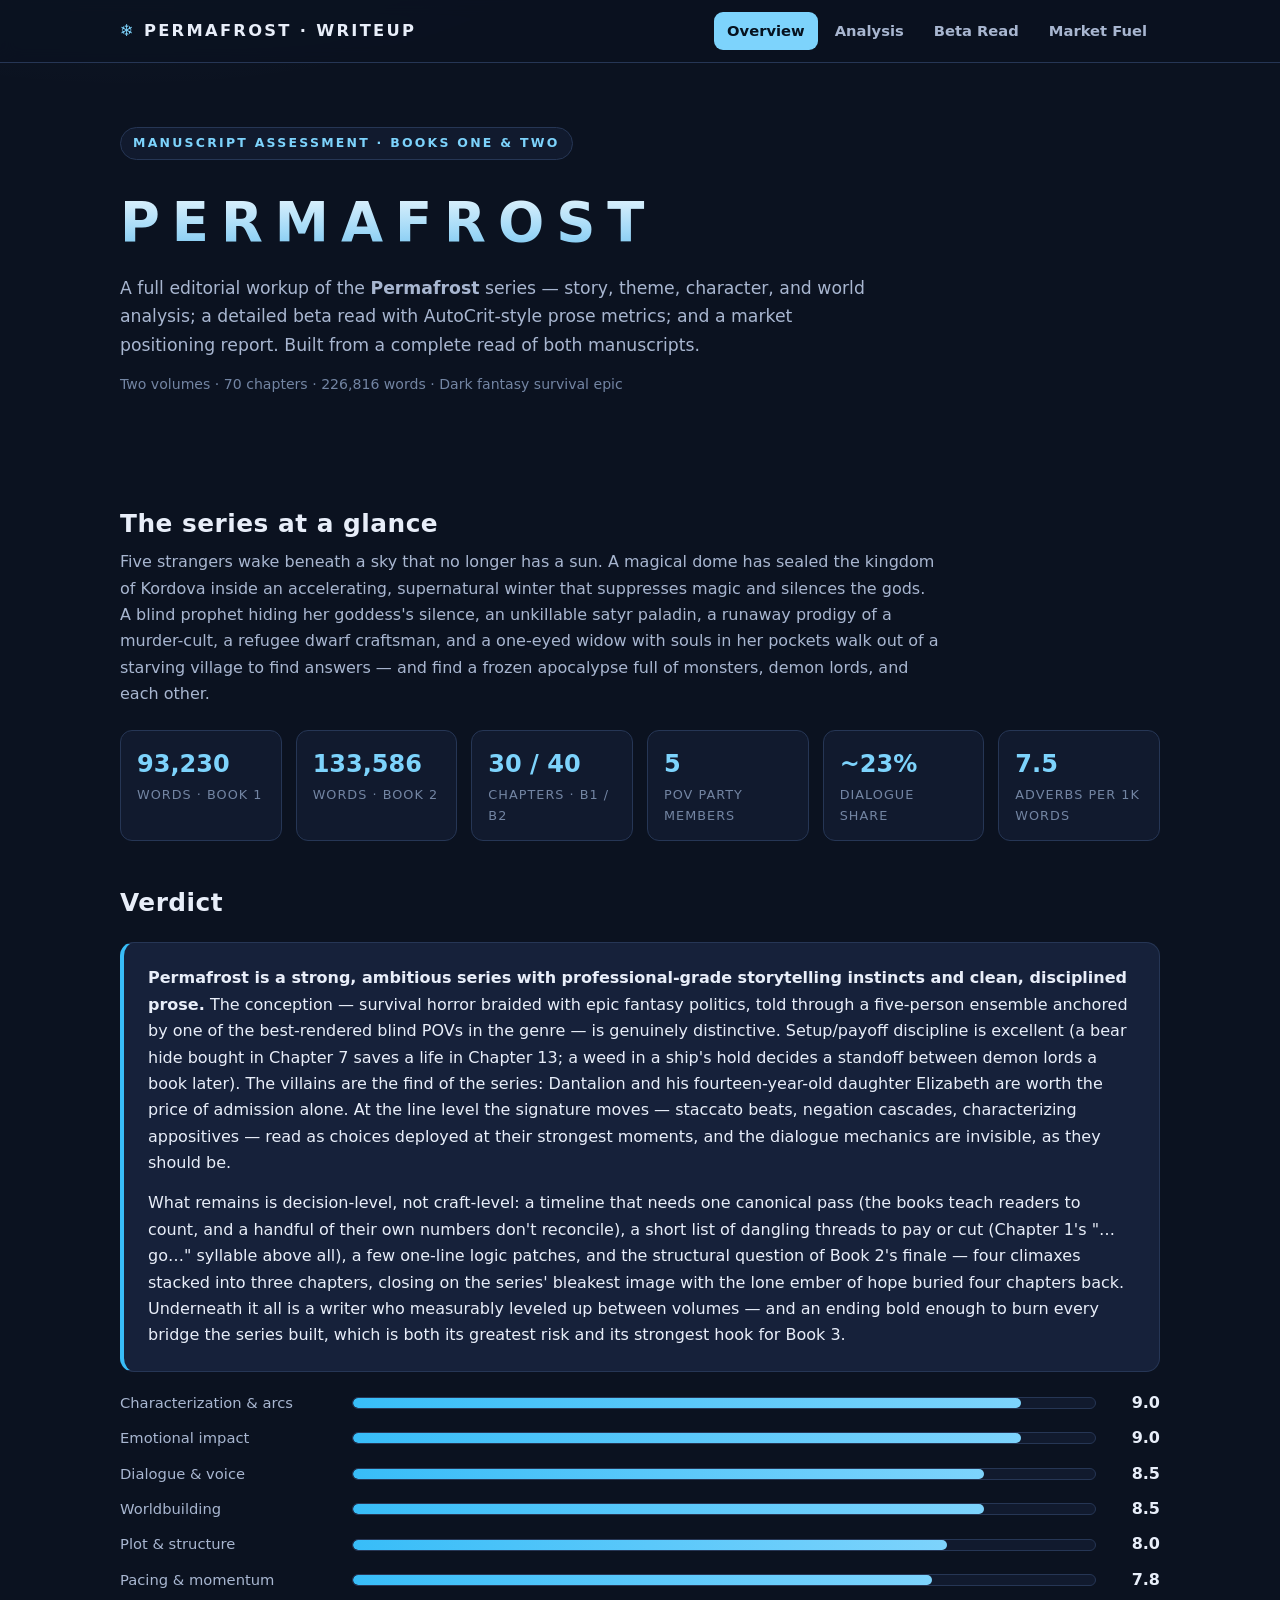
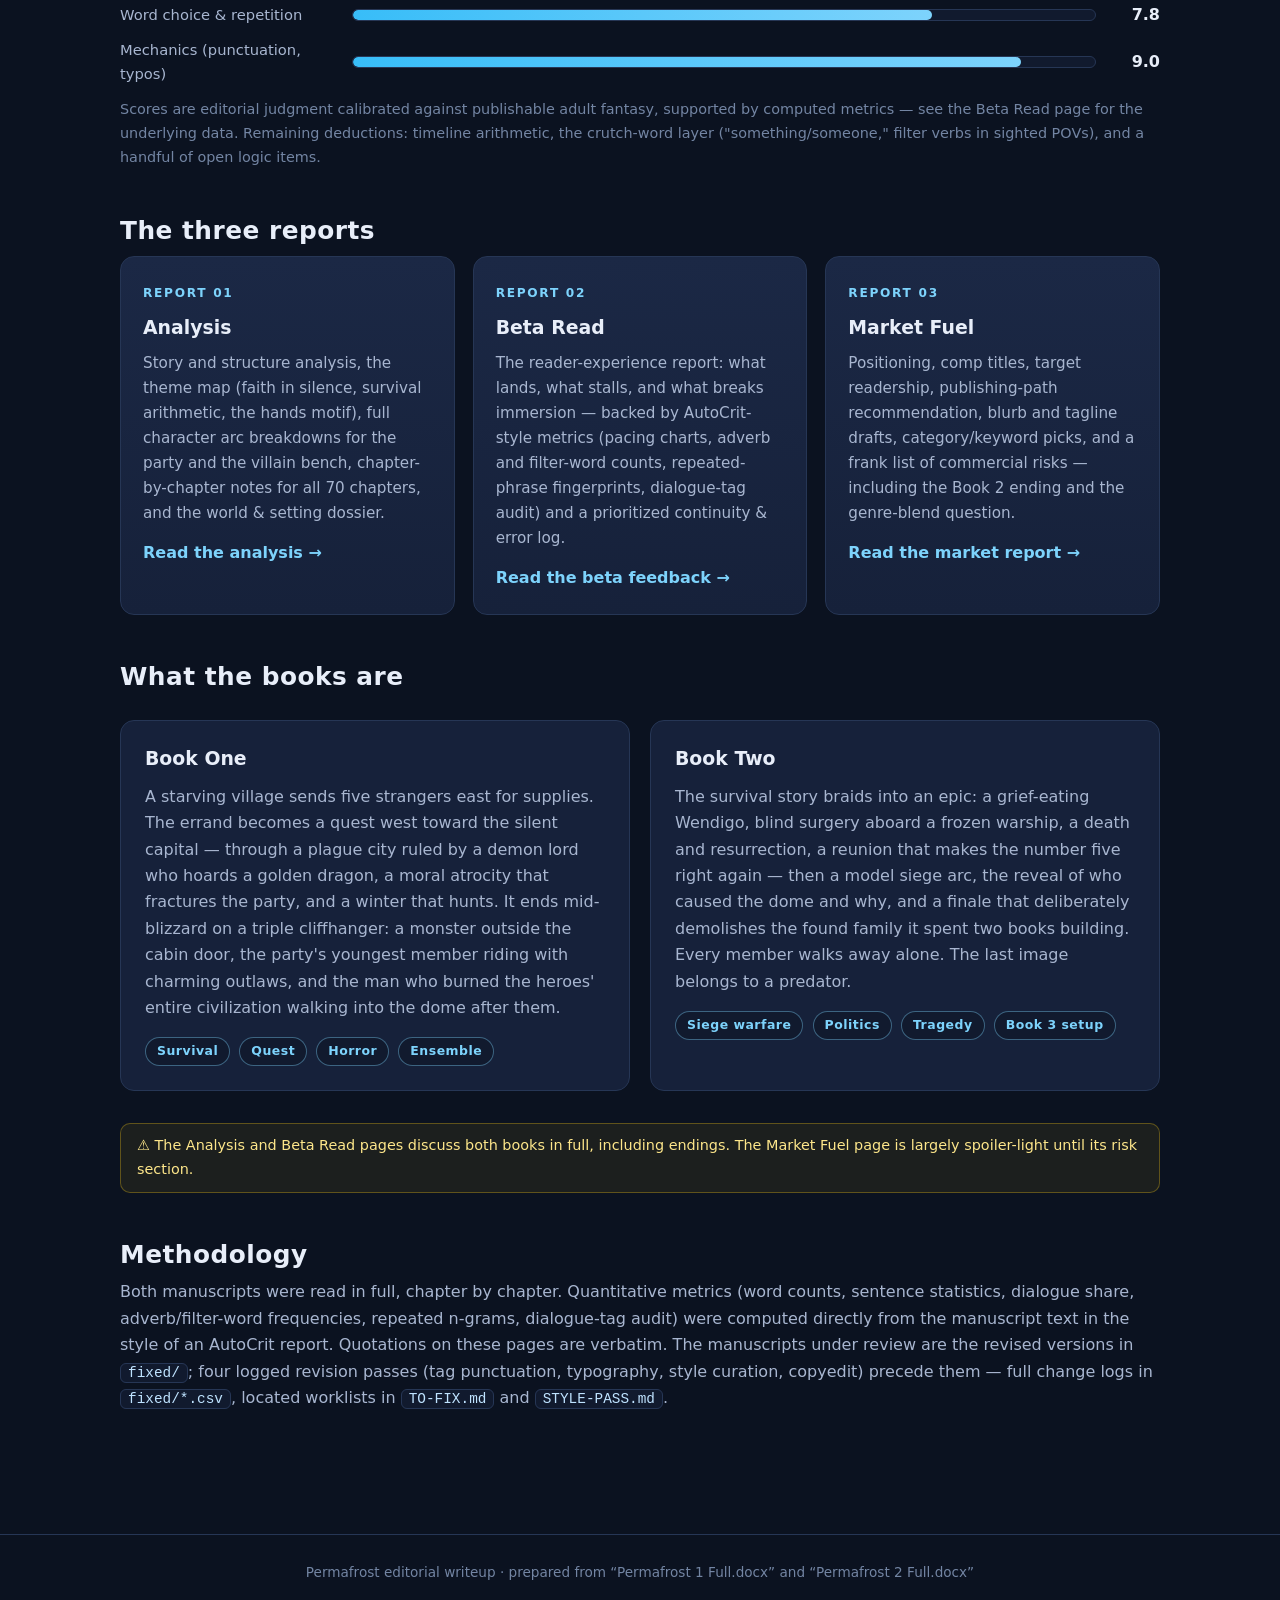
<file: site/index.html>
<!DOCTYPE html>
<html lang="en">
<head>
<meta charset="UTF-8">
<meta name="viewport" content="width=device-width, initial-scale=1.0">
<title>Permafrost — AutoCrit-Style Writeup</title>
<link rel="stylesheet" href="style.css">
</head>
<body>
<header class="site">
  <nav class="nav">
    <span class="brand"><span class="flake">❄</span>Permafrost · Writeup</span>
    <span class="links">
      <a href="index.html" class="active">Overview</a>
      <a href="analysis.html">Analysis</a>
      <a href="beta-read.html">Beta Read</a>
      <a href="market-fuel.html">Market Fuel</a>
    </span>
  </nav>
</header>

<div class="hero">
  <span class="kicker">Manuscript Assessment · Books One &amp; Two</span>
  <h1>Permafrost</h1>
  <p class="sub">A full editorial workup of the <strong>Permafrost</strong> series — story, theme, character, and world analysis; a detailed beta read with AutoCrit-style prose metrics; and a market positioning report. Built from a complete read of both manuscripts.</p>
  <p class="meta">Two volumes · 70 chapters · 226,816 words · Dark fantasy survival epic</p>
</div>

<main>

<section class="block">
  <h2 class="section">The series at a glance</h2>
  <p class="lede">Five strangers wake beneath a sky that no longer has a sun. A magical dome has sealed the kingdom of Kordova inside an accelerating, supernatural winter that suppresses magic and silences the gods. A blind prophet hiding her goddess's silence, an unkillable satyr paladin, a runaway prodigy of a murder-cult, a refugee dwarf craftsman, and a one-eyed widow with souls in her pockets walk out of a starving village to find answers — and find a frozen apocalypse full of monsters, demon lords, and each other.</p>

  <div class="stats">
    <div class="stat"><div class="num">93,230</div><div class="lbl">Words · Book 1</div></div>
    <div class="stat"><div class="num">133,586</div><div class="lbl">Words · Book 2</div></div>
    <div class="stat"><div class="num">30 / 40</div><div class="lbl">Chapters · B1 / B2</div></div>
    <div class="stat"><div class="num">5</div><div class="lbl">POV party members</div></div>
    <div class="stat"><div class="num">~23%</div><div class="lbl">Dialogue share</div></div>
    <div class="stat"><div class="num">7.5</div><div class="lbl">Adverbs per 1k words</div></div>
  </div>
</section>

<section class="block">
  <h2 class="section">Verdict</h2>
  <div class="panel frost">
    <p><strong>Permafrost is a strong, ambitious series with professional-grade storytelling instincts and clean, disciplined prose.</strong> The conception — survival horror braided with epic fantasy politics, told through a five-person ensemble anchored by one of the best-rendered blind POVs in the genre — is genuinely distinctive. Setup/payoff discipline is excellent (a bear hide bought in Chapter 7 saves a life in Chapter 13; a weed in a ship's hold decides a standoff between demon lords a book later). The villains are the find of the series: Dantalion and his fourteen-year-old daughter Elizabeth are worth the price of admission alone. At the line level the signature moves — staccato beats, negation cascades, characterizing appositives — read as choices deployed at their strongest moments, and the dialogue mechanics are invisible, as they should be.</p>
    <p>What remains is decision-level, not craft-level: a timeline that needs one canonical pass (the books teach readers to count, and a handful of their own numbers don't reconcile), a short list of dangling threads to pay or cut (Chapter 1's "…go…" syllable above all), a few one-line logic patches, and the structural question of Book 2's finale — four climaxes stacked into three chapters, closing on the series' bleakest image with the lone ember of hope buried four chapters back. Underneath it all is a writer who measurably leveled up between volumes — and an ending bold enough to burn every bridge the series built, which is both its greatest risk and its strongest hook for Book 3.</p>
  </div>

  <div class="scorebar">
    <div class="row"><span class="lbl">Characterization &amp; arcs</span><div class="track"><div class="fill" style="width:90%"></div></div><span class="val">9.0</span></div>
    <div class="row"><span class="lbl">Emotional impact</span><div class="track"><div class="fill" style="width:90%"></div></div><span class="val">9.0</span></div>
    <div class="row"><span class="lbl">Dialogue &amp; voice</span><div class="track"><div class="fill" style="width:85%"></div></div><span class="val">8.5</span></div>
    <div class="row"><span class="lbl">Worldbuilding</span><div class="track"><div class="fill" style="width:85%"></div></div><span class="val">8.5</span></div>
    <div class="row"><span class="lbl">Plot &amp; structure</span><div class="track"><div class="fill" style="width:80%"></div></div><span class="val">8.0</span></div>
    <div class="row"><span class="lbl">Pacing &amp; momentum</span><div class="track"><div class="fill" style="width:78%"></div></div><span class="val">7.8</span></div>
    <div class="row"><span class="lbl">Word choice &amp; repetition</span><div class="track"><div class="fill" style="width:78%"></div></div><span class="val">7.8</span></div>
    <div class="row"><span class="lbl">Mechanics (punctuation, typos)</span><div class="track"><div class="fill" style="width:90%"></div></div><span class="val">9.0</span></div>
  </div>
  <p class="faint">Scores are editorial judgment calibrated against publishable adult fantasy, supported by computed metrics — see the Beta Read page for the underlying data. Remaining deductions: timeline arithmetic, the crutch-word layer ("something/someone," filter verbs in sighted POVs), and a handful of open logic items.</p>
</section>

<section class="block">
  <h2 class="section">The three reports</h2>
  <div class="cards">
    <div class="card">
      <span class="tag">Report 01</span>
      <h3>Analysis</h3>
      <p>Story and structure analysis, the theme map (faith in silence, survival arithmetic, the hands motif), full character arc breakdowns for the party and the villain bench, chapter-by-chapter notes for all 70 chapters, and the world &amp; setting dossier.</p>
      <a class="cta" href="analysis.html">Read the analysis →</a>
    </div>
    <div class="card">
      <span class="tag">Report 02</span>
      <h3>Beta Read</h3>
      <p>The reader-experience report: what lands, what stalls, and what breaks immersion — backed by AutoCrit-style metrics (pacing charts, adverb and filter-word counts, repeated-phrase fingerprints, dialogue-tag audit) and a prioritized continuity &amp; error log.</p>
      <a class="cta" href="beta-read.html">Read the beta feedback →</a>
    </div>
    <div class="card">
      <span class="tag">Report 03</span>
      <h3>Market Fuel</h3>
      <p>Positioning, comp titles, target readership, publishing-path recommendation, blurb and tagline drafts, category/keyword picks, and a frank list of commercial risks — including the Book 2 ending and the genre-blend question.</p>
      <a class="cta" href="market-fuel.html">Read the market report →</a>
    </div>
  </div>
</section>

<section class="block">
  <h2 class="section">What the books are</h2>
  <div class="cols">
    <div class="panel">
      <h3>Book One</h3>
      <p class="dim">A starving village sends five strangers east for supplies. The errand becomes a quest west toward the silent capital — through a plague city ruled by a demon lord who hoards a golden dragon, a moral atrocity that fractures the party, and a winter that hunts. It ends mid-blizzard on a triple cliffhanger: a monster outside the cabin door, the party's youngest member riding with charming outlaws, and the man who burned the heroes' entire civilization walking into the dome after them.</p>
      <p><span class="pill frost">Survival</span> <span class="pill frost">Quest</span> <span class="pill frost">Horror</span> <span class="pill frost">Ensemble</span></p>
    </div>
    <div class="panel">
      <h3>Book Two</h3>
      <p class="dim">The survival story braids into an epic: a grief-eating Wendigo, blind surgery aboard a frozen warship, a death and resurrection, a reunion that makes the number five right again — then a model siege arc, the reveal of who caused the dome and why, and a finale that deliberately demolishes the found family it spent two books building. Every member walks away alone. The last image belongs to a predator.</p>
      <p><span class="pill frost">Siege warfare</span> <span class="pill frost">Politics</span> <span class="pill frost">Tragedy</span> <span class="pill frost">Book 3 setup</span></p>
    </div>
  </div>
  <div class="spoiler-note">⚠ The Analysis and Beta Read pages discuss both books in full, including endings. The Market Fuel page is largely spoiler-light until its risk section.</div>
</section>

<section class="block">
  <h2 class="section">Methodology</h2>
  <p class="dim">Both manuscripts were read in full, chapter by chapter. Quantitative metrics (word counts, sentence statistics, dialogue share, adverb/filter-word frequencies, repeated n-grams, dialogue-tag audit) were computed directly from the manuscript text in the style of an AutoCrit report. Quotations on these pages are verbatim. The manuscripts under review are the revised versions in <code>fixed/</code>; four logged revision passes (tag punctuation, typography, style curation, copyedit) precede them — full change logs in <code>fixed/*.csv</code>, located worklists in <code>TO-FIX.md</code> and <code>STYLE-PASS.md</code>.</p>
</section>

</main>
<footer class="site">Permafrost editorial writeup · prepared from “Permafrost 1 Full.docx” and “Permafrost 2 Full.docx”</footer>
</body>
</html>
</file>
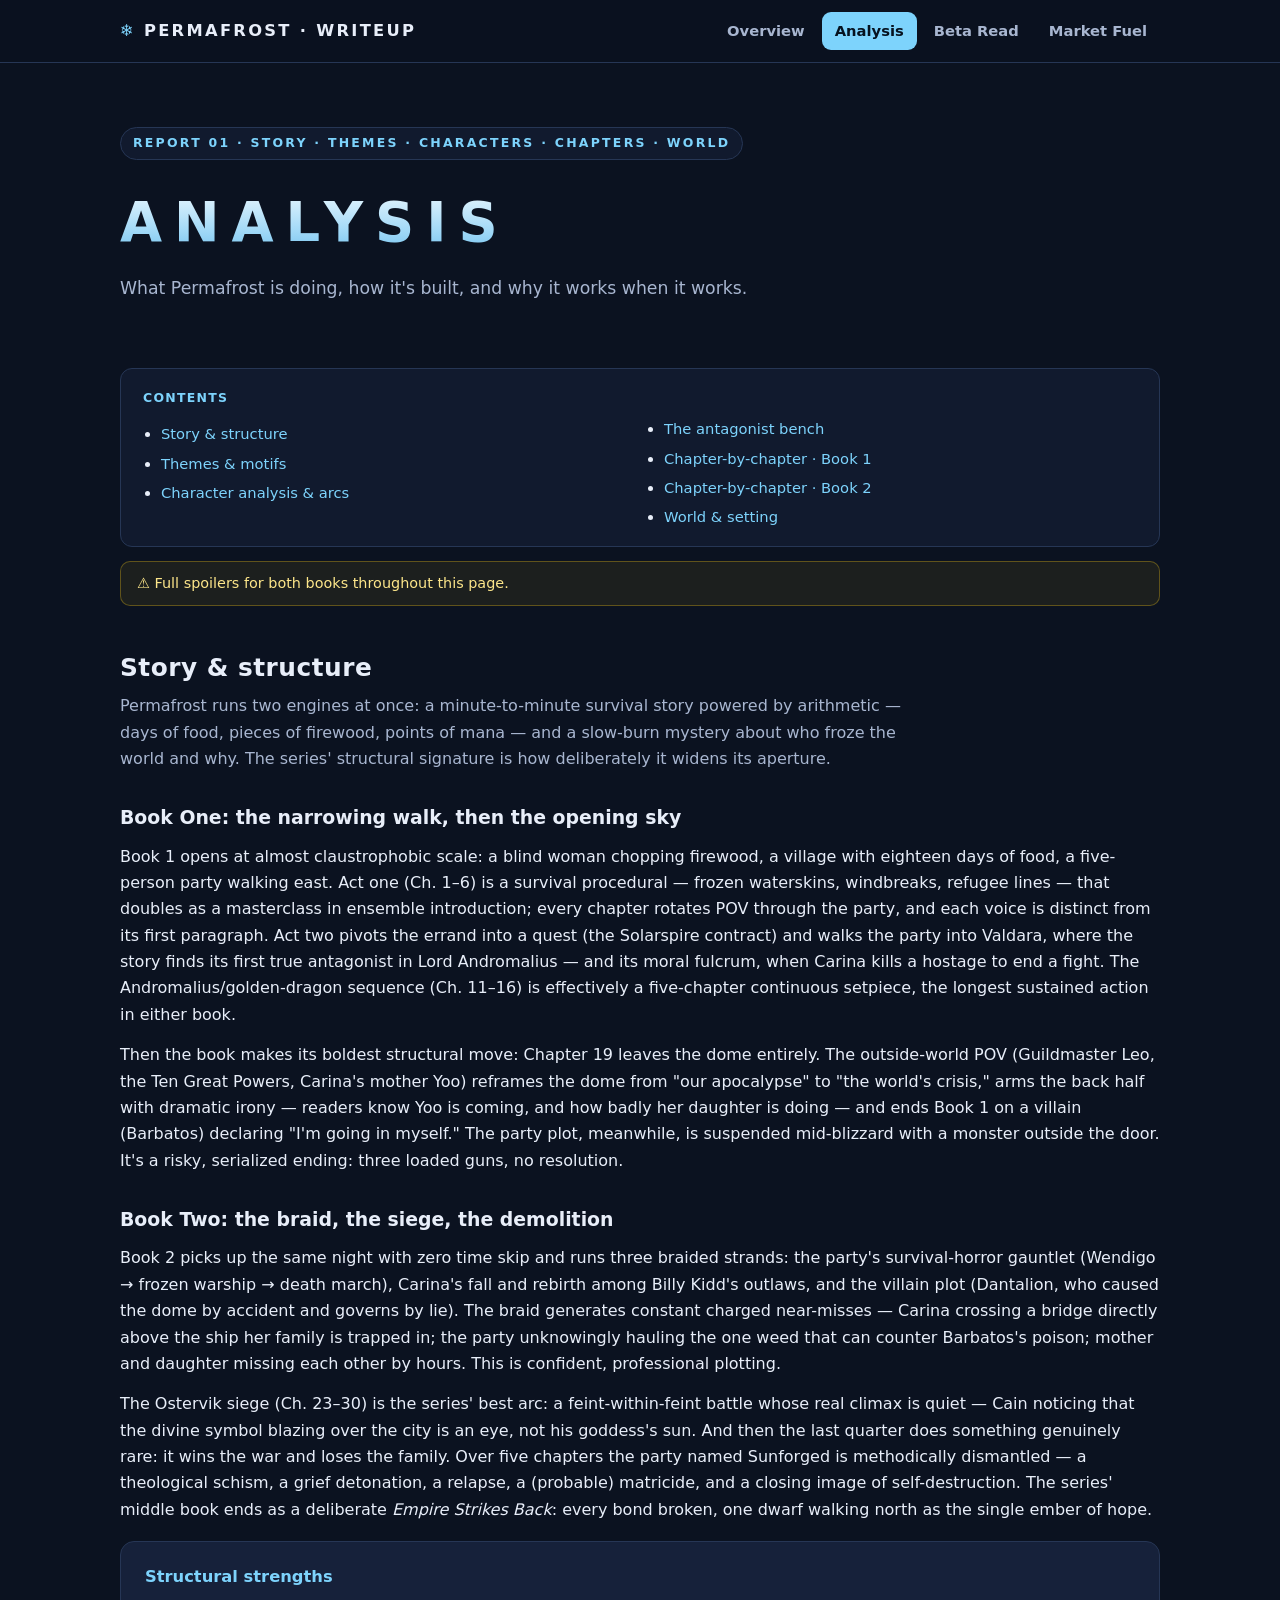
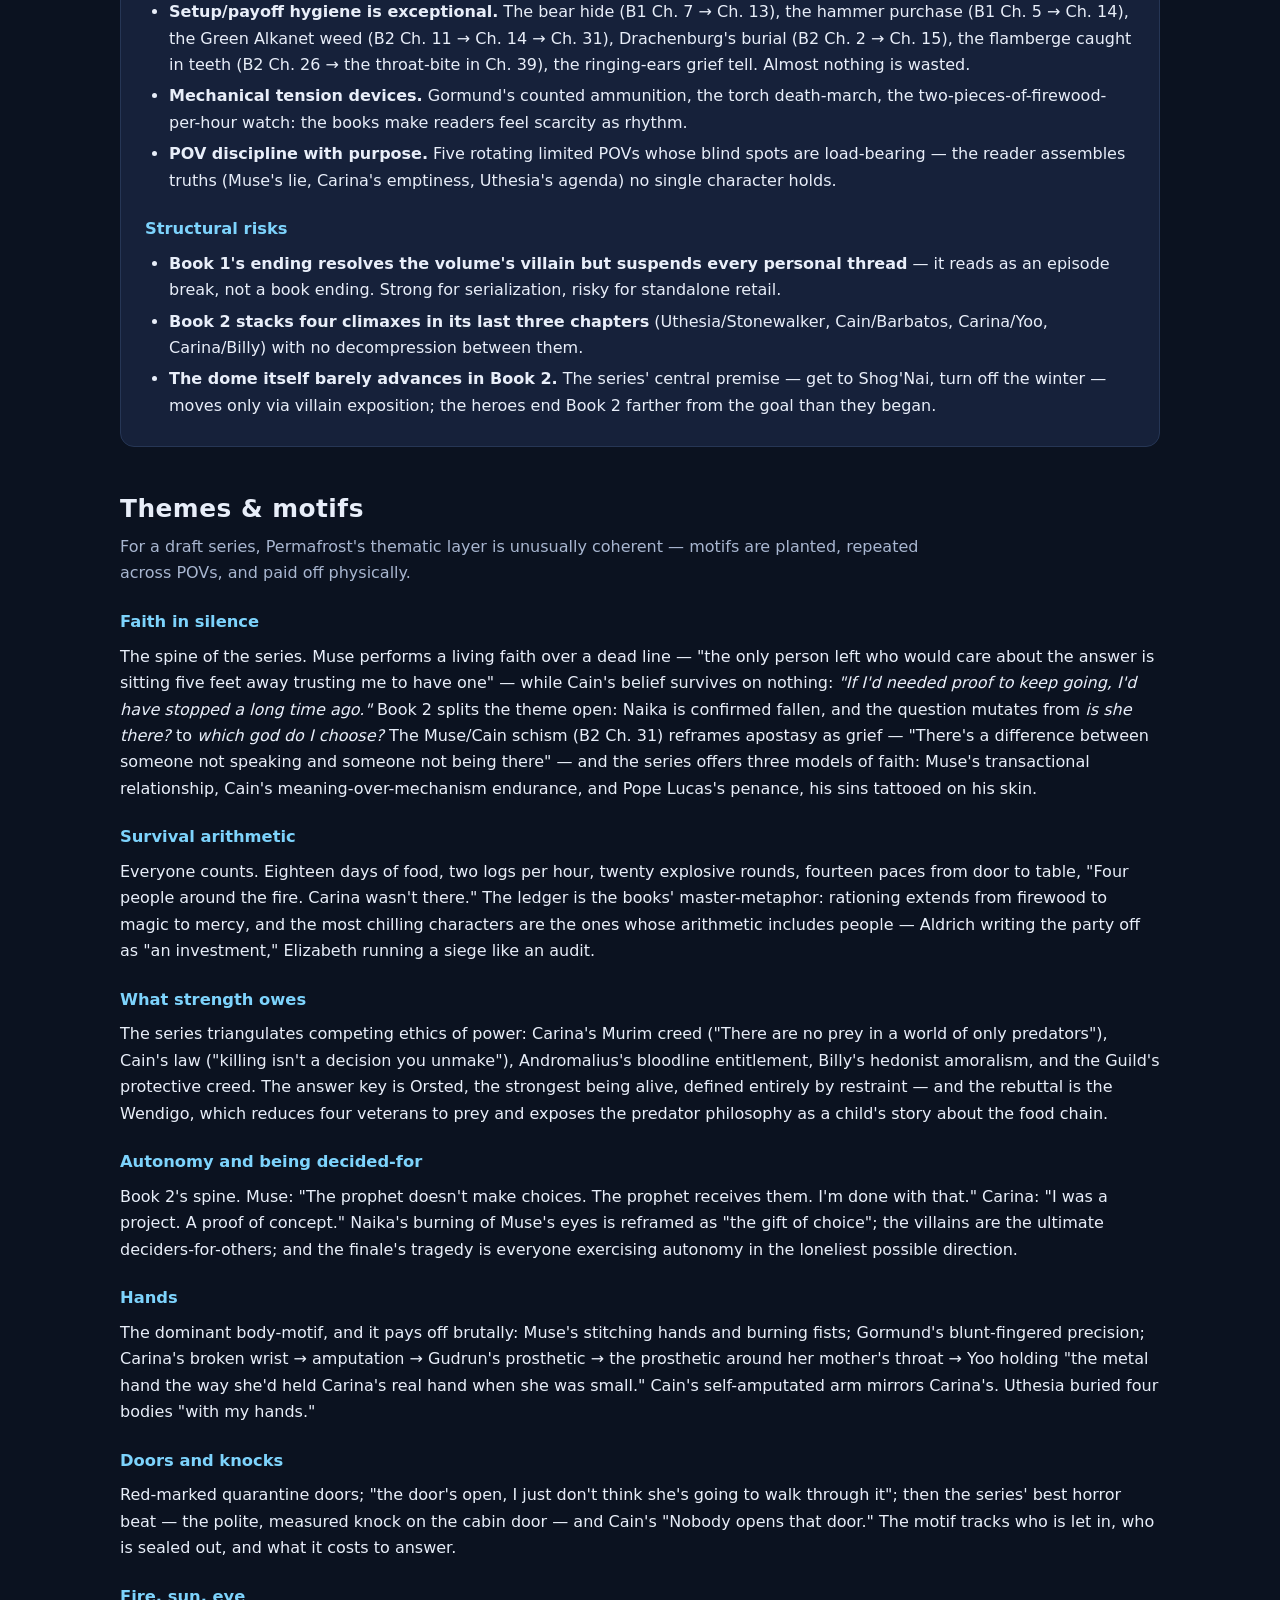
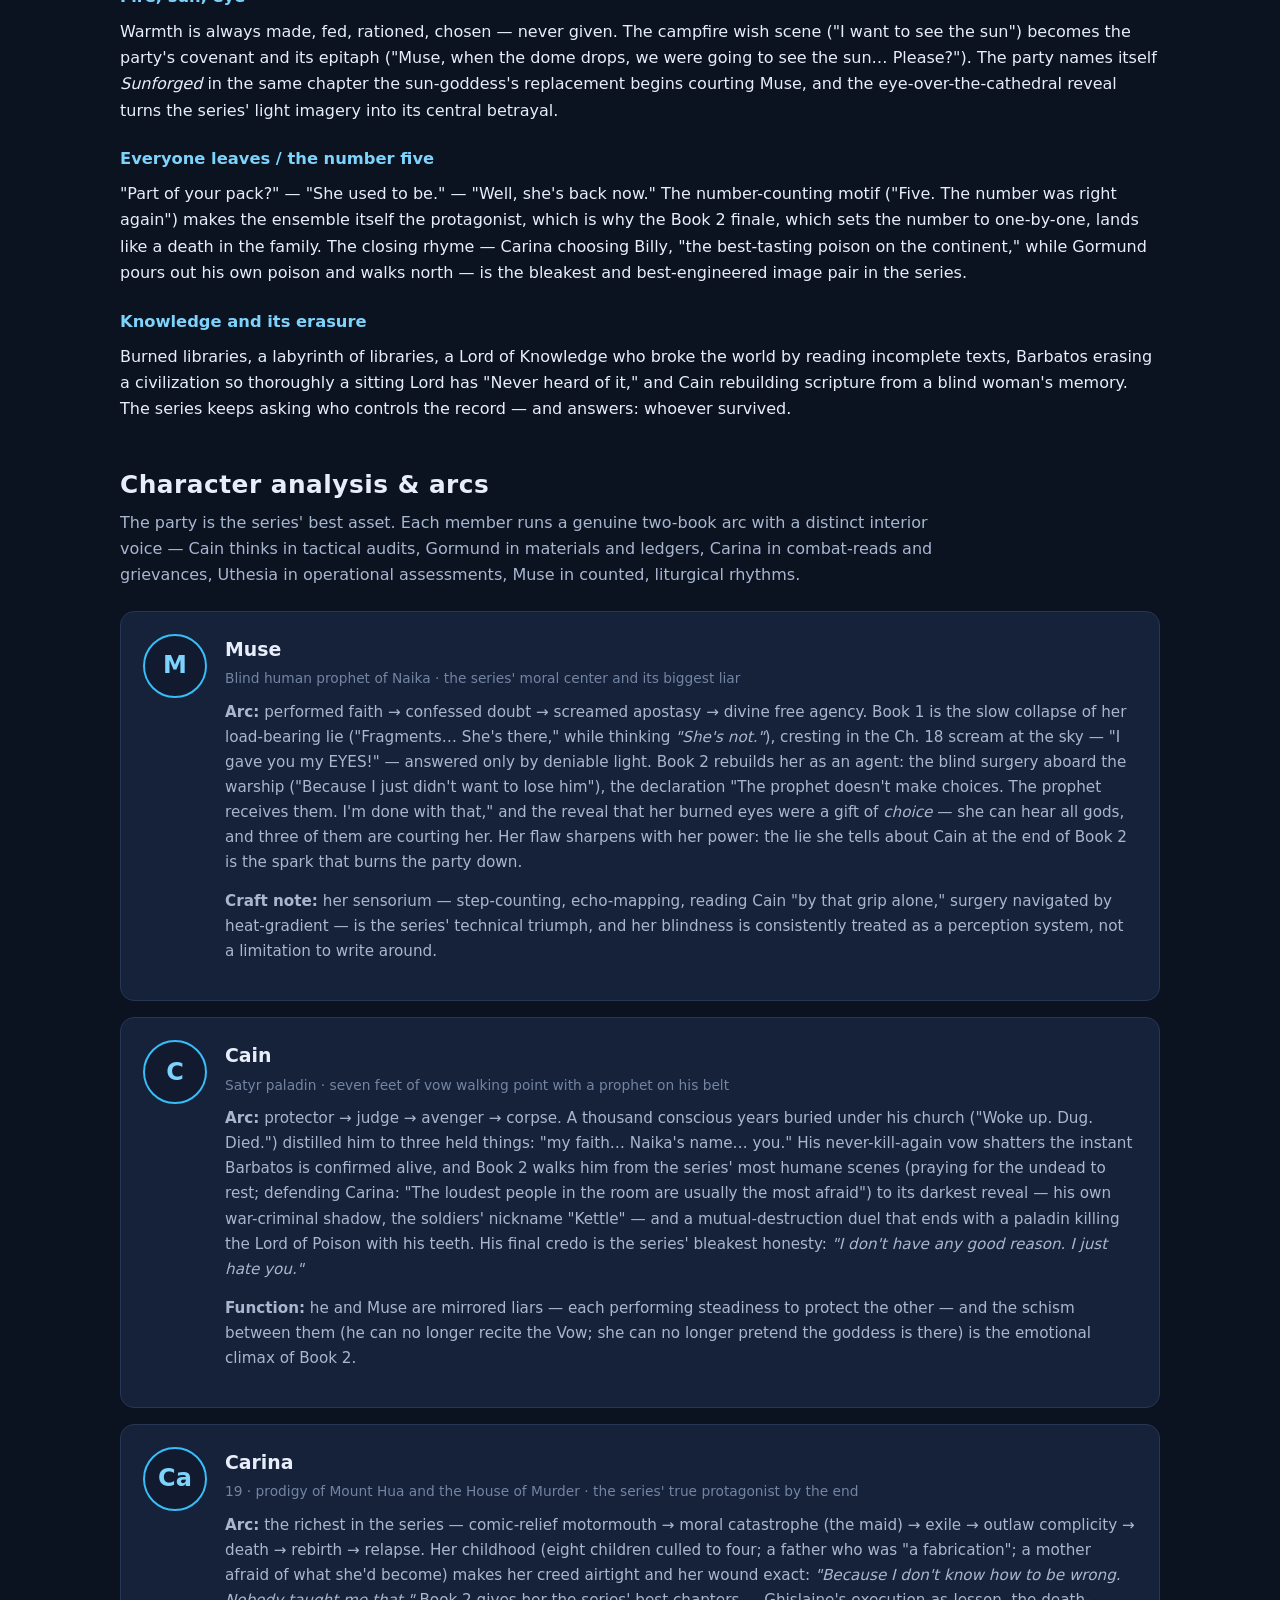
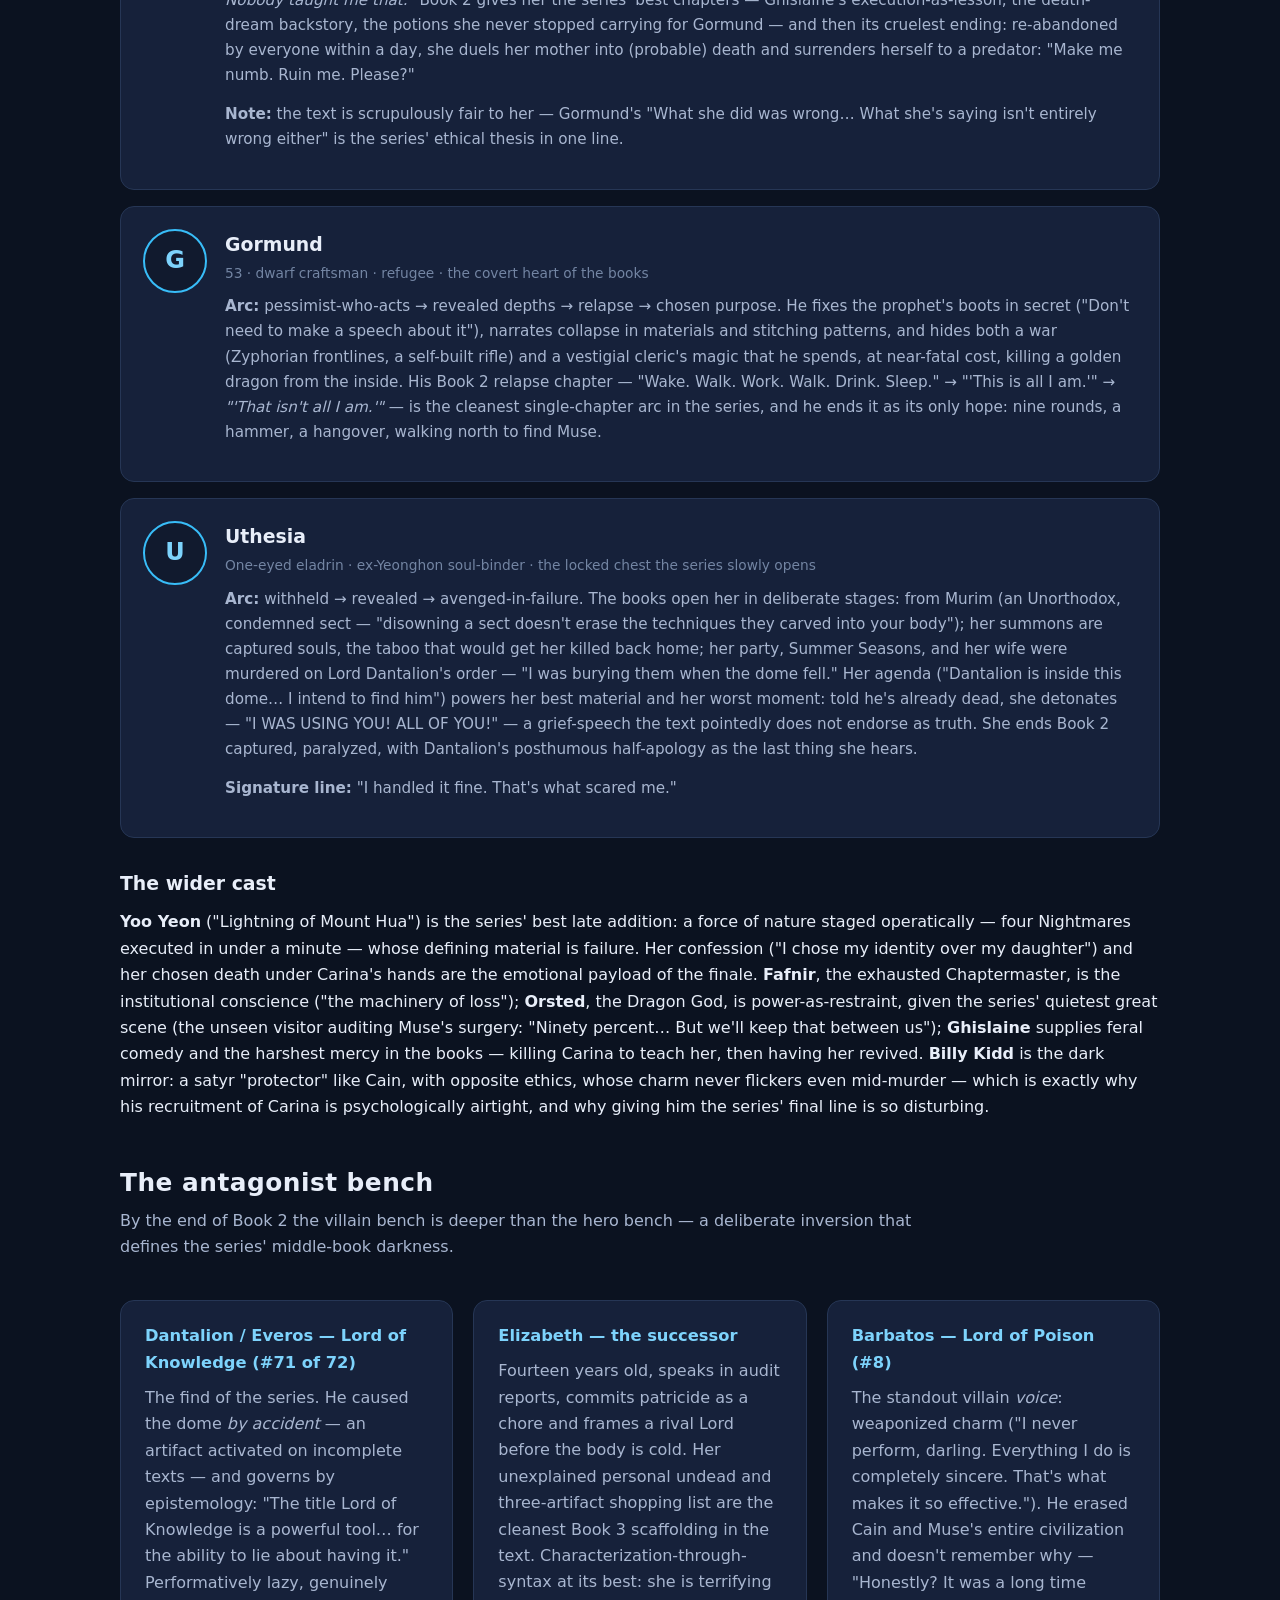
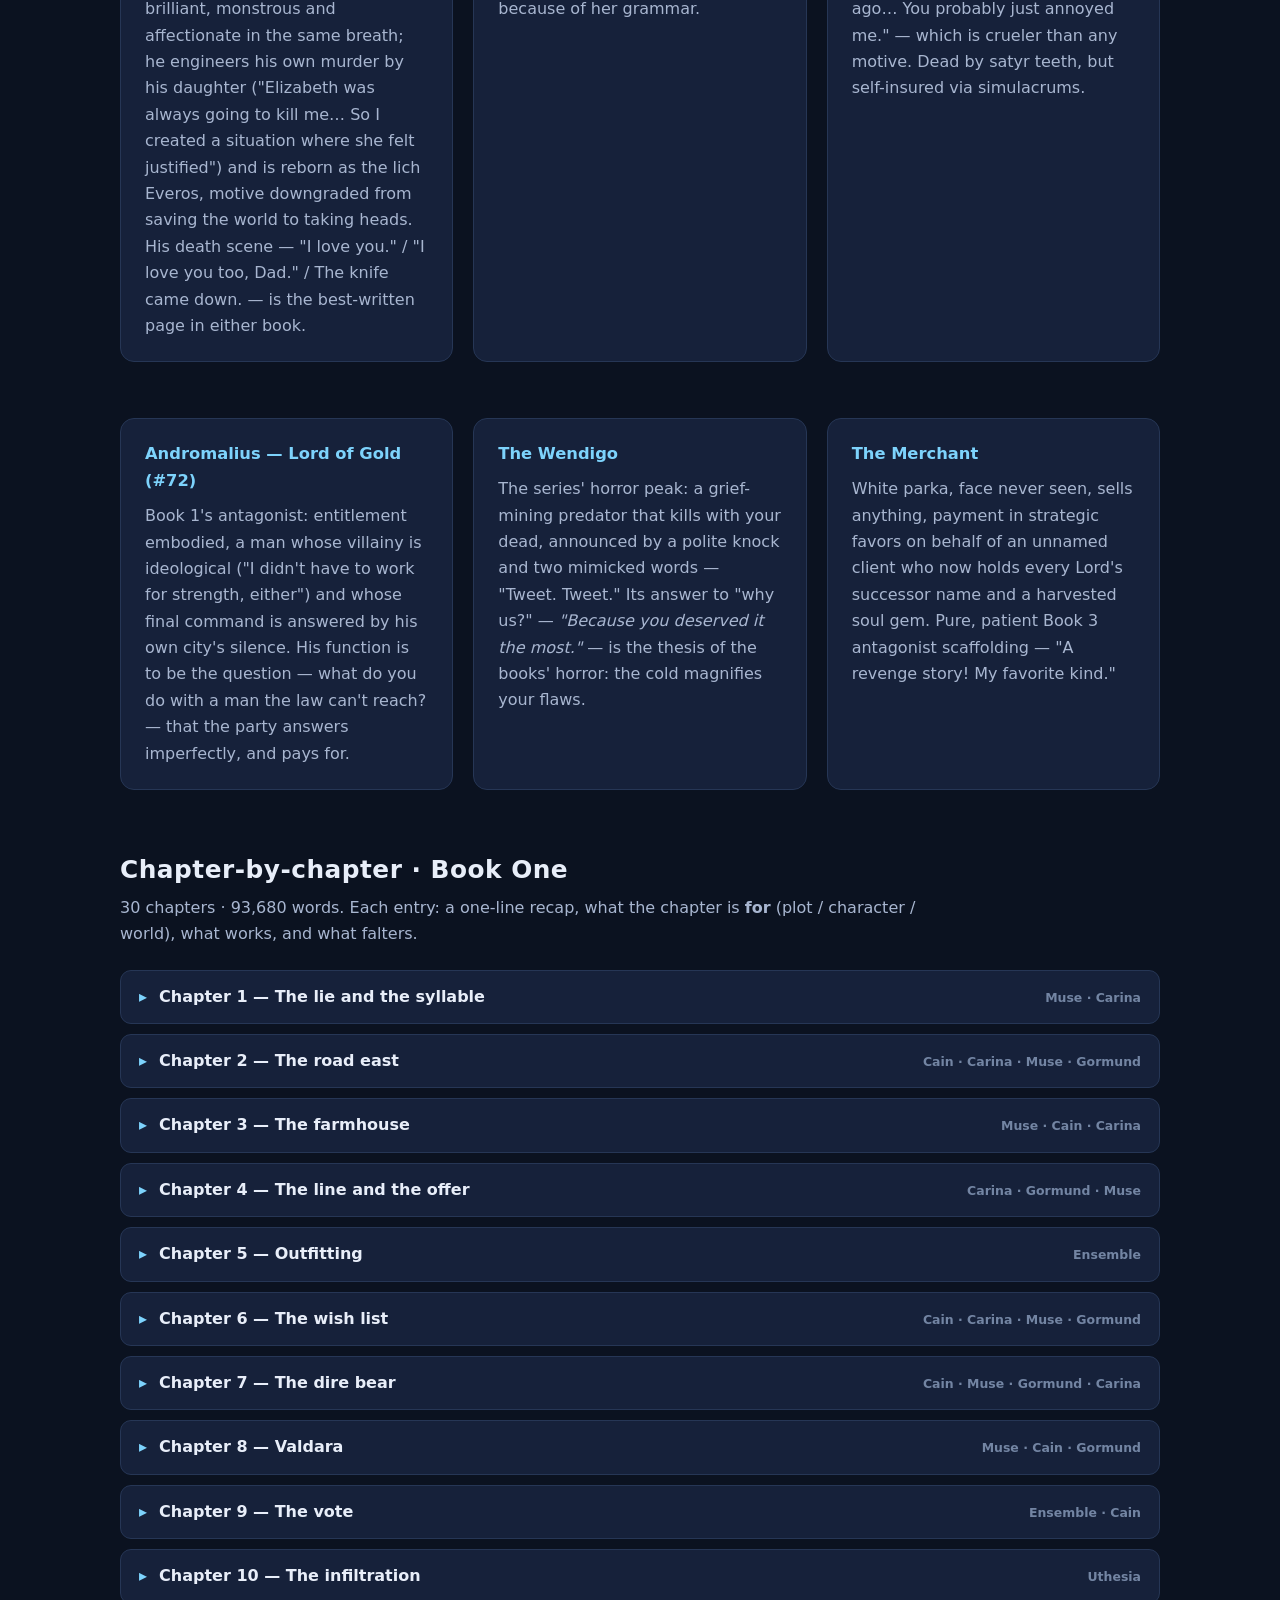
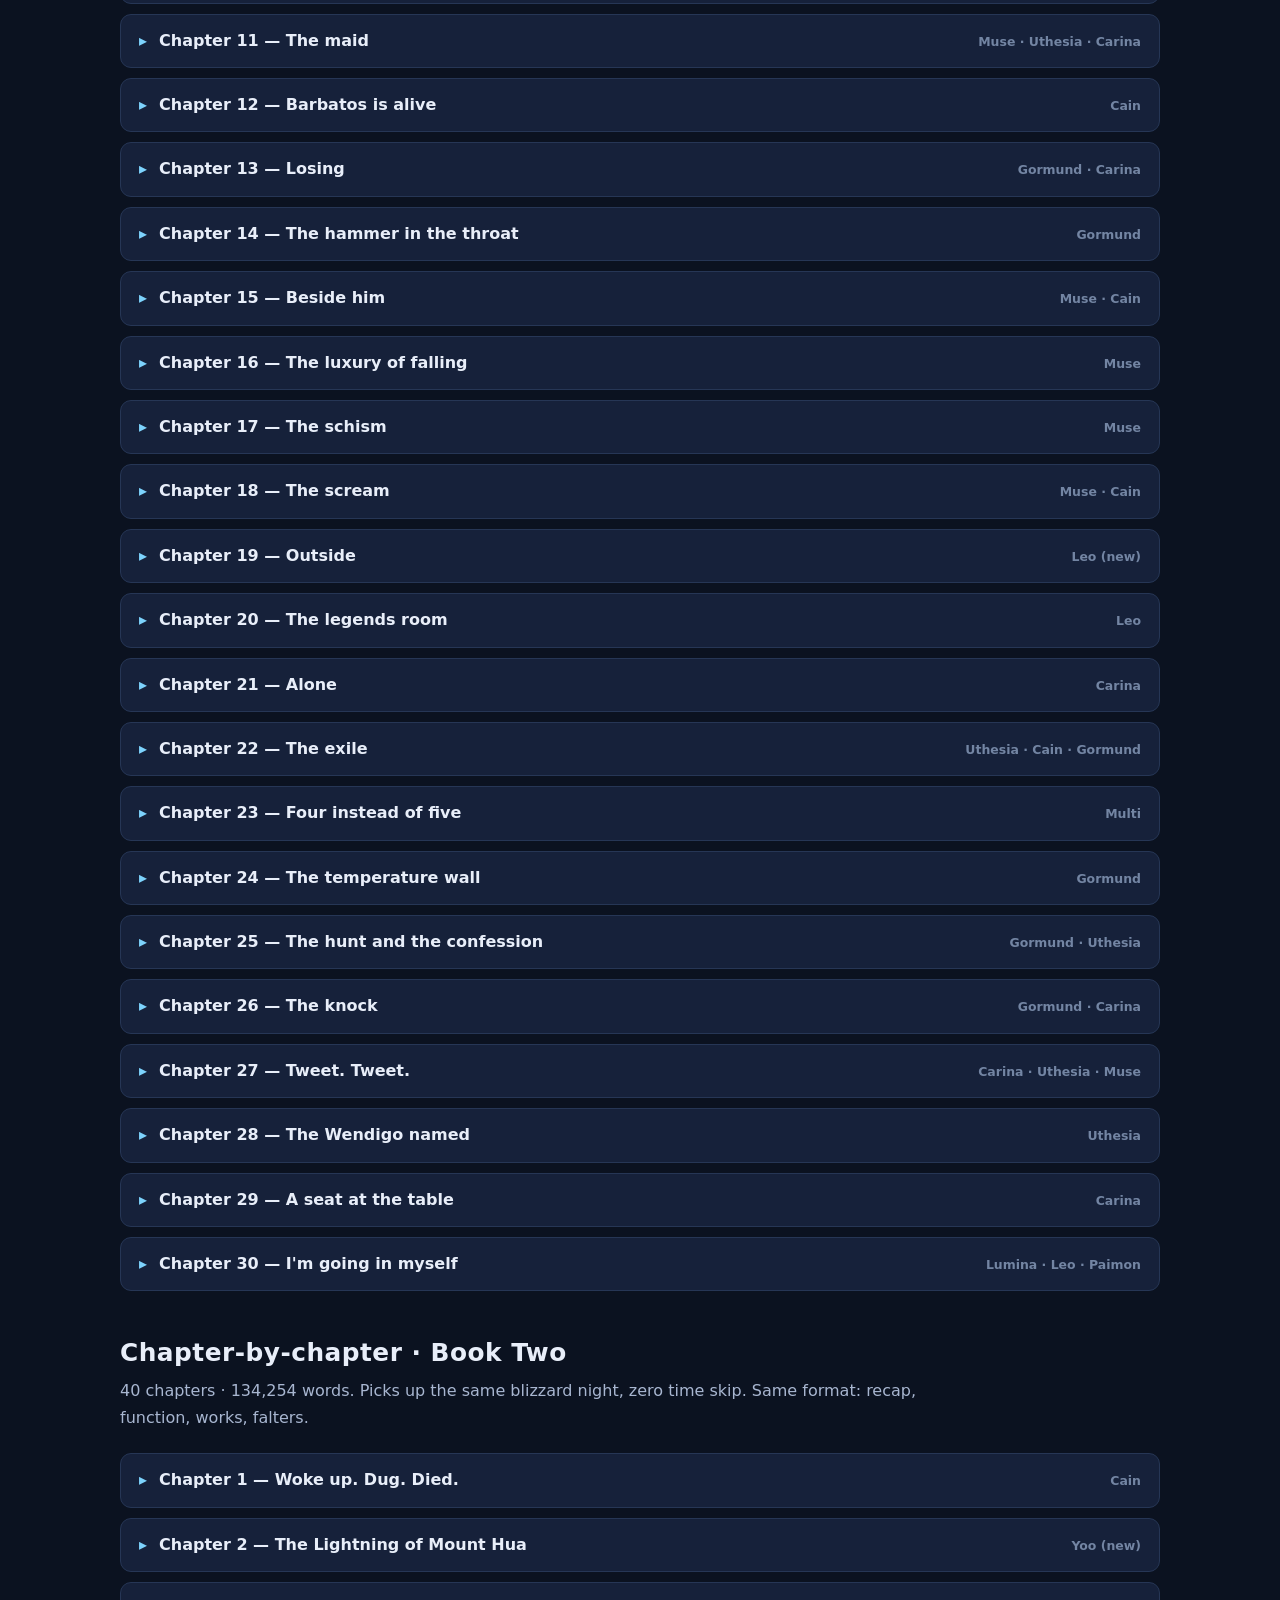
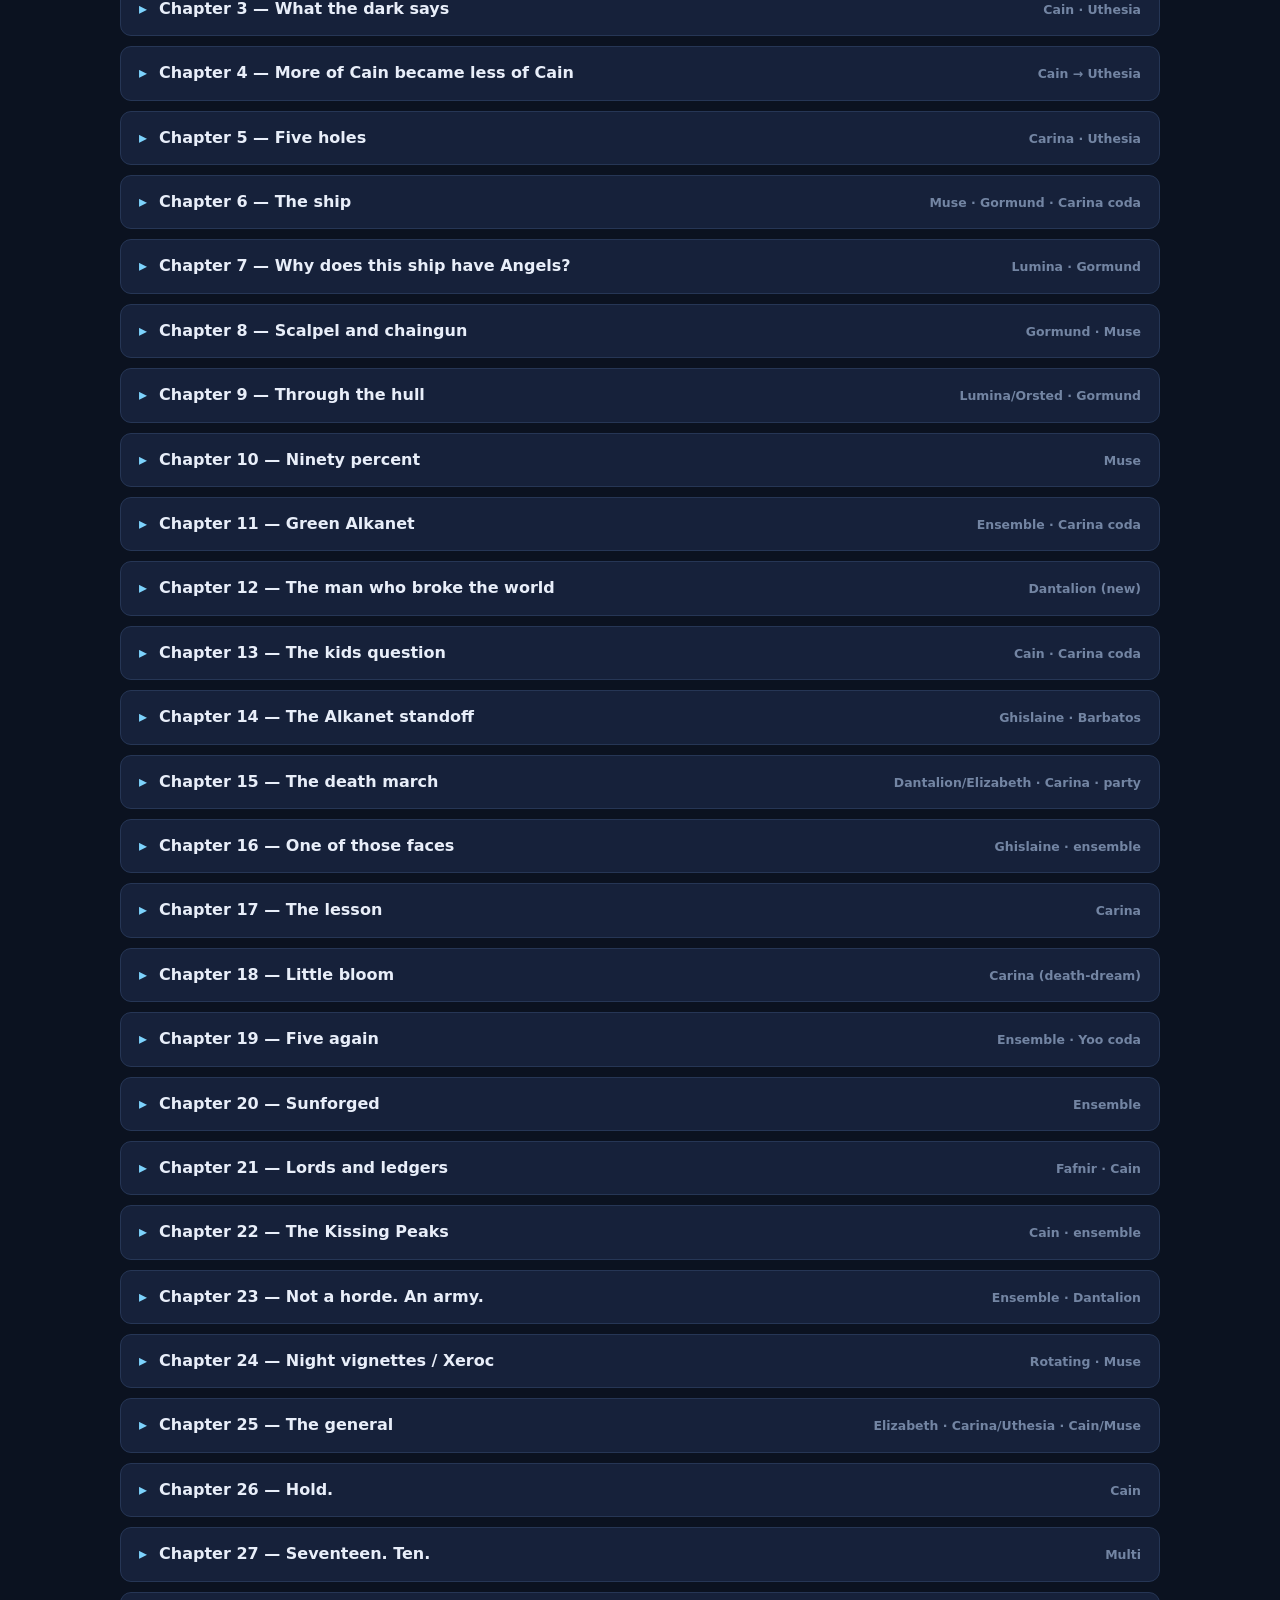
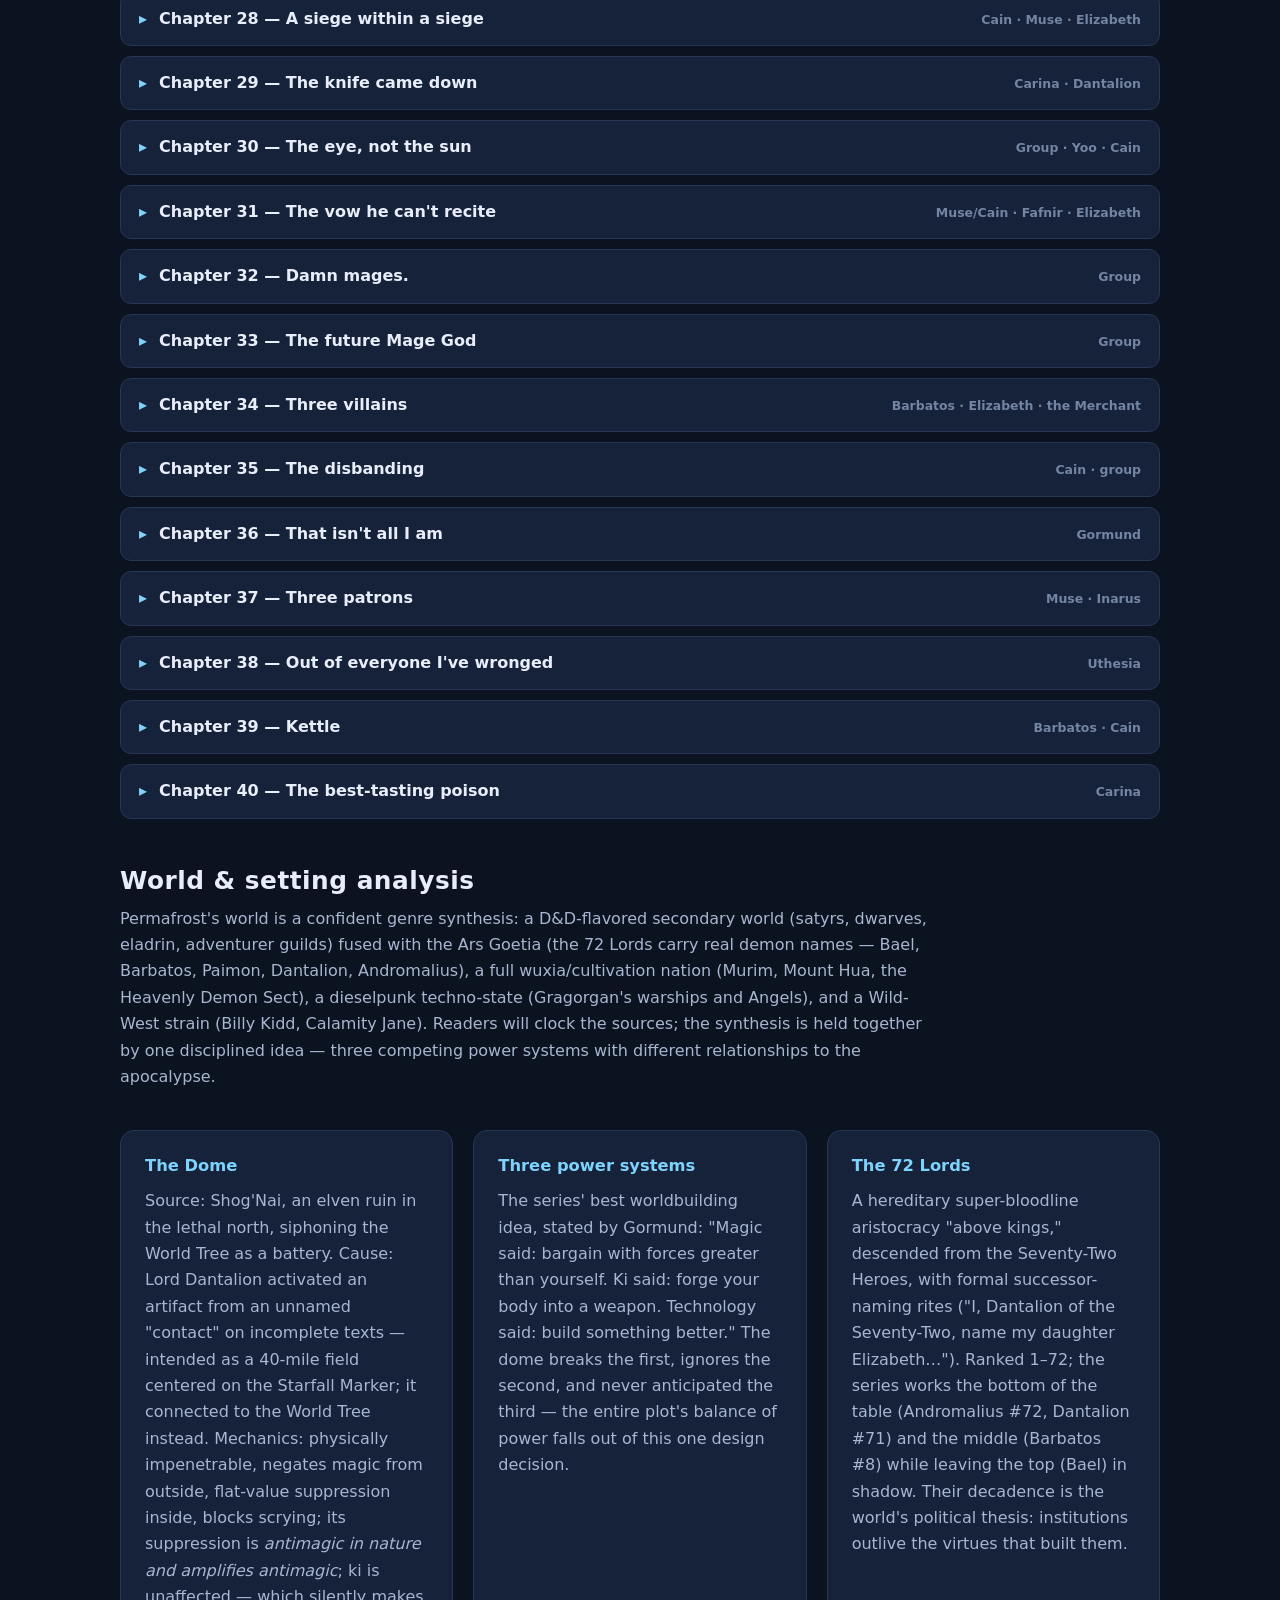
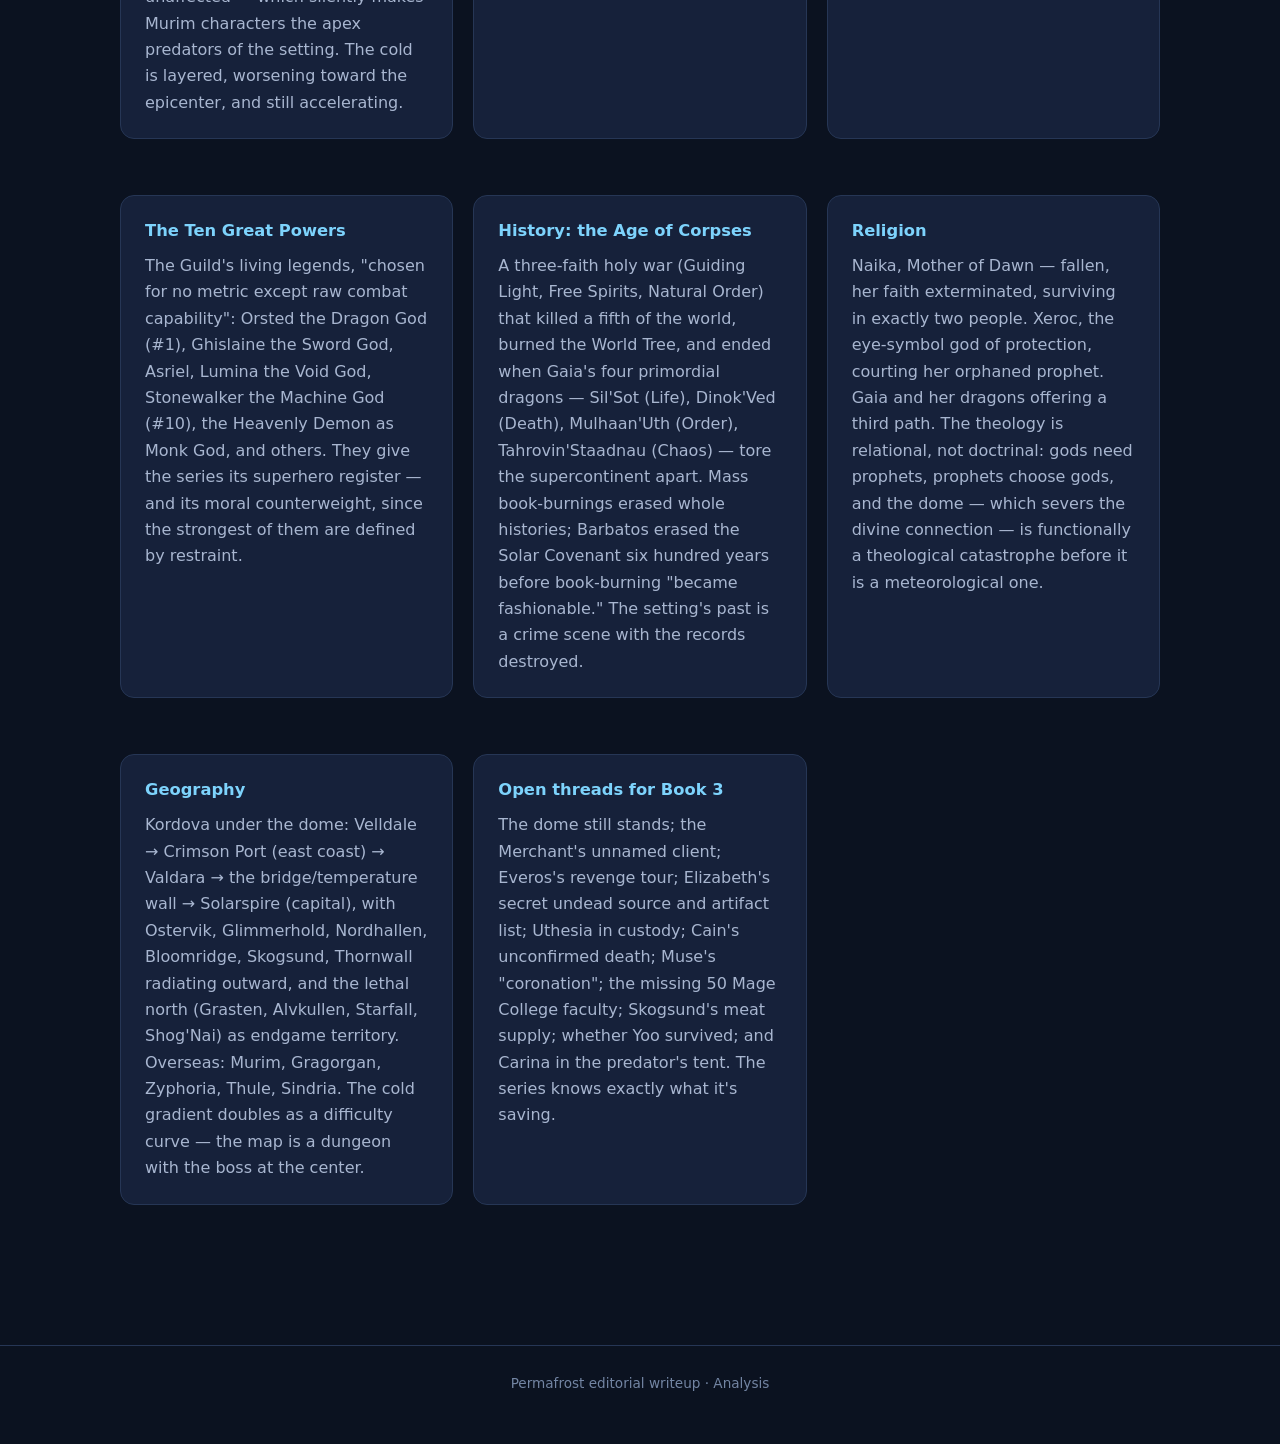
<file: site/analysis.html>
<!DOCTYPE html>
<html lang="en">
<head>
<meta charset="UTF-8">
<meta name="viewport" content="width=device-width, initial-scale=1.0">
<title>Analysis — Permafrost Writeup</title>
<link rel="stylesheet" href="style.css">
</head>
<body>
<header class="site">
  <nav class="nav">
    <span class="brand"><span class="flake">❄</span>Permafrost · Writeup</span>
    <span class="links">
      <a href="index.html">Overview</a>
      <a href="analysis.html" class="active">Analysis</a>
      <a href="beta-read.html">Beta Read</a>
      <a href="market-fuel.html">Market Fuel</a>
    </span>
  </nav>
</header>

<div class="hero">
  <span class="kicker">Report 01 · Story · Themes · Characters · Chapters · World</span>
  <h1>Analysis</h1>
  <p class="sub">What Permafrost is doing, how it's built, and why it works when it works.</p>
</div>

<main>

<div class="toc">
  <strong>Contents</strong>
  <ul>
    <li><a href="#story">Story &amp; structure</a></li>
    <li><a href="#themes">Themes &amp; motifs</a></li>
    <li><a href="#characters">Character analysis &amp; arcs</a></li>
    <li><a href="#villains">The antagonist bench</a></li>
    <li><a href="#chapters1">Chapter-by-chapter · Book 1</a></li>
    <li><a href="#chapters2">Chapter-by-chapter · Book 2</a></li>
    <li><a href="#world">World &amp; setting</a></li>
  </ul>
</div>
<div class="spoiler-note">⚠ Full spoilers for both books throughout this page.</div>

<section class="block" id="story">
  <h2 class="section">Story &amp; structure</h2>
  <p class="lede">Permafrost runs two engines at once: a minute-to-minute survival story powered by arithmetic — days of food, pieces of firewood, points of mana — and a slow-burn mystery about who froze the world and why. The series' structural signature is how deliberately it widens its aperture.</p>

  <h3>Book One: the narrowing walk, then the opening sky</h3>
  <p>Book 1 opens at almost claustrophobic scale: a blind woman chopping firewood, a village with eighteen days of food, a five-person party walking east. Act one (Ch. 1–6) is a survival procedural — frozen waterskins, windbreaks, refugee lines — that doubles as a masterclass in ensemble introduction; every chapter rotates POV through the party, and each voice is distinct from its first paragraph. Act two pivots the errand into a quest (the Solarspire contract) and walks the party into Valdara, where the story finds its first true antagonist in Lord Andromalius — and its moral fulcrum, when Carina kills a hostage to end a fight. The Andromalius/golden-dragon sequence (Ch. 11–16) is effectively a five-chapter continuous setpiece, the longest sustained action in either book.</p>
  <p>Then the book makes its boldest structural move: Chapter 19 leaves the dome entirely. The outside-world POV (Guildmaster Leo, the Ten Great Powers, Carina's mother Yoo) reframes the dome from "our apocalypse" to "the world's crisis," arms the back half with dramatic irony — readers know Yoo is coming, and how badly her daughter is doing — and ends Book 1 on a villain (Barbatos) declaring "I'm going in myself." The party plot, meanwhile, is suspended mid-blizzard with a monster outside the door. It's a risky, serialized ending: three loaded guns, no resolution.</p>

  <h3>Book Two: the braid, the siege, the demolition</h3>
  <p>Book 2 picks up the same night with zero time skip and runs three braided strands: the party's survival-horror gauntlet (Wendigo → frozen warship → death march), Carina's fall and rebirth among Billy Kidd's outlaws, and the villain plot (Dantalion, who caused the dome by accident and governs by lie). The braid generates constant charged near-misses — Carina crossing a bridge directly above the ship her family is trapped in; the party unknowingly hauling the one weed that can counter Barbatos's poison; mother and daughter missing each other by hours. This is confident, professional plotting.</p>
  <p>The Ostervik siege (Ch. 23–30) is the series' best arc: a feint-within-feint battle whose real climax is quiet — Cain noticing that the divine symbol blazing over the city is an eye, not his goddess's sun. And then the last quarter does something genuinely rare: it wins the war and loses the family. Over five chapters the party named Sunforged is methodically dismantled — a theological schism, a grief detonation, a relapse, a (probable) matricide, and a closing image of self-destruction. The series' middle book ends as a deliberate <em>Empire Strikes Back</em>: every bond broken, one dwarf walking north as the single ember of hope.</p>

  <div class="panel">
    <h4>Structural strengths</h4>
    <ul>
      <li><strong>Setup/payoff hygiene is exceptional.</strong> The bear hide (B1 Ch. 7 → Ch. 13), the hammer purchase (B1 Ch. 5 → Ch. 14), the Green Alkanet weed (B2 Ch. 11 → Ch. 14 → Ch. 31), Drachenburg's burial (B2 Ch. 2 → Ch. 15), the flamberge caught in teeth (B2 Ch. 26 → the throat-bite in Ch. 39), the ringing-ears grief tell. Almost nothing is wasted.</li>
      <li><strong>Mechanical tension devices.</strong> Gormund's counted ammunition, the torch death-march, the two-pieces-of-firewood-per-hour watch: the books make readers feel scarcity as rhythm.</li>
      <li><strong>POV discipline with purpose.</strong> Five rotating limited POVs whose blind spots are load-bearing — the reader assembles truths (Muse's lie, Carina's emptiness, Uthesia's agenda) no single character holds.</li>
    </ul>
    <h4>Structural risks</h4>
    <ul>
      <li><strong>Book 1's ending resolves the volume's villain but suspends every personal thread</strong> — it reads as an episode break, not a book ending. Strong for serialization, risky for standalone retail.</li>
      <li><strong>Book 2 stacks four climaxes in its last three chapters</strong> (Uthesia/Stonewalker, Cain/Barbatos, Carina/Yoo, Carina/Billy) with no decompression between them.</li>
      <li><strong>The dome itself barely advances in Book 2.</strong> The series' central premise — get to Shog'Nai, turn off the winter — moves only via villain exposition; the heroes end Book 2 farther from the goal than they began.</li>
    </ul>
  </div>
</section>

<section class="block" id="themes">
  <h2 class="section">Themes &amp; motifs</h2>
  <p class="lede">For a draft series, Permafrost's thematic layer is unusually coherent — motifs are planted, repeated across POVs, and paid off physically.</p>

  <h4>Faith in silence</h4>
  <p>The spine of the series. Muse performs a living faith over a dead line — "the only person left who would care about the answer is sitting five feet away trusting me to have one" — while Cain's belief survives on nothing: <em>"If I'd needed proof to keep going, I'd have stopped a long time ago."</em> Book 2 splits the theme open: Naika is confirmed fallen, and the question mutates from <em>is she there?</em> to <em>which god do I choose?</em> The Muse/Cain schism (B2 Ch. 31) reframes apostasy as grief — "There's a difference between someone not speaking and someone not being there" — and the series offers three models of faith: Muse's transactional relationship, Cain's meaning-over-mechanism endurance, and Pope Lucas's penance, his sins tattooed on his skin.</p>

  <h4>Survival arithmetic</h4>
  <p>Everyone counts. Eighteen days of food, two logs per hour, twenty explosive rounds, fourteen paces from door to table, "Four people around the fire. Carina wasn't there." The ledger is the books' master-metaphor: rationing extends from firewood to magic to mercy, and the most chilling characters are the ones whose arithmetic includes people — Aldrich writing the party off as "an investment," Elizabeth running a siege like an audit.</p>

  <h4>What strength owes</h4>
  <p>The series triangulates competing ethics of power: Carina's Murim creed ("There are no prey in a world of only predators"), Cain's law ("killing isn't a decision you unmake"), Andromalius's bloodline entitlement, Billy's hedonist amoralism, and the Guild's protective creed. The answer key is Orsted, the strongest being alive, defined entirely by restraint — and the rebuttal is the Wendigo, which reduces four veterans to prey and exposes the predator philosophy as a child's story about the food chain.</p>

  <h4>Autonomy and being decided-for</h4>
  <p>Book 2's spine. Muse: "The prophet doesn't make choices. The prophet receives them. I'm done with that." Carina: "I was a project. A proof of concept." Naika's burning of Muse's eyes is reframed as "the gift of choice"; the villains are the ultimate deciders-for-others; and the finale's tragedy is everyone exercising autonomy in the loneliest possible direction.</p>

  <h4>Hands</h4>
  <p>The dominant body-motif, and it pays off brutally: Muse's stitching hands and burning fists; Gormund's blunt-fingered precision; Carina's broken wrist → amputation → Gudrun's prosthetic → the prosthetic around her mother's throat → Yoo holding "the metal hand the way she'd held Carina's real hand when she was small." Cain's self-amputated arm mirrors Carina's. Uthesia buried four bodies "with my hands."</p>

  <h4>Doors and knocks</h4>
  <p>Red-marked quarantine doors; "the door's open, I just don't think she's going to walk through it"; then the series' best horror beat — the polite, measured knock on the cabin door — and Cain's "Nobody opens that door." The motif tracks who is let in, who is sealed out, and what it costs to answer.</p>

  <h4>Fire, sun, eye</h4>
  <p>Warmth is always made, fed, rationed, chosen — never given. The campfire wish scene ("I want to see the sun") becomes the party's covenant and its epitaph ("Muse, when the dome drops, we were going to see the sun… Please?"). The party names itself <em>Sunforged</em> in the same chapter the sun-goddess's replacement begins courting Muse, and the eye-over-the-cathedral reveal turns the series' light imagery into its central betrayal.</p>

  <h4>Everyone leaves / the number five</h4>
  <p>"Part of your pack?" — "She used to be." — "Well, she's back now." The number-counting motif ("Five. The number was right again") makes the ensemble itself the protagonist, which is why the Book 2 finale, which sets the number to one-by-one, lands like a death in the family. The closing rhyme — Carina choosing Billy, "the best-tasting poison on the continent," while Gormund pours out his own poison and walks north — is the bleakest and best-engineered image pair in the series.</p>

  <h4>Knowledge and its erasure</h4>
  <p>Burned libraries, a labyrinth of libraries, a Lord of Knowledge who broke the world by reading incomplete texts, Barbatos erasing a civilization so thoroughly a sitting Lord has "Never heard of it," and Cain rebuilding scripture from a blind woman's memory. The series keeps asking who controls the record — and answers: whoever survived.</p>
</section>

<section class="block" id="characters">
  <h2 class="section">Character analysis &amp; arcs</h2>
  <p class="lede">The party is the series' best asset. Each member runs a genuine two-book arc with a distinct interior voice — Cain thinks in tactical audits, Gormund in materials and ledgers, Carina in combat-reads and grievances, Uthesia in operational assessments, Muse in counted, liturgical rhythms.</p>

  <div class="char">
    <div class="sigil">M</div>
    <div>
      <h3>Muse</h3>
      <div class="role">Blind human prophet of Naika · the series' moral center and its biggest liar</div>
      <p><strong>Arc:</strong> performed faith → confessed doubt → screamed apostasy → divine free agency. Book 1 is the slow collapse of her load-bearing lie ("Fragments… She's there," while thinking <em>"She's not."</em>), cresting in the Ch. 18 scream at the sky — "I gave you my EYES!" — answered only by deniable light. Book 2 rebuilds her as an agent: the blind surgery aboard the warship ("Because I just didn't want to lose him"), the declaration "The prophet doesn't make choices. The prophet receives them. I'm done with that," and the reveal that her burned eyes were a gift of <em>choice</em> — she can hear all gods, and three of them are courting her. Her flaw sharpens with her power: the lie she tells about Cain at the end of Book 2 is the spark that burns the party down.</p>
      <p><strong>Craft note:</strong> her sensorium — step-counting, echo-mapping, reading Cain "by that grip alone," surgery navigated by heat-gradient — is the series' technical triumph, and her blindness is consistently treated as a perception system, not a limitation to write around.</p>
    </div>
  </div>

  <div class="char">
    <div class="sigil">C</div>
    <div>
      <h3>Cain</h3>
      <div class="role">Satyr paladin · seven feet of vow walking point with a prophet on his belt</div>
      <p><strong>Arc:</strong> protector → judge → avenger → corpse. A thousand conscious years buried under his church ("Woke up. Dug. Died.") distilled him to three held things: "my faith… Naika's name… you." His never-kill-again vow shatters the instant Barbatos is confirmed alive, and Book 2 walks him from the series' most humane scenes (praying for the undead to rest; defending Carina: "The loudest people in the room are usually the most afraid") to its darkest reveal — his own war-criminal shadow, the soldiers' nickname "Kettle" — and a mutual-destruction duel that ends with a paladin killing the Lord of Poison with his teeth. His final credo is the series' bleakest honesty: <em>"I don't have any good reason. I just hate you."</em></p>
      <p><strong>Function:</strong> he and Muse are mirrored liars — each performing steadiness to protect the other — and the schism between them (he can no longer recite the Vow; she can no longer pretend the goddess is there) is the emotional climax of Book 2.</p>
    </div>
  </div>

  <div class="char">
    <div class="sigil">Ca</div>
    <div>
      <h3>Carina</h3>
      <div class="role">19 · prodigy of Mount Hua and the House of Murder · the series' true protagonist by the end</div>
      <p><strong>Arc:</strong> the richest in the series — comic-relief motormouth → moral catastrophe (the maid) → exile → outlaw complicity → death → rebirth → relapse. Her childhood (eight children culled to four; a father who was "a fabrication"; a mother afraid of what she'd become) makes her creed airtight and her wound exact: <em>"Because I don't know how to be wrong. Nobody taught me that."</em> Book 2 gives her the series' best chapters — Ghislaine's execution-as-lesson, the death-dream backstory, the potions she never stopped carrying for Gormund — and then its cruelest ending: re-abandoned by everyone within a day, she duels her mother into (probable) death and surrenders herself to a predator: "Make me numb. Ruin me. Please?"</p>
      <p><strong>Note:</strong> the text is scrupulously fair to her — Gormund's "What she did was wrong… What she's saying isn't entirely wrong either" is the series' ethical thesis in one line.</p>
    </div>
  </div>

  <div class="char">
    <div class="sigil">G</div>
    <div>
      <h3>Gormund</h3>
      <div class="role">53 · dwarf craftsman · refugee · the covert heart of the books</div>
      <p><strong>Arc:</strong> pessimist-who-acts → revealed depths → relapse → chosen purpose. He fixes the prophet's boots in secret ("Don't need to make a speech about it"), narrates collapse in materials and stitching patterns, and hides both a war (Zyphorian frontlines, a self-built rifle) and a vestigial cleric's magic that he spends, at near-fatal cost, killing a golden dragon from the inside. His Book 2 relapse chapter — "Wake. Walk. Work. Walk. Drink. Sleep." → "'This is all I am.'" → <em>"'That isn't all I am.'"</em> — is the cleanest single-chapter arc in the series, and he ends it as its only hope: nine rounds, a hammer, a hangover, walking north to find Muse.</p>
    </div>
  </div>

  <div class="char">
    <div class="sigil">U</div>
    <div>
      <h3>Uthesia</h3>
      <div class="role">One-eyed eladrin · ex-Yeonghon soul-binder · the locked chest the series slowly opens</div>
      <p><strong>Arc:</strong> withheld → revealed → avenged-in-failure. The books open her in deliberate stages: from Murim (an Unorthodox, condemned sect — "disowning a sect doesn't erase the techniques they carved into your body"); her summons are captured souls, the taboo that would get her killed back home; her party, Summer Seasons, and her wife were murdered on Lord Dantalion's order — "I was burying them when the dome fell." Her agenda ("Dantalion is inside this dome… I intend to find him") powers her best material and her worst moment: told he's already dead, she detonates — "I WAS USING YOU! ALL OF YOU!" — a grief-speech the text pointedly does not endorse as truth. She ends Book 2 captured, paralyzed, with Dantalion's posthumous half-apology as the last thing she hears.</p>
      <p><strong>Signature line:</strong> "I handled it fine. That's what scared me."</p>
    </div>
  </div>

  <h3>The wider cast</h3>
  <p><strong>Yoo Yeon</strong> ("Lightning of Mount Hua") is the series' best late addition: a force of nature staged operatically — four Nightmares executed in under a minute — whose defining material is failure. Her confession ("I chose my identity over my daughter") and her chosen death under Carina's hands are the emotional payload of the finale. <strong>Fafnir</strong>, the exhausted Chaptermaster, is the institutional conscience ("the machinery of loss"); <strong>Orsted</strong>, the Dragon God, is power-as-restraint, given the series' quietest great scene (the unseen visitor auditing Muse's surgery: "Ninety percent… But we'll keep that between us"); <strong>Ghislaine</strong> supplies feral comedy and the harshest mercy in the books — killing Carina to teach her, then having her revived. <strong>Billy Kidd</strong> is the dark mirror: a satyr "protector" like Cain, with opposite ethics, whose charm never flickers even mid-murder — which is exactly why his recruitment of Carina is psychologically airtight, and why giving him the series' final line is so disturbing.</p>
</section>

<section class="block" id="villains">
  <h2 class="section">The antagonist bench</h2>
  <p class="lede">By the end of Book 2 the villain bench is deeper than the hero bench — a deliberate inversion that defines the series' middle-book darkness.</p>
  <div class="cols">
    <div class="panel">
      <h4>Dantalion / Everos — Lord of Knowledge (#71 of 72)</h4>
      <p class="dim">The find of the series. He caused the dome <em>by accident</em> — an artifact activated on incomplete texts — and governs by epistemology: "The title Lord of Knowledge is a powerful tool… for the ability to lie about having it." Performatively lazy, genuinely brilliant, monstrous and affectionate in the same breath; he engineers his own murder by his daughter ("Elizabeth was always going to kill me… So I created a situation where she felt justified") and is reborn as the lich Everos, motive downgraded from saving the world to taking heads. His death scene — "I love you." / "I love you too, Dad." / The knife came down. — is the best-written page in either book.</p>
    </div>
    <div class="panel">
      <h4>Elizabeth — the successor</h4>
      <p class="dim">Fourteen years old, speaks in audit reports, commits patricide as a chore and frames a rival Lord before the body is cold. Her unexplained personal undead and three-artifact shopping list are the cleanest Book 3 scaffolding in the text. Characterization-through-syntax at its best: she is terrifying because of her grammar.</p>
    </div>
    <div class="panel">
      <h4>Barbatos — Lord of Poison (#8)</h4>
      <p class="dim">The standout villain <em>voice</em>: weaponized charm ("I never perform, darling. Everything I do is completely sincere. That's what makes it so effective."). He erased Cain and Muse's entire civilization and doesn't remember why — "Honestly? It was a long time ago… You probably just annoyed me." — which is crueler than any motive. Dead by satyr teeth, but self-insured via simulacrums.</p>
    </div>
    <div class="panel">
      <h4>Andromalius — Lord of Gold (#72)</h4>
      <p class="dim">Book 1's antagonist: entitlement embodied, a man whose villainy is ideological ("I didn't have to work for strength, either") and whose final command is answered by his own city's silence. His function is to be the question — what do you do with a man the law can't reach? — that the party answers imperfectly, and pays for.</p>
    </div>
    <div class="panel">
      <h4>The Wendigo</h4>
      <p class="dim">The series' horror peak: a grief-mining predator that kills with your dead, announced by a polite knock and two mimicked words — "Tweet. Tweet." Its answer to "why us?" — <em>"Because you deserved it the most."</em> — is the thesis of the books' horror: the cold magnifies your flaws.</p>
    </div>
    <div class="panel">
      <h4>The Merchant</h4>
      <p class="dim">White parka, face never seen, sells anything, payment in strategic favors on behalf of an unnamed client who now holds every Lord's successor name and a harvested soul gem. Pure, patient Book 3 antagonist scaffolding — "A revenge story! My favorite kind."</p>
    </div>
  </div>
</section>

<section class="block" id="chapters1">
  <h2 class="section">Chapter-by-chapter · Book One</h2>
  <p class="lede">30 chapters · 93,680 words. Each entry: a one-line recap, what the chapter is <strong>for</strong> (plot / character / world), what works, and what falters.</p>

  <details><summary><span class="ch-title">Chapter 1 — The lie and the syllable</span><span class="ch-pov">Muse · Carina</span></summary><div class="body">
    <p class="recap">Muse chops firewood to outrun panic; Aldrich's council (18 days of food, 206 mouths) sends the five east; one broken syllable — "…go…" — makes her commit.</p>
    <p class="fn"><strong>Function:</strong> Plot — the inciting mission. Character — Muse's central lie and the "prophet's voice" persona; the whole ensemble sketched in one chapter. World — the dome's ground rules (magic and divine connection suppressed, cold accelerating) established without a lecture.</p>
    <p class="works">Exceptional hook economy: premise, voice, and a secret in 3,000 words. The dual-layer dialogue — spoken reassurance over quoted thought ("She's there." / <em>'She's not.'</em>) — installs dramatic irony on page two and teaches the reader how to read the whole series. Aldrich's "Then don't come back for our sake" gives the errand a moral weight most fantasy quests never earn.</p>
    <p class="falt">The "…go…" syllable is planted as the chapter's biggest hook and is never revisited in either book — a reader-contract debt that compounds with every chapter it goes unpaid.</p>
  </div></details>

  <details><summary><span class="ch-title">Chapter 2 — The road east</span><span class="ch-pov">Cain · Carina · Muse · Gormund</span></summary><div class="body">
    <p class="recap">Departure; the belt-guidance system; camp craft; the first dragging sound on Gormund's watch.</p>
    <p class="fn"><strong>Function:</strong> Character — Cain's POV voice debuts (tactical, unsentimental: Aldrich's calculus parsed as "we're an investment… Good man."). World — the dead ecology ("No birds. Haven't heard birds since we woke up."). Plot — the horror thread is planted.</p>
    <p class="works">The belt is the series' best single device: trust, dependence, and intimacy physicalized in one object, and it pays narrative dividends for two books (Cain reads Muse's mood "by that grip alone"). The watch structure quietly teaches the survival rules the rest of the series will run on.</p>
    <p class="falt">Low plot motion — the chapter is texture and voice. The road banter, good as it is, repeats Chapter 1's rhythm (Carina needles, Gormund grumbles) rather than developing it; the pattern is established twice before it's ever varied.</p>
  </div></details>

  <details><summary><span class="ch-title">Chapter 3 — The farmhouse</span><span class="ch-pov">Muse · Cain · Carina</span></summary><div class="body">
    <p class="recap">Frozen waterskins, the dragging sound at midday, an abandoned farmhouse, first sight of Crimson Port.</p>
    <p class="fn"><strong>Function:</strong> Character — Muse's leadership style ("one of them had to sound like it wasn't the end of the world, and that was her job"); the first Carina/Uthesia friction. World — collapse economics via the stripped farmhouse. Plot — arrival at the first hub.</p>
    <p class="works">The growth-notches beat — Muse finding children's height marks by touch — is the chapter's masterstroke: grief without bodies, worldbuilding through fingertips, and a payoff for the blind POV all at once. "Faith without confirmation was just stubbornness wearing better clothes" is the book's first great aphorism. Music drifting from a dying city is exactly the right wrong note.</p>
    <p class="falt">The split-up argument defuses a little conveniently (Muse absorbing Carina's insult ends it by fiat), and the midday dragging sound repeats Chapter 2's beat at the same intensity instead of escalating — dread needs a ratchet, and this tooth slips.</p>
  </div></details>

  <details><summary><span class="ch-title">Chapter 4 — The line and the offer</span><span class="ch-pov">Carina · Gormund · Muse</span></summary><div class="body">
    <p class="recap">The refugee queue, Gormund's rebuke, the Harbormaster's briefing, the Solarspire contract accepted.</p>
    <p class="fn"><strong>Function:</strong> Plot — the actual quest assignment (the errand becomes the series). Character — Gormund's refugee past converts him from comic grumbler to moral authority in one scene. World — triage politics, the route map, prior failed expeditions.</p>
    <p class="works">Gormund's "Which is true. And disgusting." is ethics delivered through lived experience instead of lecture, and the structural irony that follows — the guards call adventurers forward anyway, giving the party the queue-jump unearned, guilt intact — is sophisticated moral plotting. "That's what the last group said too" closes the chapter on exactly the right chill.</p>
    <p class="falt">The Harbormaster's briefing is the book's first naked info-dump (route, distances, expedition history in sequence), and the itinerary it establishes — Wolkenfeld, then Bloomridge — is quietly abandoned by the story it briefs, and never mentions Valdara, the 120k-population city the party actually walks into; the route-intelligence gap starts here.</p>
  </div></details>

  <details><summary><span class="ch-title">Chapter 5 — Outfitting</span><span class="ch-pov">Ensemble</span></summary><div class="body">
    <p class="recap">Shopping in pairs: the halberd, the refused Murim sword, medical supplies, the Velldale caravan arranged.</p>
    <p class="fn"><strong>Function:</strong> Character — every purchase is a value statement: Cain buys reach, Gormund buys honesty (tallow vs. perfumed fakes), Carina refuses her own homesickness ("'Mom would tell you to buy it.' She put it back."). Plot — Chekhov's armory; the caravan releases the founding mission's weight.</p>
    <p class="works">Characterization through commerce is a genuinely elegant structure for a breather chapter, and Uthesia choosing to walk with Muse — her first voluntary sociality — is arc movement disguised as errand. The sword refusal is the best beat: a whole mother-daughter novel in two lines.</p>
    <p class="falt">The most cuttable chapter in the book: stakes are parked, and the off-hand resolution of Velldale's supply crisis quietly deletes the series' founding tension — the village's clock, the thing the whole journey was for, never matters again. A breather can stay; the stakes-deflation needs a cost.</p>
  </div></details>

  <details><summary><span class="ch-title">Chapter 6 — The wish list</span><span class="ch-pov">Cain · Carina · Muse · Gormund</span></summary><div class="body">
    <p class="recap">Westward departure; the campfire wish scene; the dragging sound, closer: "It's following us."</p>
    <p class="fn"><strong>Function:</strong> Theme/Character — the wish scene is the series' covenant: each wish (a cared-for drink, a worthy fight, an answered prayer, a wife's grave, the sun) is a one-line summary of its wisher's arc. Plot — the stalker escalates from sound to pattern.</p>
    <p class="works">The wish scene is the emotional anchor of the entire series — economical, character-true, and ruthlessly cashed in by Book 2's finale ("we were going to see the sun… Please?"). Gormund's closing distinction between "empty and waiting" is the best horror line in the first act.</p>
    <p class="falt">The thrown-hammer banter runs a page past its laugh, and "People are always dying" states a theme the maid plot will dramatize infinitely better five chapters later — the debate spends powder the atrocity needed.</p>
  </div></details>

  <details><summary><span class="ch-title">Chapter 7 — The dire bear</span><span class="ch-pov">Cain · Muse · Gormund · Carina</span></summary><div class="body">
    <p class="recap">A starving dire bear ambushes the party; Cain orchestrates the kill; Carina, off scouting, misses everything.</p>
    <p class="fn"><strong>Function:</strong> Plot — the party's first live-fire test. Character — Muse's uselessness ("she had never felt more useless in her life") ignites her entire two-book arc; Cain's command audit; Uthesia's combat debut. World — the magic economy (healing rationed like food).</p>
    <p class="works">The combat template the series will reuse forever debuts here: fight as tactical problem (impenetrable hide) with a seeded solution (stretch the neck, bolt, halberd, hammer). Giving the aftermath POV to the one person who couldn't fight is the bold, correct choice. The bear-hide harvest is Chekhov discipline.</p>
    <p class="falt">The bear arrives exactly when the narrative needs a drill — functional scaffolding the reader can see. Removing Carina by errand so her absence can sting is authorially convenient; her "I was scouting ROCKS… This is a hate crime!" rant lampshades it well enough to mostly forgive.</p>
  </div></details>

  <details><summary><span class="ch-title">Chapter 8 — Valdara</span><span class="ch-pov">Muse · Cain · Gormund</span></summary><div class="body">
    <p class="recap">A plague city smelled before it's seen; Lord Andromalius dines alone at a twenty-foot table and demands a formal requisition.</p>
    <p class="fn"><strong>Function:</strong> Plot — Act II's antagonist. World — the 72 Lords made flesh; the quarantine system; the hoarded-warmth theme literalized (heated empty courtyards above a freezing city). Character — Cain learns his faith is so dead a Lord has "Never heard of it."</p>
    <p class="works">Introducing the city through Muse's nose (corpse fires before walls) is the blind POV paying plot dividends. Andromalius is characterized by furniture before he speaks — the feast for one is the book's thesis image. "Never heard of it" devastates Cain more efficiently than any battle could.</p>
    <p class="falt">Gormund's population math is delivered twice in near-identical terms, and the three-mark quarantine system gets one notch more explanation than its narrative load requires — the chapter trusts its images everywhere except where it explains them.</p>
  </div></details>

  <details><summary><span class="ch-title">Chapter 9 — The vote</span><span class="ch-pov">Ensemble · Cain</span></summary><div class="body">
    <p class="recap">"So we're going back to kill him, right?" The requisition is denied; Cain collapses in an alley (Barbatos; the vow); the party votes to kill Andromalius.</p>
    <p class="fn"><strong>Function:</strong> Character — Cain's entire series arc is loaded here: the genocide, the millennium, the never-kill vow, and his lie ("Perimeter's clear") that mirrors Muse's. Plot — the decision that drives the next seven chapters. World — the 72's unaccountability, via Uthesia's first backstory layer.</p>
    <p class="works">The vote distributes moral weight across the ensemble — every yes has a different reason, which is what makes it a real ensemble scene rather than a poll. The mirrored-liars design (Cain's "Perimeter's clear" against Muse's "Fragments") is the book's deepest structural idea, and it clicks into place here.</p>
    <p class="falt">The chapter re-runs Chapter 8's evening without signaling the rewind, drifts toward head-hopping in the group debate, and lets Uthesia's reveal slide into speechifying. The busiest chapter in the book is also its least tidy.</p>
  </div></details>

  <details><summary><span class="ch-title">Chapter 10 — The infiltration</span><span class="ch-pov">Uthesia</span></summary><div class="body">
    <p class="recap">Recon, then the break-in — hooves on stone, a flask-throw bell save — ending on Carina seated beside the sleeping lord, face wiped to nothing.</p>
    <p class="fn"><strong>Function:</strong> Character — Uthesia's first POV chapter makes the watcher the watched, and her read of Carina ("She didn't climb that wall. She flowed up it… That's something she hasn't shown us.") plants the two-way Murim mystery. Plot — the heist.</p>
    <p class="works">Tonal control: a comedy of competence (Cain defeated by architecture; "Lucky." / "Skill.") that tightens, beat by beat, into the book's most chilling image — "That was someone who had done this before." The recon detail makes the keep a navigable, real space, which the next five chapters spend.</p>
    <p class="falt">Plot logic leans on what it established and then ignores it: the bedroom wards that justify Carina's solo entry never appear again, and a second alarm bell ambushes both party and reader after recon was declared complete — neither gap is acknowledged, which reads as oversight rather than fog of war.</p>
  </div></details>

  <details><summary><span class="ch-title">Chapter 11 — The maid</span><span class="ch-pov">Muse · Uthesia · Carina</span></summary><div class="body">
    <p class="recap">Muse offers cooperation; Andromalius laughs, produces a golden warhammer, herds his servants into firing lines — and Carina punches through one to reach him.</p>
    <p class="fn"><strong>Function:</strong> Plot — the fight begins; the floor-collapse delivers the dungeon. Character — Carina's fulcrum atrocity, the event her whole arc orbits. World — the bloodline thesis ("that title places me above kings") said plainly by its beneficiary.</p>
    <p class="works">Andromalius's monologue is the right kind of villain speech — ideological, not theatrical; he believes every word, which is the horror. The human-shield pattern makes Carina's choice structurally <em>inevitable</em> rather than random, so the atrocity indicts the situation and her at once. His stunned read of her — "But you. You don't have that, do you?" — is the most damning character note anyone gets in Book 1.</p>
    <p class="falt">The most consequential act in the book gets one clause of prose and two glances of reaction in-scene. Delayed reckoning is clearly the plan (Ch. 17 delivers it), but the moment itself is underweighted — the camera flinches where it should hold. The party's pivot from planned killing to opened negotiation also goes unremarked by anyone on the page.</p>
  </div></details>

  <details><summary><span class="ch-title">Chapter 12 — Barbatos is alive</span><span class="ch-pov">Cain</span></summary><div class="body">
    <p class="recap">Cain talks himself to the edge of execution and back — then Andromalius reveals Barbatos lives, and the vow shatters. The golden dragon rises.</p>
    <p class="fn"><strong>Function:</strong> Character — the hinge of Cain's arc: ten years of vow undone by one name. Plot — escalation from duel to dragon. World — Lords' immortality and their gossip economy (the genocide as a drinking story).</p>
    <p class="works">Carina diagnosing Cain's pulled strikes ("seventy percent on the first swing and fifty on the second") is character analysis delivered through combat-read — her Murim eye made narratively useful. The reveal lands precisely because Chapter 9 built the wound first; "WHERE IS BARBATOS!?" is earned, frightening, and the point where the protector becomes legible as something else.</p>
    <p class="falt">"Even Midas never had one of these" punctures the secondary world with an Earth myth. And the dragon itself is a power-level surprise the chapter buys with spectacle rather than setup — a hidden dungeon under a keep that Uthesia's spirit recon mapped is a hole the text steps over.</p>
  </div></details>

  <details><summary><span class="ch-title">Chapter 13 — Losing</span><span class="ch-pov">Gormund · Carina</span></summary><div class="body">
    <p class="recap">The dragon fight's losing half: bolts bounce, Carina's wrist snaps under "resting weight," the bear hide blocks molten gold.</p>
    <p class="fn"><strong>Function:</strong> Plot — hopelessness installed so Ch. 14's payoff can spend it. Character — Carina meets her ceiling; the two-way footwork recognition with Uthesia is planted ("She knew that motion. She'd drilled against it. 'Later.'"). World — dragon-tier physics.</p>
    <p class="works">"It's holding me down with its resting weight" is the best power-scaling image in the book — scale conveyed through futility rather than numbers. The bear-hide payoff converts Ch. 7's quartermaster beat into survival, and the chapter-ending flatline — "We're all about to die." — works because it's Gormund's unmelodramatic voice saying it.</p>
    <p class="falt">Futility is established roughly twice more than needed — bolts bounce, blades bounce, fists bounce — and the middle of the fight reads as a list of failed verbs before the structure starts turning.</p>
  </div></details>

  <details><summary><span class="ch-title">Chapter 14 — The hammer in the throat</span><span class="ch-pov">Gormund</span></summary><div class="body">
    <p class="recap">Bleeding out, Gormund reveals vestigial cleric magic, self-seals an artery, and feeds his hammer into the dragon's breath wind-up.</p>
    <p class="fn"><strong>Function:</strong> Character — the arc-line literalized: "He always stood up" → "couldn't move a muscle" → "He stood up anyway." His naked plea is the first time he asks anyone to trust him. Plot — dragon resolved by craft, not power.</p>
    <p class="works">The series' best action payoff: every component of the solution (the hammer bought in Ch. 5, the hide from Ch. 7, the observed breath wind-up, mana sickness as cost) was on the table beforehand. The emotional engine is the plea, not the explosion — "I know I look like I'm about to fall over! I am about to fall over!" — and the post-kill deadpan ("It was that or 'choke on it'") sticks the tonal landing.</p>
    <p class="falt">The cleric-magic reveal is convenient in the moment — planted nowhere in the previous thirteen chapters. It survives because the cost is paid in full on-page, but one earlier hint (a too-clean bandage, a muttered word over a wound) would have bought it outright.</p>
  </div></details>

  <details><summary><span class="ch-title">Chapter 15 — Beside him</span><span class="ch-pov">Muse · Cain</span></summary><div class="body">
    <p class="recap">Parallel to 13–14: Muse becomes Cain's invisible second via tremor-sense, burns out, rises, and lights her fists.</p>
    <p class="fn"><strong>Function:</strong> Character — Muse's arc pivot from healer-behind-the-shield to combatant beside it, sealed by magic that "didn't require a goddess." Plot — the Andromalius duel carried to a standstill.</p>
    <p class="works">Tremor-sense is the inventive answer to "how does a blind character join a melee" — an extension of her established system, not a cheat. "He's fighting one opponent and losing to two and he doesn't know it" makes support magic <em>visible</em> as tactics. "Not behind him. Beside him." earns its italics.</p>
    <p class="falt">The duel choreography drifts into blow-by-blow log ("Cain hooked. Andromalius stumbled. Cain drove…"), and the parallel-timeline structure with Ch. 13–14 demands a re-orientation the chapter only half provides — readers must do their own clock-syncing.</p>
  </div></details>

  <details><summary><span class="ch-title">Chapter 16 — The luxury of falling</span><span class="ch-pov">Muse</span></summary><div class="body">
    <p class="recap">The climax in a failing blind sensorium: Muse punches a Lord, the grind ends with the hammer pinned under Cain's hoof.</p>
    <p class="fn"><strong>Function:</strong> Plot — Andromalius beaten. Character/theme — Muse's thesis delivered: "While you warmed every inch of your home this whole city froze. We don't get to fall because if we fall, nothing gets better."</p>
    <p class="works">Staging the climax inside a sensorium the book has spent fifteen chapters building — and then <em>subtracting</em> it as her mana fails ("the world had collapsed back to what it always was without magic") — is the series' system-design instinct at its best. The deliberate repetition ("He got up." / "He got up.") turns attrition into rhythm. The thesis line is the best in Book 1.</p>
    <p class="falt">Andromalius's bloodline durability makes the final stretch long, and the fight ends by attrition rather than reversal — earned, but low on turn; the chapter's electricity is all in the dialogue that follows the last blow, not the blow itself.</p>
  </div></details>

  <details><summary><span class="ch-title">Chapter 17 — The schism</span><span class="ch-pov">Muse</span></summary><div class="body">
    <p class="recap">Mana-sick and half-deaf, Muse stitches Gormund while the party detonates over the maid; Uthesia reveals Murim; Carina breaks her own wrist on her face.</p>
    <p class="fn"><strong>Function:</strong> Character — the fracture that costs the party Carina; Uthesia's first wall comes down; Gormund's "bad version of a bad version of you" self-image. Plot — the injury stakes that drive the next three chapters.</p>
    <p class="works">Staging the argument inside the POV of a woman performing surgery she can't see — pressure by simultaneity — is the chapter's structural masterstroke. The text's refusal to pick a side ("What she did was wrong… What she's saying isn't entirely wrong either") is the series' ethical spine. "I handled it fine. That's what scared me." may be the best character line in Book 1.</p>
    <p class="falt">"I'm FROM MURIM" doubles as a sect lecture delivered mid-crisis — exposition wearing a scream's clothing — and Carina punching with an already-fractured wrist asks for an attention to injury logic the scene is too loud to provide.</p>
  </div></details>

  <details><summary><span class="ch-title">Chapter 18 — The scream</span><span class="ch-pov">Muse · Cain</span></summary><div class="body">
    <p class="recap">Muse's prayer escalates from liturgy to apostasy — "I gave you my EYES!" — answered by deniable light; Gormund is saved; Carina is gone.</p>
    <p class="fn"><strong>Function:</strong> Character — the crest of Muse's faith crisis, and the series' theological question stated perfectly ("Naika… had given her just enough. Or she'd taken it herself. She didn't know which."). Plot — Carina's exit registered: "Four people around the fire."</p>
    <p class="works">The prayer-ladder structure (rote → formal → begging → rage) is liturgical dramaturgy of a high order, and keeping the answer deniable is the correct, braver choice — certainty in either direction would kill the theme. The firewood/floorboards metaphor for self-cannibalizing magic makes the cost legible without numbers.</p>
    <p class="falt">The dome <em>visibly brightening</em> is staged big enough that the text's later "might have been coincidence" hedge strains — the scene's spectacle argues against its own ambiguity. Cain's marked section inside Muse's chapter is a POV seam the book's own scene-break grammar doesn't quite license.</p>
  </div></details>

  <details><summary><span class="ch-title">Chapter 19 — Outside</span><span class="ch-pov">Leo (new)</span></summary><div class="body">
    <p class="recap">The dome from outside: a continental summit of starving nations, two Lords crashing it, and Yoo Yeon — Carina's mother — arriving to go in.</p>
    <p class="fn"><strong>Function:</strong> Structure — the series' aperture-widening gamble. World — Sindria, Thule, Gragorgan, Zyphoria each characterized by one crisis; the Ten Great Powers seeded. Plot — Yoo's engine starts, and the reader now holds dramatic irony the party never will.</p>
    <p class="works">The gamble itself: resetting to an unknown cast at the emotional peak of the inside story, and making it pay in irony — every Yoo scene for the rest of the series is charged because we know where Carina is. Barbatos's first onstage appearance (charm with a rigid smile at the name "Orsted") is economical villain craft.</p>
    <p class="falt">Five consecutive briefing speeches: the chapter is all table. And it floods the reader with a dozen new proper nouns at the precise moment their investment lives entirely with four people in a frozen dungeon's aftermath. The information is good; the dosage is not.</p>
  </div></details>

  <details><summary><span class="ch-title">Chapter 20 — The legends room</span><span class="ch-pov">Leo</span></summary><div class="body">
    <p class="recap">The Ten Great Powers as roommates; Lumina claims she can Gate through the dome; Yoo bullies her way onto the entry team.</p>
    <p class="fn"><strong>Function:</strong> World — the Powers converted from list to people in one scene. Plot — Lumina's Gate is the bridge that will connect the inside and outside plots. Tone — deliberate relief after Ch. 17–18.</p>
    <p class="works">Comic-competent ensemble economy: Ghislaine hanging upside-down ("I want to fight!"), the whiteboard of "reasons the dwarf isn't allowed to blow things up," Asriel looking up from his book as the tell that something impossible was just said. Deferring <em>how</em> the Gate works is the right tease. Yoo's ultimatum compresses what could have been a chapter of negotiation into four lines.</p>
    <p class="falt">The tonal jump from Muse's apostasy scream to sitcom energy is steep even with a chapter between, and the room is fan-service-shaped — delightful, but the main cast is now offstage for two consecutive chapters at the book's emotional peak.</p>
  </div></details>

  <details><summary><span class="ch-title">Chapter 21 — Alone</span><span class="ch-pov">Carina</span></summary><div class="body">
    <p class="recap">Carina loots, rationalizes, and quietly begins dying of a necrotic wrist — refusing to return without "proof she'd been useful."</p>
    <p class="fn"><strong>Function:</strong> Character — her psychology under load: the adversarial inner voice, the Sheba-legend self-mythologizing, and the genuine selflessness nobody will ever learn about (the potions reserved for Gormund). Plot — her path bends toward Billy.</p>
    <p class="works">The best psychological writing in Book 1. The split-voice interrogation ("'And are you afraid?' / 'That's not what I asked.'") dramatizes denial without naming it; the deconstruction of the armless-Sheba legend ("legends omit the part where Sheba probably sat in a room alone, bleeding, terrified") is the chapter critiquing its own genre. Her dying thoughts are believably, devastatingly young.</p>
    <p class="falt">The load-bearing choice — she will die rather than go back — needs pride to outweigh survival, and the potion logic (carrying medicine she's dying without) pushes that to its limit. The text mostly wins the argument, but readers who don't buy this beat lose her whole arc.</p>
  </div></details>

  <details><summary><span class="ch-title">Chapter 22 — The exile</span><span class="ch-pov">Uthesia · Cain · Gormund</span></summary><div class="body">
    <p class="recap">Storehouses opened, Andromalius exiled into his city's silence, Carina's case argued — and Gormund alone sees a Gate ripple in the dome.</p>
    <p class="fn"><strong>Function:</strong> Plot — Valdara resolved; the inside/outside plots silently stitched (the ripple is Ch. 20's Gate). Character — Cain as the judge who refuses the title ("Justice requires a system… This was just a man making a decision"). Theme — mercy with limits, argued honestly.</p>
    <p class="works">Civic silence as verdict — the lord's last command answered by nobody moving — is the most elegant deposition scene in the genre's recent memory. The Cain/Uthesia argument over Carina ("The loudest people in the room are usually the most afraid" vs. "She will destroy herself before she admits she's wrong") lets both be right, which is the series' ethical method in miniature.</p>
    <p class="falt">Distribution logistics get more page than their tension warrants, and Gormund withholding the Gate sighting — while in character — is also visibly authorial information management: the plot needs the party ignorant, and the seam shows.</p>
  </div></details>

  <details><summary><span class="ch-title">Chapter 23 — Four instead of five</span><span class="ch-pov">Multi</span></summary><div class="body">
    <p class="recap">The search finds only a broken-into shop; the party leaves west through a town where the cold killed everyone in place, and crosses the bridge.</p>
    <p class="fn"><strong>Function:</strong> Plot — departure into the lethal west. Character — the Carina-shaped hole formalized. World — the temperature gradient made geographic (the fog-swallowed bridge as threshold).</p>
    <p class="works">The dead-town tableau — "One had died at the well, her hands still on the rope" — is the book's most efficient horror image. The counting motif turning structural ("Four instead of five") gives the ensemble's wound a number. The Jack London epigraph placement ("The cold magnifies your flaws") reframes the whole series as moral X-ray.</p>
    <p class="falt">The search is brief relative to the bond the book claims — Velldale's clock justifies leaving, but nobody argues the case on-page, and Muse's resistance folds in a paragraph. The epigraph is also unattributed London pastiche, which flirts with a problem the manuscript should resolve deliberately.</p>
  </div></details>

  <details><summary><span class="ch-title">Chapter 24 — The temperature wall</span><span class="ch-pov">Gormund</span></summary><div class="body">
    <p class="recap">The frozen Gragorgan ironclad on the bridge; Gormund's full refugee history; seven steps past the bridge, the fire-maker fails to make fire.</p>
    <p class="fn"><strong>Function:</strong> Character — Gormund's complete backstory (the rigged immigration tests, the mother who "left on a Tuesday," the faked Guild tag). World — the ironclad pays Ch. 19's summit plant and seeds Book 2's entire warship arc. Plot — the cold becomes an antagonist with a border.</p>
    <p class="works">Backstory in motion — confessed while walking, prompted by an object (the ship), not a fireside prompt — is the book's best exposition model. "She didn't come back" lands without ornament. The structural London homage (the competent man failing at fire) is scarier than any monster because it breaks the party's one reliable promise.</p>
    <p class="falt">The monologue is long for a single chapter and edges toward recitation; "'It's just facts.' Gormund said, and even he didn't believe that" lampshades the mode without fully escaping it.</p>
  </div></details>

  <details><summary><span class="ch-title">Chapter 25 — The hunt and the confession</span><span class="ch-pov">Gormund · Uthesia</span></summary><div class="body">
    <p class="recap">Cabin logistics; Uthesia's ki-cast summons revealed and her virtuoso hunt — shadowed by something with no tracks; Muse confesses her lie to Cain.</p>
    <p class="fn"><strong>Function:</strong> Plot — the stalker confirmed as real and present. World — the ki/mana split formalized (her summons are dome-proof — the rule the whole series' power balance hangs on). Character — the lie subplot closed with grace: "It's ok, Muse."</p>
    <p class="works">Cain's absolution — "If I'd needed proof to keep going, I'd have stopped a long time ago… It's ok, Muse" — is the book's best quiet scene, paying eighteen chapters of dread with recognition instead of rupture. The hunt's competence-porn flipping to horror on a single sound (the dragging, <em>behind</em> her, no tracks) is a precision tonal turn.</p>
    <p class="falt">The hunt sequence drains tension for several pages before restoring it — deliberate rope-slack, but slack — and the cabin texture (inventory, fuel math) is beginning its third repetition in as many chapters.</p>
  </div></details>

  <details><summary><span class="ch-title">Chapter 26 — The knock</span><span class="ch-pov">Gormund · Carina</span></summary><div class="body">
    <p class="recap">Uthesia's taboo confessed (captured souls); something circles the cabin and knocks, politely; intercut, Carina dies into the flashback suite — until hooves enter her death-room.</p>
    <p class="fn"><strong>Function:</strong> Plot — the horror peak. Character — Uthesia's deepest secret; Carina's childhood (the culling, the father's switched-off warmth) finally explains her. World — soul-capture as Murim's unforgivable sin; the House of Murder.</p>
    <p class="works">The knock is the best scene in Book 1 — "Two knuckles on wood, measured, polite" — horror by restraint, built on three chapters of setup, paid off with implication ("because it had decided to leave, on its own time"). The intercut structure makes the split cast emotionally simultaneous: the party fears the dark while their lost member dies in it. "Four. Only four of you will advance." needs no commentary.</p>
    <p class="falt">Two of the book's heaviest reveals — the souls taboo and the knock — compete for one chapter's air, and the mana/ki seminar that precedes them is a Q&amp;A info-dump in conversation's clothing; the chapter's first third explains what its last third makes unforgettable.</p>
  </div></details>

  <details><summary><span class="ch-title">Chapter 27 — Tweet. Tweet.</span><span class="ch-pov">Carina · Uthesia · Muse</span></summary><div class="body">
    <p class="recap">The rescuer is the wrong satyr — Billy amputates Carina's hand; the Solar Covenant catechism; the Bone Raven dies in the cave, and the dark answers: "Tweet. Tweet."</p>
    <p class="fn"><strong>Function:</strong> Plot — Billy claims Carina; the predator's intelligence proven. World — the fullest Covenant lore (Naika, the seven shadows, Barbatos named for the reader). Character — Muse's blind deduction ("That's not a creature. That's something else.") as detective work.</p>
    <p class="works">The wrong-satyr rescue is cruel structural irony — the reader's relief weaponized. "Tweet. Tweet." is the best chapter-ending cliffhanger in the series: two syllables proving the monster understands language, planning, and patience. Muse reasoning from a knock's physics is her sensorium used as intellect, not just perception.</p>
    <p class="falt">The Covenant catechism is the book's most catechism-shaped exposition — doctrine recited under a thin conversational skin. And Carina's amputation happens at the edge of her POV clarity, slightly blurring her agency in the most consequential physical event of her life.</p>
  </div></details>

  <details><summary><span class="ch-title">Chapter 28 — The Wendigo named</span><span class="ch-pov">Uthesia</span></summary><div class="body">
    <p class="recap">Flight from the cave; the predator named; the blizzard traps them — and Uthesia gives the party everything: the sect, the Guild, a wife, Dantalion, four graves.</p>
    <p class="fn"><strong>Function:</strong> Character — the locked chest fully opened; her agenda named at last ("Dantalion is inside this dome… I intend to find him") — which is the engine of half of Book 2. Plot — the hunt deferred by weather; the Book 2 launchpad built. World — ecosystem collapse as monster logic.</p>
    <p class="works">The mimicked screams cutting off "as if someone had closed a door on it" sustains the horror through a transitional chapter. The confession earns its length — "I was burying them when the dome fell" / "I haven't even had time to grieve" — and the men's response (nothing, correctly) shows the book knows when words are the wrong tool.</p>
    <p class="falt">Naming the monster trades dread for fightability — the knock was scarier than any "Wendigo" can be — and the chapter asks confession, taxonomy, and tactical planning to share one bottle episode; the close is crowded.</p>
  </div></details>

  <details><summary><span class="ch-title">Chapter 29 — A seat at the table</span><span class="ch-pov">Carina</span></summary><div class="body">
    <p class="recap">Cauterization, Calamity Jane, and Billy's recruitment pitch — validation, a plate, no salvation. "She took it."</p>
    <p class="fn"><strong>Function:</strong> Character — Carina's defection completed with airtight psychology: Billy supplies the exact sentence ("You made a hard call… that math adds up just fine") her family withheld. Plot — the outlaw thread that structures her Book 2 arc.</p>
    <p class="works">Billy is a precision-engineered tempter: his amorality is consistent ("Then I'd have put you out of your misery and robbed the corpse"), his charm never flickers, and — the chapter's smartest beat — "Carina respected it." The final line, "She took it.", is a moral cliffhanger worth ten action ones.</p>
    <p class="falt">The Wild-West register (drawl, "darlin'," historical-outlaw names) is the series' biggest tonal import gamble; it works on voice but will eject some readers from the secondary world. And Billy's philosophy is seductive enough that Book 2 must spend deliberate pages re-villainizing him — a debt this chapter knowingly takes on.</p>
  </div></details>

  <details><summary><span class="ch-title">Chapter 30 — I'm going in myself</span><span class="ch-pov">Lumina · Leo · Paimon</span></summary><div class="body">
    <p class="recap">Yoo launches into the storm; the lore payload (Shog'Nai, the World Tree siphon, Divine Beasts); the Solarspire answer withheld — and Barbatos declares he's going in.</p>
    <p class="fn"><strong>Function:</strong> Plot — three converging forces armed for Book 2 (Yoo, the strike team, Barbatos). World — the dome's source finally named. Structure — the book ends away from its protagonists, on the villain's line.</p>
    <p class="works">The withheld reveal — "'Solarspire… How is the capital?' / 'Well. About that.'" <em>scene break, never answered</em> — is gutsy serial craft. Paimon publicly filleting Barbatos's "humanitarian" army is the series' best political dialogue to this point, and "'You're insane.' / 'I'm motivated.'" is a closing line that sells the next book by itself.</p>
    <p class="falt">Three chapters of payload in one: Yoo's launch, the full lore debrief, and the villain pivot each deserved air. And ending Book 1 with the main party offstage for its final three chapters — suspended mid-blizzard since Ch. 28 — is the structural bet most likely to cost casual readers; it's an episode break wearing a book ending's clothes.</p>
  </div></details>
</section>

<section class="block" id="chapters2">
  <h2 class="section">Chapter-by-chapter · Book Two</h2>
  <p class="lede">40 chapters · 134,254 words. Picks up the same blizzard night, zero time skip. Same format: recap, function, works, falters.</p>

  <details><summary><span class="ch-title">Chapter 1 — Woke up. Dug. Died.</span><span class="ch-pov">Cain</span></summary><div class="body">
    <p class="recap">Cain stands watch against the thing outside, remembers the thousand-year burial, and walks into the storm to strangle it; Uthesia insists on coming.</p>
    <p class="fn"><strong>Function:</strong> Character — Cain's full history and his thesis ("He didn't need the mechanism. He needed the meaning."); his quasi-immortality put on the table. Plot — re-engaging Book 1's cliffhanger. Structure — a soft on-ramp that re-teaches the stakes without recapping.</p>
    <p class="works">"Woke up. Dug. Died." is the fragment-cascade style at its absolute best — a millennium compressed into three verbs, repeated until the repetition <em>is</em> the suffering. "You're the wall, Cain. I'm the blade. That's how this works." defines the Cain/Uthesia partnership in nine words.</p>
    <p class="falt">A largely static opening for a sequel — momentum rides entirely on Book 1 carryover. And formalizing Cain's death-loop immortality raises a stakes-management question (can he ever be in danger?) that the book must now actively work around, and doesn't always.</p>
  </div></details>

  <details><summary><span class="ch-title">Chapter 2 — The Lightning of Mount Hua</span><span class="ch-pov">Yoo (new)</span></summary><div class="body">
    <p class="recap">Yoo crosses the dome's interior, finds Drachenburg buried whole, reads the Tablet of Ten Great Powers, and trades with Fafnir: the castle for Carina.</p>
    <p class="fn"><strong>Function:</strong> World — the heaviest lore chapter in the series (Guild ranks, martial tiers, the Ten). Plot — the mother-hunt engine and the Solarspire civil war; Drachenburg's burial is a planted gun for Ch. 15.</p>
    <p class="works">The exposition is POV-motivated — she's literally reading a monument — which is the least-bad container for a ranking-system download. Her voice carries it: "An hour for the Crown?" / "I said what I said." The buried city, delivered in one quiet image, does more dome characterization than any temperature number.</p>
    <p class="falt">Still the biggest info-dump in either book: five paragraphs of names and tiers, and the new reader meets ten demigods before re-meeting the protagonists. The civil-war material deserves its own scene and instead arrives as situation report.</p>
  </div></details>

  <details><summary><span class="ch-title">Chapter 3 — What the dark says</span><span class="ch-pov">Cain · Uthesia</span></summary><div class="body">
    <p class="recap">The blizzard separates them in seconds; Cain follows Muse's impossible voice to a bloody blindfold that doesn't exist; Uthesia hears her dead wife.</p>
    <p class="fn"><strong>Function:</strong> Plot — the Wendigo's true weapon revealed: it doesn't mimic sounds, it mines minds. Character — Cain's grief-panic (the ringing-ears tell debuts as a motif) and the wife made audible for the first time.</p>
    <p class="works">The escalation is a genuine reveal, not a power-up — "It heard.. Wait, it never—" is the rare horror beat where the character's deduction and the reader's dread arrive in the same instant. Cain reasoning through the impossibility ("He would be impressed if she made it five feet past the cabin door") and spiraling anyway is exactly how smart people break.</p>
    <p class="falt">The half-mile fugue — Cain traveling unaware — needs one more transitional beat to track; as written, the reader reconstructs the lost time after the fact, which blunts the violation.</p>
  </div></details>

  <details><summary><span class="ch-title">Chapter 4 — More of Cain became less of Cain</span><span class="ch-pov">Cain → Uthesia</span></summary><div class="body">
    <p class="recap">The hanged-Uthesia hallucination collapses into the real Wendigo; Cain strangles it while it guts him; concussed Uthesia nearly knifes his remaining eye.</p>
    <p class="fn"><strong>Function:</strong> Plot — the monster resolved. Character — Cain's body-as-payment ethic made literal; Uthesia's vendetta exposed (she hallucinates Dantalion on a throne) before she ever names it to the party. World — the creature's design and its dying answer: "Because you deserved it the most."</p>
    <p class="works">The corpse-to-monster collapse is a superb horror turn, and the creature design (a second skull emerging from the first's mouth, "The human jaw hung below like a collar") is genuinely original. Giving the monster the thematic last word makes the kill feel like a verdict rather than a victory. "'It's done.' He said again, quieter, and the repetition wasn't for her." is masterful.</p>
    <p class="falt">The mid-scene POV handoff (Cain's blood-filled mouth to Uthesia's vantage) reads as drift rather than design even with hallucination-fog as cover. And killing the series' best horror asset a tenth into the book is a real cost: nothing in the remaining 36 chapters frightens like the knock did.</p>
  </div></details>

  <details><summary><span class="ch-title">Chapter 5 — Five holes</span><span class="ch-pov">Carina · Uthesia</span></summary><div class="body">
    <p class="recap">Carina inventories Billy's loot — from Valdara, the storehouses she lost her hand opening; Cain's "gash" is five through-and-through punctures; the cart-haul rescue.</p>
    <p class="fn"><strong>Function:</strong> Plot — Cain's wound becomes the act's clock. Character — Carina's rationalization machinery shown running at capacity; the phantom-hand observations ground her loss in the body. Structure — the two-thread rhythm of the book's first half established.</p>
    <p class="works">The loot-provenance gut-punch is the braid working: her two lives collide in a supply manifest, and the text lets her almost notice. The one-handed adaptation is observed without pity ("some part of her brain kept trying to send instructions"). The cart-haul earns its exhaustion mile by mile.</p>
    <p class="falt">"'It's not a problem. It's an inconvenience.'" signposts her denial a shade harder than the scene needs. The wound retcon (Book 1's survivable gash becoming five internal-bleeding punctures) powers the act but invites the question of why nobody looked sooner.</p>
  </div></details>

  <details><summary><span class="ch-title">Chapter 6 — The ship</span><span class="ch-pov">Muse · Gormund · Carina coda</span></summary><div class="body">
    <p class="recap">Gormund's gambit — the frozen warship's med-bay; Muse volunteers for impossible surgery; Carina crosses the bridge directly overhead and doesn't look back.</p>
    <p class="fn"><strong>Function:</strong> Plot — the warship becomes the act's setting and, via its cargo, the book's long gun. Character — Muse's "Organs are organs. Tissue is tissue. I can do it." is her arc's turn from receiving to acting. Structure — the coda is the braid's first great irony payoff.</p>
    <p class="works">Competence as courage: Muse's volunteering scene makes a medical claim feel like a battle vow. The bridge coda — family below the ice, daughter above it, ten feet and a world apart — is the kind of structural irony that makes serialized plotting feel authored rather than episodic.</p>
    <p class="falt">The ship's convenience (precisely the facility they need, one cart-haul away) is technically bought by Book 1's plant but still smells fortunate. The early "whir of something spinning up" telegraphs the Angel a beat sooner than the dread needs.</p>
  </div></details>

  <details><summary><span class="ch-title">Chapter 7 — Why does this ship have Angels?</span><span class="ch-pov">Lumina · Gormund</span></summary><div class="body">
    <p class="recap">The strike team's briefing (Shog'Nai, the World Tree siphon); Barbatos invites himself; aboard the ship, the keycard hunt ends in chaingun fire.</p>
    <p class="fn"><strong>Function:</strong> World — the back half's objective map, and the dome-bypass rules ("We pull the lottery ticket"). Character — Lumina's impostor syndrome humanizes the demigod tier. Plot — ship security goes live.</p>
    <p class="works">Impostor syndrome on a Void God is a cheap trick executed sincerely, and it works — the Powers need a viewpoint that sweats. The dead crew rendered through one child's drawing ("Papa," handled "Carefully.") is the book's economy at its best. The chapter question-title payoff lands.</p>
    <p class="falt">A two-front chapter that splits its attention: the briefing is the series' recurring exposition mode (objectives read off a list), and neither thread gets a full arc — the chapter is connective tissue wearing a setpiece's cliffhanger.</p>
  </div></details>

  <details><summary><span class="ch-title">Chapter 8 — Scalpel and chaingun</span><span class="ch-pov">Gormund · Muse</span></summary><div class="body">
    <p class="recap">Split-screen: Gormund and Uthesia run a delaying action against the Angel while Muse performs blind surgery by heat-feel and touch.</p>
    <p class="fn"><strong>Function:</strong> Character — Muse's crucible; Gormund's three-power-systems meditation ("Magic said: bargain… Ki said: forge… Technology said: build something better") is the series' worldbuilding thesis. Plot — Cain saved; the Angel survived, not solved.</p>
    <p class="works">The series' best sustained sequence. The intercut structure makes each thread pace the other — every surgical beat buys time the fighters are bleeding for. The surgery itself is rigorous blind-POV craft (clamping an artery by heat-gradient) that turns the book's signature constraint into its tensest material. "I believe in you… Just do what you do best." earns its sentiment.</p>
    <p class="falt">The Angel's capabilities flex to scene needs — corridor-shredding firepower that never quite lands a hit that matters — and the surgical procedural detail rides the line of excess; it earns its length, but barely, and only because the intercut keeps relieving it.</p>
  </div></details>

  <details><summary><span class="ch-title">Chapter 9 — Through the hull</span><span class="ch-pov">Lumina/Orsted · Gormund</span></summary><div class="body">
    <p class="recap">The strike team Gates in; Orsted and Barbatos divide the Lords like chess pieces; cornered, Gormund prays — and Orsted answers through the hull.</p>
    <p class="fn"><strong>Function:</strong> Plot — the outside cast lands inside; the Angel resolved. World — Lord-tier politics as cold negotiation; Orsted's restraint given explicit moral weight. Character — Gormund's prayer ("My life has been nothing but tragedy. If ANYONE has earned one moment of good fortune…") cashes two books of stoicism.</p>
    <p class="works">A deus ex machina done as honestly as the device can be done: the prayer names it, Ch. 7 assigned Orsted to this exact ship, and the punchline of overwhelming power is domestic — "'Are you ok?' He asked." Barbatos's private "full belly laugh as his biggest gamble paid off" keeps the villain plot breathing under the rescue.</p>
    <p class="falt">It is still a rescue the heroes don't earn, and it inaugurates the series' Orsted problem: whenever a Power is on the board, mortal stakes deflate. The book manages this afterward mostly by keeping him offstage — management by avoidance.</p>
  </div></details>

  <details><summary><span class="ch-title">Chapter 10 — Ninety percent</span><span class="ch-pov">Muse</span></summary><div class="body">
    <p class="recap">An unseen visitor audits Muse's surgery, burns a healing scroll for Cain, and confesses why he abandoned "something grand"; the déjà vu resolves a thousand years back.</p>
    <p class="fn"><strong>Function:</strong> Character — Muse's worth affirmed by the strongest being alive, on craft grounds ("Ninety percent… But we'll keep that between us"); her first chosen secret. Theme — ordinary people doing extraordinary things as the series' answer to power. Plot — Cain healed; the Orsted/Muse history planted.</p>
    <p class="works">The quiet jewel of the series: an unseen visitor in a blind POV is the book's central conceit perfected — the reader and Muse are equally sightless, equally certain. "Because I just didn't want to lose him." is her arc in one line. The thousand-year hand-on-head reveal recontextualizes her childhood without a flashback.</p>
    <p class="falt">Orsted's philosophy runs one paragraph past its point, and the coincidence — her childhood's savior, here, again — is heavy; the scene chooses mythic resonance over plausibility and mostly gets away with it because nothing visual confirms him.</p>
  </div></details>

  <details><summary><span class="ch-title">Chapter 11 — Green Alkanet</span><span class="ch-pov">Ensemble · Carina coda</span></summary><div class="body">
    <p class="recap">Recovery aboard the ship; the Muse–Uthesia reconciliation; a cargo hold of priceless metals — and container after container of a worthless weed.</p>
    <p class="fn"><strong>Function:</strong> Plot — the Green Alkanet plant, the book's best long gun (pays off in Ch. 14 and again in Ch. 31). Character — the autonomy theme stated ("The prophet doesn't make choices. The prophet receives them. I'm done with that."); Billy's "left hand" offer to Carina is sly limb wordplay.</p>
    <p class="works">Mystery by inventory: "Nobody said anything. The silence answered for them." plants a question the reader carries for three chapters without knowing its shape. The reconciliation dialogue does theme without sermon, and Gormund firing the ship's furnace — "the first time in this entire journey that Gormund felt like himself" — is character restoration through machinery.</p>
    <p class="falt">Cargo-manifest pacing — the chapter is two lists and a conversation. The sail-the-river plan it floats is quietly dropped later (the party marches instead), leaving a logistics thread visibly unspooled.</p>
  </div></details>

  <details><summary><span class="ch-title">Chapter 12 — The man who broke the world</span><span class="ch-pov">Dantalion (new)</span></summary><div class="body">
    <p class="recap">Dantalion caused the dome — an artifact from an unnamed "contact," self-activated, meant for forty miles. Elizabeth prosecutes; Talia kills her resurrected mother; Yoo loses a duel of worldviews and is redirected with lies.</p>
    <p class="fn"><strong>Function:</strong> Plot — THE reveal: the series' central mystery answered at the villain's leisure. Character — the Dantalion/Elizabeth double-act established. World — Lords' politics, Vassago, the missile-vs-ki modernity clash ("It's not something you can punch").</p>
    <p class="works">The find of the series: villainy as management style, prosecuted by his own fourteen-year-old in glorious deadpan ("I've been alive long enough to avoid accidentally triggering a continental magical catastrophe"). The Talia scene is the rare shock that is also characterization — "Then next time, let me kill my own mother." And letting Yoo <em>lose</em> the argument keeps her honest-sized for the finale.</p>
    <p class="falt">The reveal explains the how and defers every why — the "contact" and the artifact stay black boxes, which is deliberate seriescraft but means the answer to Book 1's mystery is another mystery. The chapter is also overstuffed: confession, prosecution, matricide, duel, redirect, and a kill order in one sitting.</p>
  </div></details>

  <details><summary><span class="ch-title">Chapter 13 — The kids question</span><span class="ch-pov">Cain · Carina coda</span></summary><div class="body">
    <p class="recap">Cain wakes ("I'm sorry for trying to pass on… I won't do it again."); warm reunion comedy — then Billy spares a family with kids at Carina's request, and shoots the next, childless driver through the heart.</p>
    <p class="fn"><strong>Function:</strong> Character — Cain's quiet renunciation of his expendability is the hinge of his Book 2 interiority. Plot — Billy re-villainized after Book 1's seduction, and Carina's complicity priced. Tone — the series' signature whiplash, deployed deliberately.</p>
    <p class="works">The kids-question murder is the coldest beat in the series and the structurally necessary correction: it converts Carina's one act of mercy into a selection mechanism, making her kindness itself complicit. The charm never flickering ("Perfect. Thank you kindly.") is what makes Billy work. The reunion's blindfold-tears beat earns the knife that follows.</p>
    <p class="falt">The whiplash is the point, but the joint is visible — the chapter is two chapters in a trench coat. And Carina's "Didn't look at the body" repeats her Ch. 5 denial beat at the same depth rather than advancing it; her complicity arc marks time here.</p>
  </div></details>

  <details><summary><span class="ch-title">Chapter 14 — The Alkanet standoff</span><span class="ch-pov">Ghislaine · Barbatos</span></summary><div class="body">
    <p class="recap">Ghislaine ends a civil war with one amplified threat; Barbatos plays messiah, drops the mask in the throne room — and Dantalion bluffs him flat with the weed.</p>
    <p class="fn"><strong>Function:</strong> Plot — the capital changes hands twice in one chapter; the Alkanet gun fires. World — the Lords of Medicine history (a healer dynasty decayed into a poisoner) is sharp, economical lore. Character — Dantalion's thesis: "the ability to lie about having it."</p>
    <p class="works">The throne-room reversal — a poisoner beaten by botany and pure bluff — is the series' best villain-on-villain scene, and the bluff's anatomy is genuinely clever (the purchase was real; the shipment "never arrived"; it's on the heroes' ship). "Get out of the chair." is mask-drop economy. Barbatos's touch-delivered hemorrhage execution ("let me at least make it quick") keeps his menace adjacent to his charm.</p>
    <p class="falt">Ghislaine resolving in one paragraph the civil war Ch. 2 framed as intractable flattens a conflict the book bought and never used. The Skogsund smell-tease is planted so obliquely that most readers will need Ch. 34 to retroactively notice it existed.</p>
  </div></details>

  <details><summary><span class="ch-title">Chapter 15 — The death march</span><span class="ch-pov">Dantalion/Elizabeth · Carina · party</span></summary><div class="body">
    <p class="recap">Elizabeth interrogates the bluff; Carina stakes her ego on a solo vault run; the party marches from the ship — Drachenburg is a grave, the torches die, Cain carries three.</p>
    <p class="fn"><strong>Function:</strong> Plot — the party reaches Solarspire at total cost; Carina's heist armed. Character — Cain's carry is his protector identity at maximum wattage; Carina's "you make me number one" is hubris with a countdown on it.</p>
    <p class="works">The volume's best survival set piece: torches as countdown, mile-markers as structure, and the Ch. 2 plant paying off as the party stands "on top of a grave they couldn't dig." Each collapse (Muse, Gormund, Uthesia) is individually characterized — how you fall is who you are. "We made it." earns two words.</p>
    <p class="falt">Three threads share the chapter, so the march — the emotional centerpiece — shares its own climax with villain logistics and bandit scheming. The torch arithmetic doesn't survive scrutiny (eight torches, two carriers, unaccounted spares), a small crack in a chapter built on counting.</p>
  </div></details>

  <details><summary><span class="ch-title">Chapter 16 — One of those faces</span><span class="ch-pov">Ghislaine · ensemble</span></summary><div class="body">
    <p class="recap">Rescue at the gate; Guild intake; Fafnir forgives Gormund's forged tag and notes the ship's cargo — and Cain hears, through a wall, the voice that killed his world.</p>
    <p class="fn"><strong>Function:</strong> Plot — the party enters the institutional fold; the Alkanet's location quietly handed to Fafnir (a silent gun for Ch. 21). Character — Cain face-to-face with Barbatos, choosing restraint with lockjaw. World — Guild procedure as worldbuilding.</p>
    <p class="works">"You have one of those faces." — the villain's <em>forgetting</em> as the deepest possible cut; a thousand years of grief answered with mild small talk is crueler than recognition could ever be. Fafnir's forgery absolution ("Times like these don't make me picky") characterizes the institution in one ruling. Ghislaine smelling Orsted on Muse's crown threads Ch. 10 forward invisibly.</p>
    <p class="falt">Heavy administrative texture — registration, benefits, lodging — sits between two emotional peaks, and the coincidence of Barbatos lodging within wall-hearing distance of the party's intake strains the braid's credibility for the first time.</p>
  </div></details>

  <details><summary><span class="ch-title">Chapter 17 — The lesson</span><span class="ch-pov">Carina</span></summary><div class="body">
    <p class="recap">The heist: grief-promoted guards, then two real veterans, the Heavenly Demon "switch," the helmet-crush — and Ghislaine, who makes Carina live her own death, then delivers it. "For real, this time."</p>
    <p class="fn"><strong>Function:</strong> Plot — the heist fails terminally. Character — the "switch" shown at human scale, and judged by someone with the standing to judge. Theme — Ghislaine's lesson reframes the entire strength ethic: "when someone with the strength to decide your life and death exercises that power over you."</p>
    <p class="works">The best fight choreography in the series — the Plum Blossom Step's fall-to-launch, the corridor negating her style, enchanted armor eating her output — and the bravest plot move: killing the deuteragonist on-page, at the hands of an ally, as pedagogy. Dignifying her victims (the begging veteran) first is what makes the lesson land on the reader too.</p>
    <p class="falt">The resurrection safety net is revealed in nearly the same breath as the death — "I'll have Fafnir revive you" — so shock and stakes partially refund each other; the gut-punch and its undo arrive as one package. The vault guards' humanity is also built fast, visibly for demolition.</p>
  </div></details>

  <details><summary><span class="ch-title">Chapter 18 — Little bloom</span><span class="ch-pov">Carina (death-dream)</span></summary><div class="body">
    <p class="recap">The complete childhood, in present tense: grandfather Cheong Yeon, the father who claimed her at seven, the trials at nine (eight children, four graduates), the grandfather's last walk. "Mother. Father. I think I hate you."</p>
    <p class="fn"><strong>Function:</strong> Character — the why under everything Carina has done across two books, delivered at the only moment (death) the book could plausibly stop for it. Theme — the project-child: "I was a project. A proof of concept. The daughter who validates whichever philosophy gets to keep her."</p>
    <p class="works">The present-tense death-dream is the right container — backstory as experience, not summary. Cheong Yeon is the series' best minor character ("That is not belief, Carina. That is fear."), and the trials sequence devastates without gore-wallowing: gentle Dae-Jung and Jae's hands are remembered as losses, not kills. The chapter retroactively recolors twenty earlier scenes.</p>
    <p class="falt">The internal timeline (claimed at 7, trials at 9, doctrinal homecoming at 12) is fuzzy inside the dream, and the chapter asks the reader to absorb a second full Murim cast — names, sects, doctrine — while carrying its maximum emotional payload. Dense and devastating compete; devastating wins, narrowly.</p>
  </div></details>

  <details><summary><span class="ch-title">Chapter 19 — Five again</span><span class="ch-pov">Ensemble · Yoo coda</span></summary><div class="body">
    <p class="recap">Resurrection logistics; Ghislaine delivers Carina ("Part of your pack?" — "She used to be." — "Well, she's back now."); the potions; the group hug; "Five. The number was right again."</p>
    <p class="fn"><strong>Function:</strong> Plot/Character — the reunion payoff two books in the making; the potions reveal recontextualizes Carina's entire absence as an errand she never abandoned. Structure — Yoo's walking-pace coda keeps the near-miss engine humming under the joy.</p>
    <p class="works">"Here, Gormund. I went to get these for you." is the series' single best earned-sentiment beat — deflection as confession, paid off by Gormund simply drinking ("there was only one proper response"). Cain's "Thank you. You saved us." breaking her is precision emotional engineering. The Fafnir/Ghislaine scroll argument cuts the sweetness at exactly the right ratio.</p>
    <p class="falt">One flat authorial intrusion (the potion-provenance explainer floats free of any POV — the book's clearest narrative-contract break), and the party's total non-interrogation of her bandit months is generous; the questions are deferred, visibly, because the hug needs them not asked.</p>
  </div></details>

  <details><summary><span class="ch-title">Chapter 20 — Sunforged</span><span class="ch-pov">Ensemble</span></summary><div class="body">
    <p class="recap">Registration (the party becomes Sunforged), the back-half briefing, the gear-up — Bloody Thunder, the jian, the swallowed-pride prosthetic — and the near-miss: Yoo is in the city.</p>
    <p class="fn"><strong>Function:</strong> Plot — the back half's mission map (Ostervik, the Mage College, suspicious Skogsund) laid out; the heroes institutionalized. Character — each gear choice is an arc statement; the naming scene is ensemble work; "'No.' The word came out fast. Too fast."</p>
    <p class="works">The party-name scene makes a procedural beat do character work — every proposal characterizes its proposer (Carina's "Azure Dragons!", Gormund's "Cogwheel", Cain's "something sun-related"), and "Sunforged" lands as Muse's diplomatic forge of all of them. The jian/first-form beat — ki-petals blooming as Fafnir watches — pays off Book 1's refused sword across an entire volume. The prosthetic request ("Do you think… I could… get a new hand?") is pride dismantled syllable by syllable.</p>
    <p class="falt">A briefing and a shopping trip back-to-back: two catalog scenes, however charged. And Fafnir's handling of Yoo — honoring Carina's wish in a way that also conveniently preserves the plot's near-miss — leaves him slightly bent around the structure's needs.</p>
  </div></details>

  <details><summary><span class="ch-title">Chapter 21 — Lords and ledgers</span><span class="ch-pov">Fafnir · Cain</span></summary><div class="body">
    <p class="recap">Fafnir and Barbatos fence over the lost ship (Fafnir, knowing, dispatches Ghislaine); Cain wars with himself over assassination; Uthesia names her sect to Carina.</p>
    <p class="fn"><strong>Function:</strong> Plot — the Alkanet gun cocked (Ghislaine sent to the ship); the Barbatos collision course maintained at simmer. Character — Cain's thought-dialogue on justified revenge; Uthesia's Yeonghon confession deepens the Murim pairing. World — Guild–Lord power mechanics shown, not told.</p>
    <p class="works">The best political chapter in the series: two professionals lying to each other in perfect courtesy ("That's not a footnote, Fafnir. That's a lifeline." / "Especially not to the pretty Lord with the purple cape."). Fafnir closing the chapter by picking up his pen — choosing Carina's privacy over a Power's convenience — is institutional heroism rendered as stationery.</p>
    <p class="falt">Cain's unattributed internal debate format ("'He is evil. I believe that.' / 'I believe that.'") flirts with reader confusion about who is answering whom. A talky chapter slotted directly before a battle arc is the right material in a risky position.</p>
  </div></details>

  <details><summary><span class="ch-title">Chapter 22 — The Kissing Peaks</span><span class="ch-pov">Cain · ensemble</span></summary><div class="body">
    <p class="recap">Route debate, then the undead vanguard: two Death Knights and a Gallows Horn, dismantled — "It was not a close fight."</p>
    <p class="fn"><strong>Function:</strong> Plot — first contact with the undead war. World — Gallows Horn taxonomy (stolen-skill head-trophies — a great design). Character — the party-as-veterans showcase: two books of scraping, banked and spent.</p>
    <p class="works">The inverted-tension flex chapter is earned and knows it: Gormund's 600-foot shot, Cain's cliff-jump deadpan ("They'll break YOUR fall? Or they'll break YOU during the fall?" / "Them more than me. Probably."), Uthesia's black-veined capture rendered with body-horror cost ("a few hundred angry insects inside your blood vessels"). Competence as a reward for the reader.</p>
    <p class="falt">A curb-stomp spends the undead's menace one chapter before the story needs them terrifying again at Ostervik — the army has to be re-scared onto the board. Uthesia's capture mechanics also get their rules explained mid-use, the series' recurring system-reveal habit.</p>
  </div></details>

  <details><summary><span class="ch-title">Chapter 23 — Not a horde. An army.</span><span class="ch-pov">Ensemble · Dantalion</span></summary><div class="body">
    <p class="recap">Ostervik besieged by ~4,000 ranked undead with command structure; the war room; then the reveal — the siege is Dantalion's bait, and Elizabeth takes command.</p>
    <p class="fn"><strong>Function:</strong> Plot — the siege arc opens, and the reveal converts a monster plot into a chess plot. World — the undead order of battle (King Heads, Nightmares). Character — Elizabeth promoted from prosecutor to general; "Give us the night. We'll have something by morning." is Cain's leadership in one line.</p>
    <p class="works">Treating a fantasy siege with staff-officer seriousness — attrition models, runner casualties, a count who knows his city is losing — gives the arc its spine. The villain-side reveal at chapter's end (Dantalion recognizing Uthesia: "I had them… Removed, afterward. Operational security.") re-stakes the personal inside the strategic.</p>
    <p class="falt">The Guild's intel gap — a months-organized siege days from the capital, unnoticed despite scrying — strains against established capabilities; the retro-explanation ("surplus forces… from the dungeon break") papers, not seals.</p>
  </div></details>

  <details><summary><span class="ch-title">Chapter 24 — Night vignettes / Xeroc</span><span class="ch-pov">Rotating · Muse</span></summary><div class="body">
    <p class="recap">Five quiet preparations for battle — then Muse's awkward prayer is answered by someone else: Xeroc. Naika fell; the burned eyes were "the gift of choice." Cain kneels to a power he can't name.</p>
    <p class="fn"><strong>Function:</strong> Character/structure — the vignette suite (Carina's jian, Cain praying for the undead's rest, Uthesia's two rings) is the book's heart, and its five-ness is the target Ch. 35 will demolish. Plot/World — the series' theology pivots: the central mystery (is Naika there?) answered, and replaced with a choice.</p>
    <p class="works">The vignette structure deliberately mirrors Book 1's wish scene — the covenant renewed one last time before it's broken. "You prayed for God, my child. And so He has arrived." lands with genuine awe, and the eyes-as-gift reframe retroactively transforms Muse's entire origin from sacrifice to liberation. The irony of Cain's "My prophet. Your orders." — kneeling to the wrong god — loads the schism perfectly.</p>
    <p class="falt">The series' central mystery is resolved by an expository deity in dialogue — Naika's fall arrives as information, not discovery, and Xeroc's "For now" hedge keeps a door open at the cost of the reveal's weight. The biggest answer in the series is also its most passively received.</p>
  </div></details>

  <details><summary><span class="ch-title">Chapter 25 — The general</span><span class="ch-pov">Elizabeth · Carina/Uthesia · Cain/Muse</span></summary><div class="body">
    <p class="recap">Elizabeth runs the siege by totem while her father brushes her hair; the bombardment was a feint — the walls breach on three sides; Carina and Uthesia destroy the runner-killers and split.</p>
    <p class="fn"><strong>Function:</strong> Plot — the siege's first reversal (the feint). Character — the Dantalion/Elizabeth double-act at full domesticity ("your spectacular record of miscalculation"); the Carina/Uthesia partnership sealed in parting shots ("Try not to die while I'm gone." / "Same to you.").</p>
    <p class="works">Villain domesticity intercut with siege carnage is the series' signature tonal braid at its best — hair-brushing as command-room furniture makes Elizabeth's competence more chilling, not less. The Shadow Assassin ambush is quick, mean, and resolved by the pair's established mechanics (the rising strike; the tanked dagger) rather than new powers.</p>
    <p class="falt">The command totem's rules (range, bandwidth, latency) stay fuzzy in a chapter whose tension depends on command-and-control. The runners' farewell exchange forecasts its own beats — the reader is told which two characters to worry about, and how.</p>
  </div></details>

  <details><summary><span class="ch-title">Chapter 26 — Hold.</span><span class="ch-pov">Cain</span></summary><div class="body">
    <p class="recap">Cain saves the east breach, is caged by three Death Knights, and catches a descending flamberge in his teeth — until Muse's city-wide [MASS GREATER HEALING!] regrows them mid-bite.</p>
    <p class="fn"><strong>Function:</strong> Plot — the east gate held. Character — Cain's body-as-wall ethic at apotheosis. World — Muse's signature dual-cast (heal the living, burn the dead) is mechanics-as-theme: her power is the same act read by two audiences.</p>
    <p class="works">The flamberge-in-teeth is the most memorable action image in the series — and it's a plant: the killing bite in Ch. 39 transforms it from stunt to character signature. "His molars cracked… 'Hold.' … 'HOLD.'" makes endurance itself the choreography. The dual-mechanic healing wave gives the climax a hero-beat that belongs to Muse without putting her on the wall.</p>
    <p class="falt">The bracketed spell tags ([Mass Greater Healing!], [Greater Resistance: Holy]) import LitRPG typography into an otherwise prose-textured series — consistent with the world's game-adjacent DNA, jolting on the page. And Cain surviving a cage that slaughtered veterans keeps the scaling question his immortality opened in Ch. 1 unanswered.</p>
  </div></details>

  <details><summary><span class="ch-title">Chapter 27 — Seventeen. Ten.</span><span class="ch-pov">Multi</span></summary><div class="body">
    <p class="recap">Gormund's ammo-counted wall run; all gates cleared; premature celebration — and Elizabeth, forces spent, whispers: "I told you. I will not lose."</p>
    <p class="fn"><strong>Function:</strong> Plot — false dawn before the counterstroke. Character — Elizabeth's first real loss and her refusal of it; Dantalion's "heroes" thesis ("the final piece of your education that books can't provide") frames the party from the villain's side. Structure — the counting motif weaponized as suspense.</p>
    <p class="works">Numbering the wall run ("Seventeen."… "Ten.") turns the series' arithmetic theme into a literal tension device — every shot a subtraction the reader feels. Xeroc's quiet "I'd keep going if I were you" is the perfect divine aside: helpful, ominous, unexplained. The chapter-ending "microscopic, blood chilling smile" earns its adjectives.</p>
    <p class="falt">The phantom-round arithmetic slip lives in exactly the device built on counting — the one place the book cannot afford a math error. And celebration-before-the-turn is a visible beat; genre-literate readers will be waiting at the door the text thinks it's surprising them through.</p>
  </div></details>

  <details><summary><span class="ch-title">Chapter 28 — A siege within a siege</span><span class="ch-pov">Cain · Muse · Elizabeth</span></summary><div class="body">
    <p class="recap">A blue arcane circle blooms over the city — not Muse's gold; the Elder Gallows Horn shields the Nightmares' charge; miasma floods the streets; Muse spends everything on [Hallowed Ground].</p>
    <p class="fn"><strong>Function:</strong> Plot — the counterstroke that converts victory into containment ("A siege within a siege"). Character — Cain alone clocking the wrong color lights the schism's fuse two chapters early. World — Elizabeth's personal undead planted as a Book 3 mystery ("Why would I reveal my secrets to a political rival?").</p>
    <p class="works">Color as plot: the book has taught readers to read aura-gold as Muse, so the blue circle is a reveal that needs no dialogue — and Cain being the only one who notices makes the theological betrayal a <em>perception</em> event, true to the series' method. The cathedral of golden walls is the right scale of image for her biggest cast.</p>
    <p class="falt">The Elder's kit — totem teleports, layered buffs, tactical retreat — is a lot of new rules introduced at climax speed; the fight is partly spent learning it. And Muse's total expenditure resets her power meter for the third time in the book; depletion is losing its price through repetition.</p>
  </div></details>

  <details><summary><span class="ch-title">Chapter 29 — The knife came down</span><span class="ch-pov">Carina · Dantalion</span></summary><div class="body">
    <p class="recap">Carina's sprint to Solarspire and the run-conversation with her mother; Dantalion buys a Soul Gem, names Elizabeth successor, monologues the true plan — and Elizabeth stabs him five times.</p>
    <p class="fn"><strong>Function:</strong> Plot — the half's biggest swerve: the dome's intended "fix" (souls → Wiseman → Divine Beasts → Starfall Marker) revealed and immediately orphaned by its author's murder. Character — the mother-daughter run is the warmest scene in the half ("That's a family." / "'Were.'"); the patricide is the series' best-written page.</p>
    <p class="works">The run dialogue earns its warmth by motion — confession at sprint speed, no room for performance. The murder scene's temperature control is extraordinary: cold and tender in alternating lines ("'I might not have.' … 'I love you.' He said. 'I love you too, Dad.' The knife came down."). The Merchant's "Congratulations, Lord Dantalion." re-aims the whole scene at Elizabeth in three words.</p>
    <p class="falt">Dantalion monologuing his complete plan to the person he knows will kill him is rationalized brilliantly later ("I created a situation where she felt justified") — but in the moment it rides the villain-monologue trope line hard. And revealing the dome's intended fix mid-book makes the Ostervik siege retroactively a sideshow to a plan the heroes never even learn about.</p>
  </div></details>

  <details><summary><span class="ch-title">Chapter 30 — The eye, not the sun</span><span class="ch-pov">Group · Yoo · Cain</span></summary><div class="body">
    <p class="recap">Yoo executes all four Nightmares in under a minute and grinds down the Elder; the siege ends — and Cain sees that the symbol over the Hallowed Ground is an eye. "Muse didn't answer."</p>
    <p class="fn"><strong>Function:</strong> Plot — siege resolved (by outside power). Character — the real climax is Cain's quiet discovery; the symbol-swap motif (sun → eye) cashes out as personal betrayal. Structure — action resolution placed <em>before</em> the emotional cliff, inverting the expected order.</p>
    <p class="works">The inversion is the craft: the battle's end is almost an afterthought so that the chapter's true cliff — "Was that Naika's power?" / "Muse didn't answer." — lands in silence. Yoo's entrance (Gormund flirting; "Do not flirt with my mother.") buys one last laugh before the arc goes dark. Her threat at the absent puppeteer is good dramatic irony — he's already dead.</p>
    <p class="falt">Yoo solving in one minute what the party bled for across six chapters confirms the series' power-ceiling problem: whenever a Great Power is on the board, mortal effort deflates retroactively. The chapter needs her overwhelming; the arc pays for it.</p>
  </div></details>

  <details><summary><span class="ch-title">Chapter 31 — The vow he can't recite</span><span class="ch-pov">Muse/Cain · Fafnir · Elizabeth</span></summary><div class="body">
    <p class="recap">The schism: Muse confirms the hollow ("The place where she lived inside me is hollow"); Cain cannot recite the Vow of Protection; he leaves; she lies to the party. Elizabeth frames Barbatos in Fafnir's office.</p>
    <p class="fn"><strong>Function:</strong> Character — both leads' crisis point: her apostasy completed, his faith revealed as eroded to three nouns. Plot — the party's keystone removed; the frame-job (green alkanet as planted evidence) launches Elizabeth's political game.</p>
    <p class="works">The counter-test is devastating dramaturgy — proof by absence: asking Cain to recite the Vow and watching a thousand years of erosion answer for him ("I held onto you. Everything else… I lost it, Muse."). His plea and her refusal are both <em>right</em>, which is what makes it a tragedy rather than a quarrel. The frame-job scene's craft note — "He didn't find any seams. Which was exactly the problem." — is Fafnir's intelligence honored even in defeat.</p>
    <p class="falt">Muse's lie to the party ("He decided to stay.") — the spark for Ch. 35's fire — is under-motivated on the page; shame is the obvious engine, but one line of interiority would buy what the plot spends heavily later. The chapter also asks the schism and the frame-job to share its air; both are slightly compressed.</p>
  </div></details>

  <details><summary><span class="ch-title">Chapter 32 — Damn mages.</span><span class="ch-pov">Group</span></summary><div class="body">
    <p class="recap">Travel doubling as Murim worldbuilding; Glimmerhold is a corpse-city; the Mage College's labyrinth defense is breached by a synchronized mother-daughter punch.</p>
    <p class="fn"><strong>Function:</strong> World — Murim's pilgrim culture and cultivation meritocracy argued, not lectured (Yoo vs. Uthesia's skepticism); blind Grandmaster Kwan-Ho planted for Muse's future. Character — Carina's quiet dread ("I was kind of hoping we'd keep adventuring together") names the ending before it comes. Plot — the College arc opens.</p>
    <p class="works">Worldview friction between allies is the chapter's best material — Yoo defending the system that broke her own family makes the lore double as characterization. The synchronized one-inch punch is a mother-daughter beat disguised as a door-breach. "DAMN MAGES!" is the series' best comic cliffhanger.</p>
    <p class="falt">A travelogue gear-shift directly after the siege's intensity — necessary decompression that still reads as deceleration — and the labyrinth gag leans on the same mage-hate joke twice in one chapter.</p>
  </div></details>

  <details><summary><span class="ch-title">Chapter 33 — The future Mage God</span><span class="ch-pov">Group</span></summary><div class="body">
    <p class="recap">The library labyrinth (books print themselves per reader); Muse's one-sided negotiations with Xeroc; Carina solves the puzzle by vandalism, flushing out teen prodigy Inarus Suma.</p>
    <p class="fn"><strong>Function:</strong> Character — Inarus added as Muse's future foil. Plot — the requisition secured; the dark thread planted: the headmaster and 49 faculty left for the dome's source months ago and never returned. Tone — full comic relief before the demolition.</p>
    <p class="works">The books-appear-differently conceit pays the blind POV yet again (embossed pages for Muse — her disability as a perception <em>advantage</em>). Muse's deadpan theology ("So when you said find my church, you meant… for literally everything. Including small talk. And puzzle hints." / Nothing. / "'Got it.'") is the series' most charming divine relationship. "I am— Inarus Suma!" / "Who?" is perfect prodigy-deflation.</p>
    <p class="falt">Inarus joins the party over objections at sitcom speed, and the fifty-missing-faculty reveal — a horror seed and a major dome clue — is planted in the book's lightest chapter, where its weight evaporates on contact. The story's funniest room contains its scariest fact, and the tone eats the dread.</p>
  </div></details>

  <details><summary><span class="ch-title">Chapter 34 — Three villains</span><span class="ch-pov">Barbatos · Elizabeth · the Merchant</span></summary><div class="body">
    <p class="recap">Barbatos clocks Skogsund's "miracle" food ("Tastes practically just like pork.") and rides south on a memory-itch; Elizabeth war-games her artifact list; the Merchant resurrects Dantalion as the lich Everos.</p>
    <p class="fn"><strong>Function:</strong> Plot — pure Book 3 scaffolding, three threads briefed: the Bortry convergence (Barbatos toward Cain), Elizabeth's shopping list, and Everos's revenge tour. World — the implied cannibalism is the series' darkest quiet implication.</p>
    <p class="works">"Tastes practically just like pork." is the most sinister line in the series precisely because nobody on the page reacts to it. The Everos reframe — 71st of 72, a hedonist bullied into villainy ("They wanted me to be a threat? I'll be a threat… I'll take a few heads.") — makes a dead villain newly interesting, and the Merchant's "A revenge story! My favorite kind." names the genre shift out loud.</p>
    <p class="falt">A hero-free chapter at the start of the endgame stalls the protagonists' momentum exactly when the book should be accelerating, and three consecutive villain briefings is setup-as-content — necessary cards, dealt in a visible stack.</p>
  </div></details>

  <details><summary><span class="ch-title">Chapter 35 — The disbanding</span><span class="ch-pov">Cain · group</span></summary><div class="body">
    <p class="recap">Cain's research locates the Covenant's cathedral; the reunion curdles — the lie exposed, Cain's goodbye, Uthesia's detonation ("I WAS USING YOU! ALL OF YOU!"), Carina's punch-and-run. The party disbands in one street.</p>
    <p class="fn"><strong>Function:</strong> Plot/Character — the demolition: every bond Book 2 built, broken in sequence, by character-true means (a lie, a vow, a grief, an abandonment trigger). Structure — the five-way collapse mirrors Ch. 24's five vignettes; the wish-scene covenant is cashed at maximum cruelty ("we were going to see the sun… Please?").</p>
    <p class="works">Structural rhyme as tragedy — the same five-person architecture used for the book's warmest chapter is reused for its coldest. Each exit is individually earned: nobody leaves for plot convenience; everyone leaves for exactly the reason their arc installed. The text framing Uthesia's "I was using you" as grief-speech (without saying so) trusts the reader correctly.</p>
    <p class="falt">Four exits compressed into a single street scene — what might have breathed across two chapters detonates in one, and the accumulated shock flattens the individual partings. Fafnir's Dantalion-death mention, the trigger, is a coincidence-timed detonator the scene depends on.</p>
  </div></details>

  <details><summary><span class="ch-title">Chapter 36 — That isn't all I am</span><span class="ch-pov">Gormund</span></summary><div class="body">
    <p class="recap">Relapse told through routine — "Wake. Walk. Work. Walk. Drink. Sleep." — down to a tavern floor; then the news: Muse left two weeks ago, north, with only Inarus. He turns north and walks.</p>
    <p class="fn"><strong>Function:</strong> Character — the cleanest single-chapter arc in the series: identity lost to labor ("The work didn't need him. It needed a body at station seven."), recovered through fear for someone else. Plot/structure — the book's lone hope ember planted before the double finale.</p>
    <p class="works">Routine as prose form — the cycle sentence recurring with small degradations (six plates becoming ten; the tremor) is form enacting content. "'This is all I am.'" → "'That isn't all I am.'" is a complete arc in two lines, 2,000 words apart. "Nine rounds, a hammer, and a hangover. It would have to be enough." is the series' thesis on heroism.</p>
    <p class="falt">The timeline drifts (receptionists disagree: "days ago" vs. "two weeks"; his counted spiral runs ~11 days), and purpose-as-cure slightly underplays the alcoholism the chapter just dramatized — recovery arrives at plot speed, not addiction speed.</p>
  </div></details>

  <details><summary><span class="ch-title">Chapter 37 — Three patrons</span><span class="ch-pov">Muse · Inarus</span></summary><div class="body">
    <p class="recap">The bridge into lethal cold; faith-vs-empiricism banter; at Grasten, Pope Lucas (his kills tattooed neck to toe) and the dragon Sil'Sot speaking directly — a third divine suitor.</p>
    <p class="fn"><strong>Function:</strong> Plot — the northward vector that Book 3 will ride. World — the Natural Order, the four primordial dragons, the lethal-cold threshold made visceral (wood shredded to confetti). Character — Muse's market value among gods established; Lucas as a third model of faith (penance).</p>
    <p class="works">The Muse/Inarus two-hander is the series' best comic pairing — arcane empiricism against lived faith ("If a prayer fails, what's the corrective action? Pray harder? Light more candles?" / "Sometimes." / "MADDENING!") — and it argues the theme while being funny. Lucas's tattooed sins are a faith model delivered in one image, no doctrine required.</p>
    <p class="falt">"Coronation" stakes arrive fast and large — Muse goes from abandoned prophet to courted by three patrons in six chapters, and the escalation outpaces her processing of Naika's fall. The four-dragons lore also arrives via a third consecutive expository authority figure (Xeroc, then Fafnir's maps, now Lucas/Sil'Sot) — the series keeps answering questions by introducing someone who knows.</p>
  </div></details>

  <details><summary><span class="ch-title">Chapter 38 — Out of everyone I've wronged</span><span class="ch-pov">Uthesia</span></summary><div class="body">
    <p class="recap">Uthesia infiltrates the castle hunting the "still alive" Dantalion, duels Stonewalker — summon-and-desummon chess, the empty-cylinder gambit — and is exposed by the antimagic field. Captured, she hears his last words.</p>
    <p class="fn"><strong>Function:</strong> Plot — her vendetta fails on facts she can't know; the half's only dome-mechanics advance (the suppression is antimagic and <em>amplifies</em> antimagic) is disclosed through combat. Character — her arc's cruelly perfect non-closure: "Out of everyone I've wronged, she deserved it the most."</p>
    <p class="works">The Stonewalker duel is superb mechanics chess — his no-look shot, her counted-cylinder gambit ("You're not the only one who can count."), his taser counter — and the deduction reveal (the antimagic field exposing her ki for what it is: "Damn Yeonghon assassin.") rewards system-literate readers with a fight that's also a logic puzzle. Stonewalker's rehabilitation ("Weakest of the Ten Great Powers is not the insult you think it is.") is earned in real time.</p>
    <p class="falt">Her solo infiltration replays the exact hubris the book just executed Carina for — deliberate rhyme or repeated beat, readers will split. And her ending — paralyzed, captured, fate wholly deferred — adds one more dangler to a finale already carrying six.</p>
  </div></details>

  <details><summary><span class="ch-title">Chapter 39 — Kettle</span><span class="ch-pov">Barbatos · Cain</span></summary><div class="body">
    <p class="recap">At the ruins Barbatos burned from history, the reveal — Cain's soldiers called him "Kettle" — and the why: "You probably just annoyed me." The duel ends with Cain biting out the Lord of Poison's throat. Both die together.</p>
    <p class="fn"><strong>Function:</strong> Character — Cain's arc terminus: vow → hate → teeth, and his credo refused redemption honestly ("I don't have any good reason. I just hate you."). Plot — the millennium feud closed (provisionally — simulacrums; an unconfirmed death). World — the Solar Covenant's erasure given its author and its non-reason.</p>
    <p class="works">"You probably just annoyed me" is the cruelest possible answer to a thousand years of grief — motiveless genocide as the final insult — and the fight is the series' most cinematic (the collapsing cliff run, the self-amputated arm mirroring Carina's, the fake Smite into a groin kick). The killing bite pays Ch. 26's flamberge image with terrible logic: when everything else is gone, the body's most unmediated weapon remains. The closing image — poisoner and paladin "on the floor of a church that one had built and the other had burned" — is the series in one sentence.</p>
    <p class="falt">"Kettle"/steam-torture is a massive retroactive reveal with zero earlier groundwork — it lands as shock, not recognition, and Cain may die before the text ever processes his war-criminal shadow; if Book 3 doesn't own it, it's a smear with no function. The simulacrum escape hatch and the carefully unconfirmed death both hedge the chapter's finality — two insurance policies on one climax.</p>
  </div></details>

  <details><summary><span class="ch-title">Chapter 40 — The best-tasting poison</span><span class="ch-pov">Carina</span></summary><div class="body">
    <p class="recap">The prosthetic collected; Yoo's confession (the fabricated father; "I chose my identity over my daughter"); the duel Yoo refuses to win; "The light left her eyes." Carina walks into Billy's tent: "Make me numb. Ruin me. Please?"</p>
    <p class="fn"><strong>Function:</strong> Plot/Character — the ending: the mother plot resolved in confession and (probable) death; Carina's abandonment thesis ("Everyone leaves") confirmed by engineered total subtraction. Theme — every motif converges: hands (the metal hand held "the way she'd held Carina's real hand"), poison (Billy echoing Barbatos: "I'm the best-tasting poison on the continent"), the broken wish ("we were going to see the sun").</p>
    <p class="works">Yoo's confession resolves the <em>why</em> with real moral horror rather than excuse — she names her failure precisely and accepts its price. Her refusal to strike her child a second time makes the death a chosen one, and "You made good friends." as last words blesses the family her daughter just lost. The Billy ending is the bravest choice in the series: addiction, predation, and toxin rhymed across three storylines in one closing image.</p>
    <p class="falt">The power-system credulity strain (a Great Transcendent choked out by her daughter) is papered by Yoo's surrender but not erased; the pulse-check cutaway hedges the death the scene needs to commit to. And ending the volume on the predator's line risks reading as cruelty toward the <em>reader</em> rather than the character — Gormund's hope ember is four chapters back and easy to forget. (The Beta Read's reordering suggestion addresses exactly this.)</p>
  </div></details>
</section>

<section class="block" id="world">
  <h2 class="section">World &amp; setting analysis</h2>
  <p class="lede">Permafrost's world is a confident genre synthesis: a D&amp;D-flavored secondary world (satyrs, dwarves, eladrin, adventurer guilds) fused with the Ars Goetia (the 72 Lords carry real demon names — Bael, Barbatos, Paimon, Dantalion, Andromalius), a full wuxia/cultivation nation (Murim, Mount Hua, the Heavenly Demon Sect), a dieselpunk techno-state (Gragorgan's warships and Angels), and a Wild-West strain (Billy Kidd, Calamity Jane). Readers will clock the sources; the synthesis is held together by one disciplined idea — three competing power systems with different relationships to the apocalypse.</p>

  <div class="cols">
    <div class="panel">
      <h4>The Dome</h4>
      <p class="dim">Source: Shog'Nai, an elven ruin in the lethal north, siphoning the World Tree as a battery. Cause: Lord Dantalion activated an artifact from an unnamed "contact" on incomplete texts — intended as a 40-mile field centered on the Starfall Marker; it connected to the World Tree instead. Mechanics: physically impenetrable, negates magic from outside, flat-value suppression inside, blocks scrying; its suppression is <em>antimagic in nature and amplifies antimagic</em>; ki is unaffected — which silently makes Murim characters the apex predators of the setting. The cold is layered, worsening toward the epicenter, and still accelerating.</p>
    </div>
    <div class="panel">
      <h4>Three power systems</h4>
      <p class="dim">The series' best worldbuilding idea, stated by Gormund: "Magic said: bargain with forces greater than yourself. Ki said: forge your body into a weapon. Technology said: build something better." The dome breaks the first, ignores the second, and never anticipated the third — the entire plot's balance of power falls out of this one design decision.</p>
    </div>
    <div class="panel">
      <h4>The 72 Lords</h4>
      <p class="dim">A hereditary super-bloodline aristocracy "above kings," descended from the Seventy-Two Heroes, with formal successor-naming rites ("I, Dantalion of the Seventy-Two, name my daughter Elizabeth…"). Ranked 1–72; the series works the bottom of the table (Andromalius #72, Dantalion #71) and the middle (Barbatos #8) while leaving the top (Bael) in shadow. Their decadence is the world's political thesis: institutions outlive the virtues that built them.</p>
    </div>
    <div class="panel">
      <h4>The Ten Great Powers</h4>
      <p class="dim">The Guild's living legends, "chosen for no metric except raw combat capability": Orsted the Dragon God (#1), Ghislaine the Sword God, Asriel, Lumina the Void God, Stonewalker the Machine God (#10), the Heavenly Demon as Monk God, and others. They give the series its superhero register — and its moral counterweight, since the strongest of them are defined by restraint.</p>
    </div>
    <div class="panel">
      <h4>History: the Age of Corpses</h4>
      <p class="dim">A three-faith holy war (Guiding Light, Free Spirits, Natural Order) that killed a fifth of the world, burned the World Tree, and ended when Gaia's four primordial dragons — Sil'Sot (Life), Dinok'Ved (Death), Mulhaan'Uth (Order), Tahrovin'Staadnau (Chaos) — tore the supercontinent apart. Mass book-burnings erased whole histories; Barbatos erased the Solar Covenant six hundred years before book-burning "became fashionable." The setting's past is a crime scene with the records destroyed.</p>
    </div>
    <div class="panel">
      <h4>Religion</h4>
      <p class="dim">Naika, Mother of Dawn — fallen, her faith exterminated, surviving in exactly two people. Xeroc, the eye-symbol god of protection, courting her orphaned prophet. Gaia and her dragons offering a third path. The theology is relational, not doctrinal: gods need prophets, prophets choose gods, and the dome — which severs the divine connection — is functionally a theological catastrophe before it is a meteorological one.</p>
    </div>
    <div class="panel">
      <h4>Geography</h4>
      <p class="dim">Kordova under the dome: Velldale → Crimson Port (east coast) → Valdara → the bridge/temperature wall → Solarspire (capital), with Ostervik, Glimmerhold, Nordhallen, Bloomridge, Skogsund, Thornwall radiating outward, and the lethal north (Grasten, Alvkullen, Starfall, Shog'Nai) as endgame territory. Overseas: Murim, Gragorgan, Zyphoria, Thule, Sindria. The cold gradient doubles as a difficulty curve — the map is a dungeon with the boss at the center.</p>
    </div>
    <div class="panel">
      <h4>Open threads for Book 3</h4>
      <p class="dim">The dome still stands; the Merchant's unnamed client; Everos's revenge tour; Elizabeth's secret undead source and artifact list; Uthesia in custody; Cain's unconfirmed death; Muse's "coronation"; the missing 50 Mage College faculty; Skogsund's meat supply; whether Yoo survived; and Carina in the predator's tent. The series knows exactly what it's saving.</p>
    </div>
  </div>
</section>

</main>
<footer class="site">Permafrost editorial writeup · Analysis</footer>
</body>
</html>
</file>
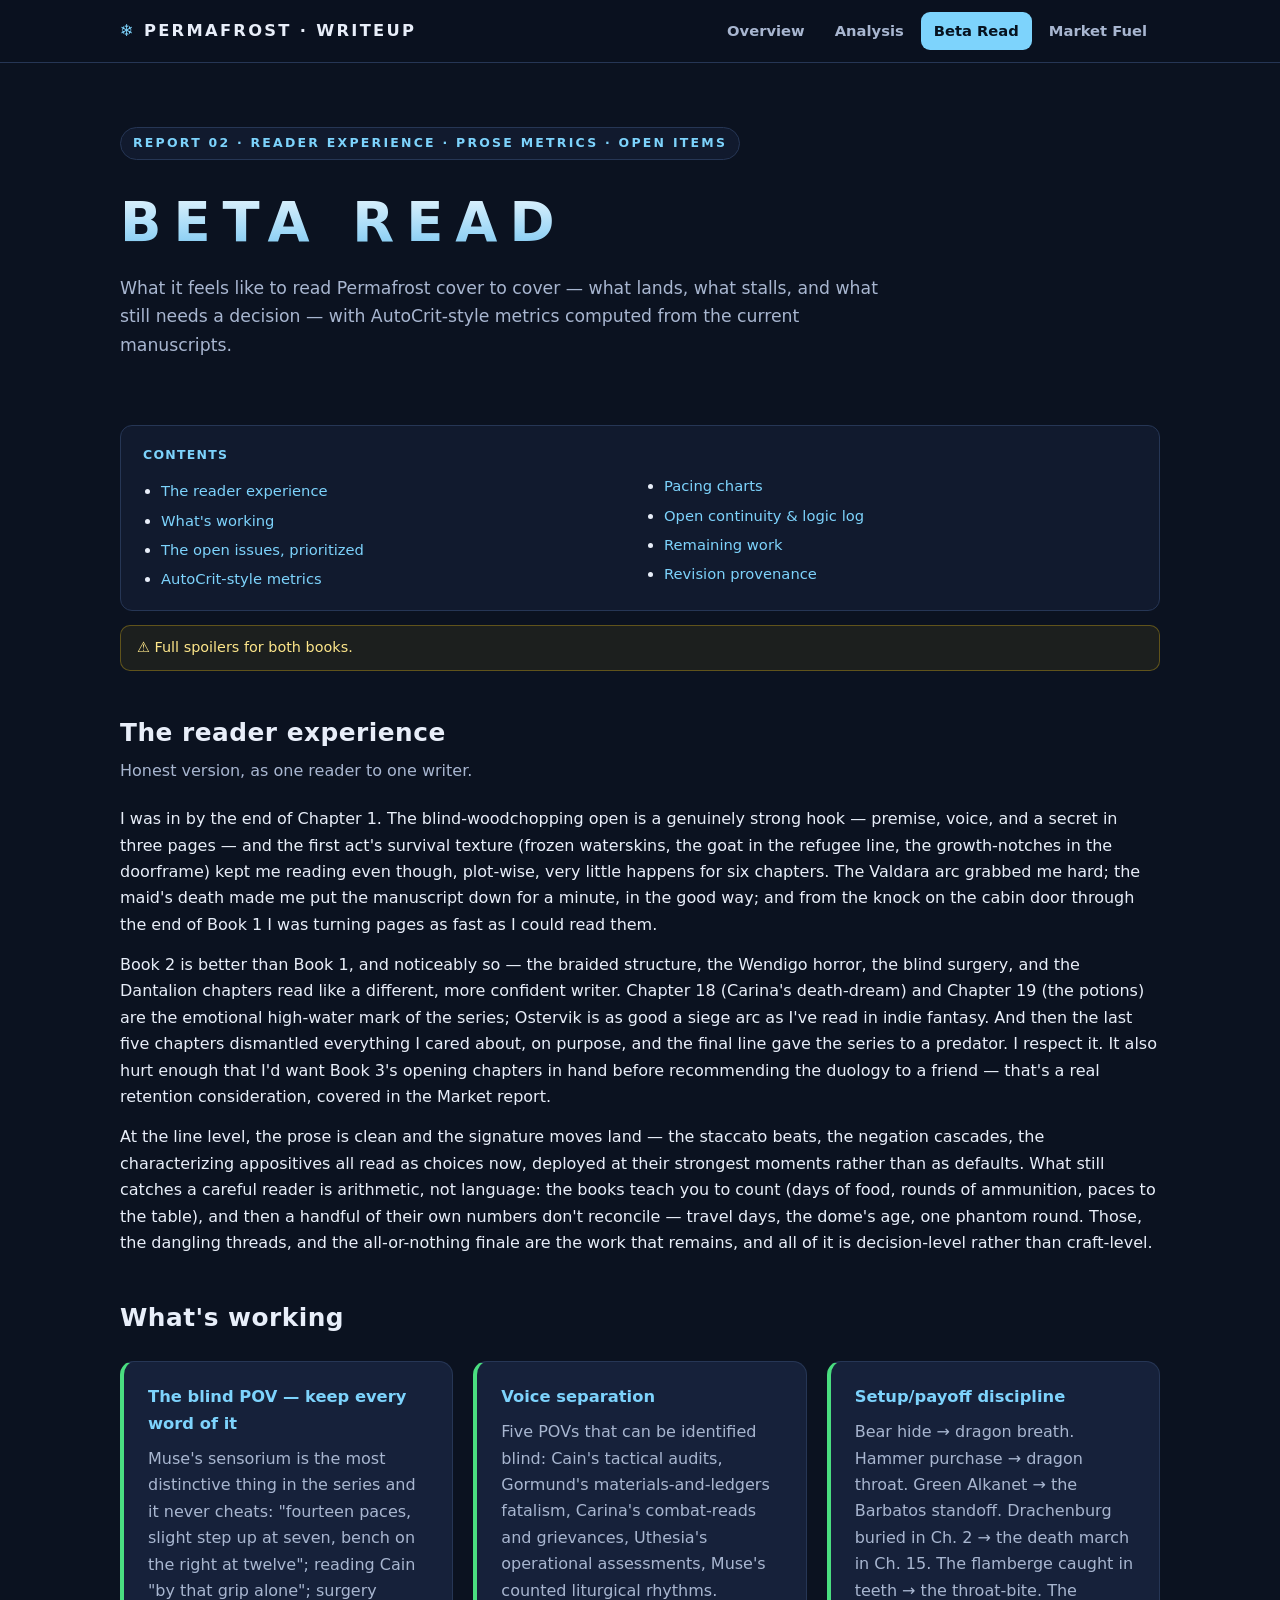
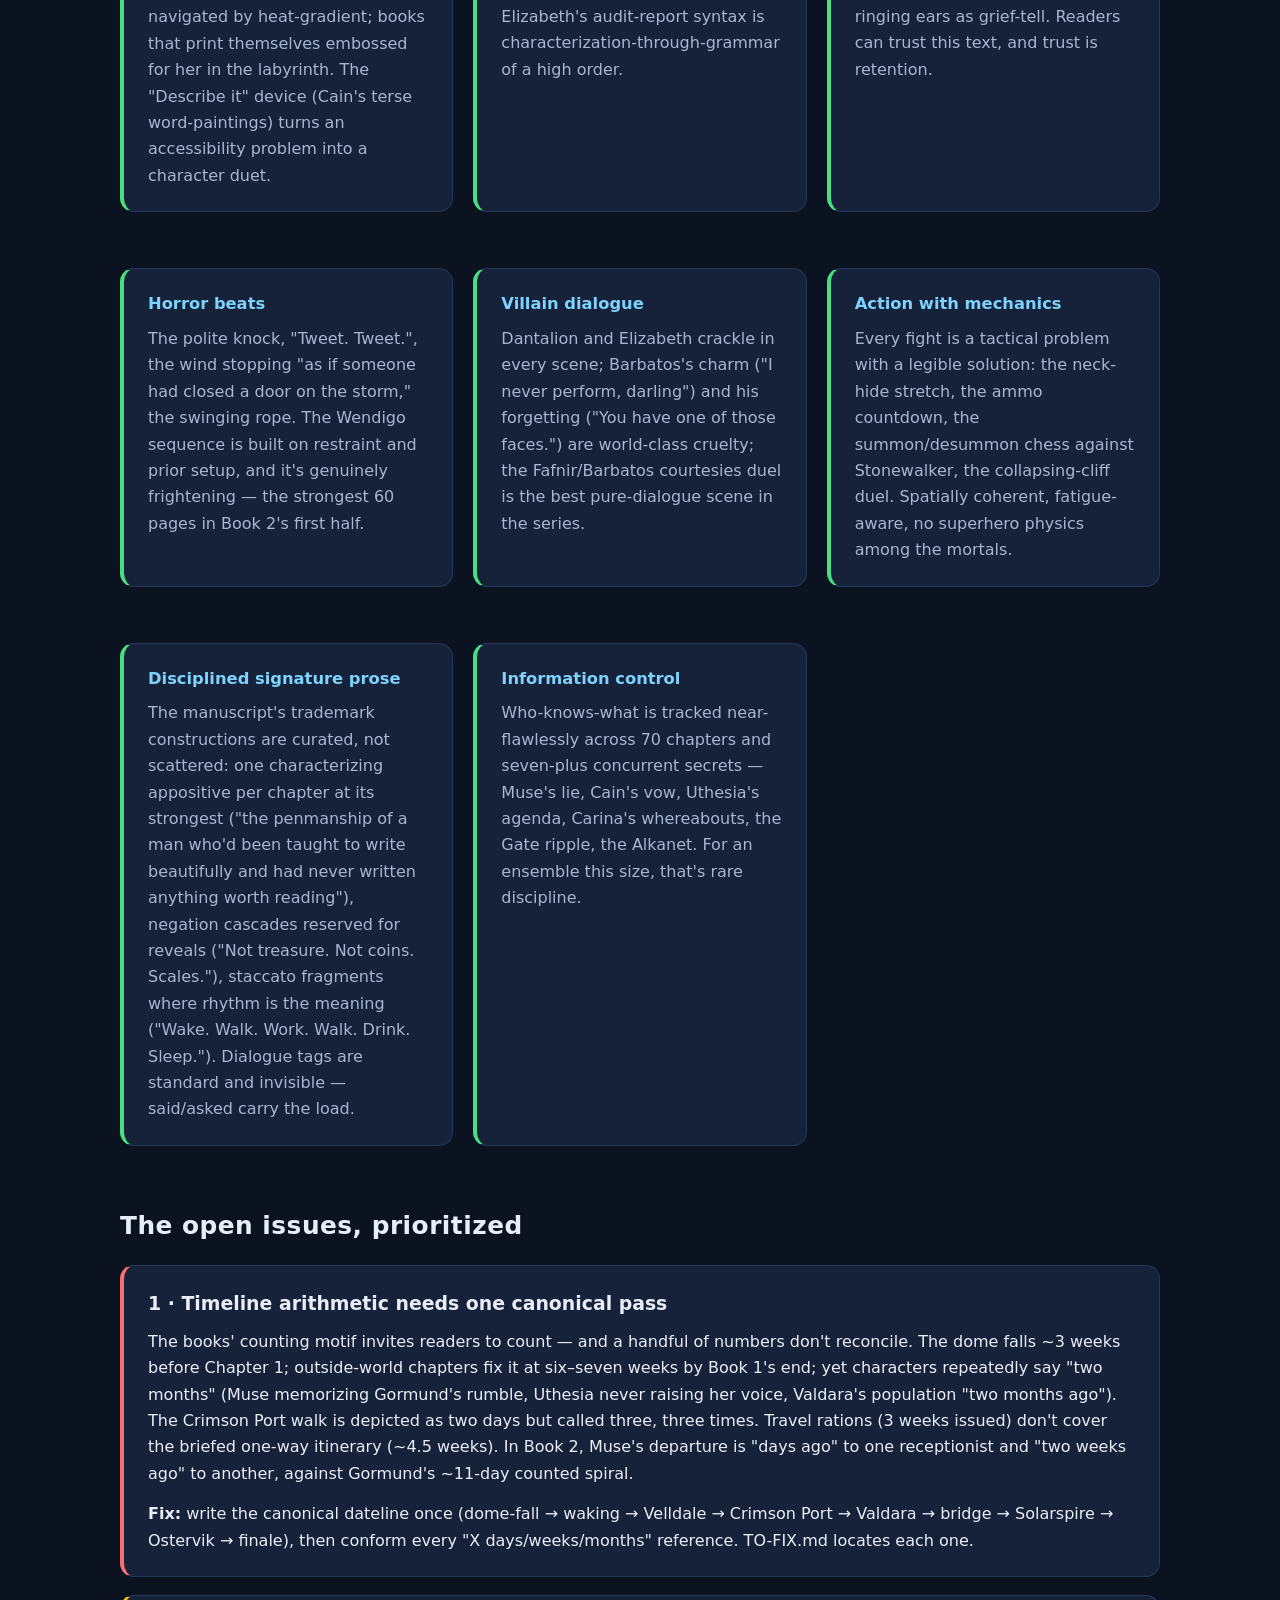
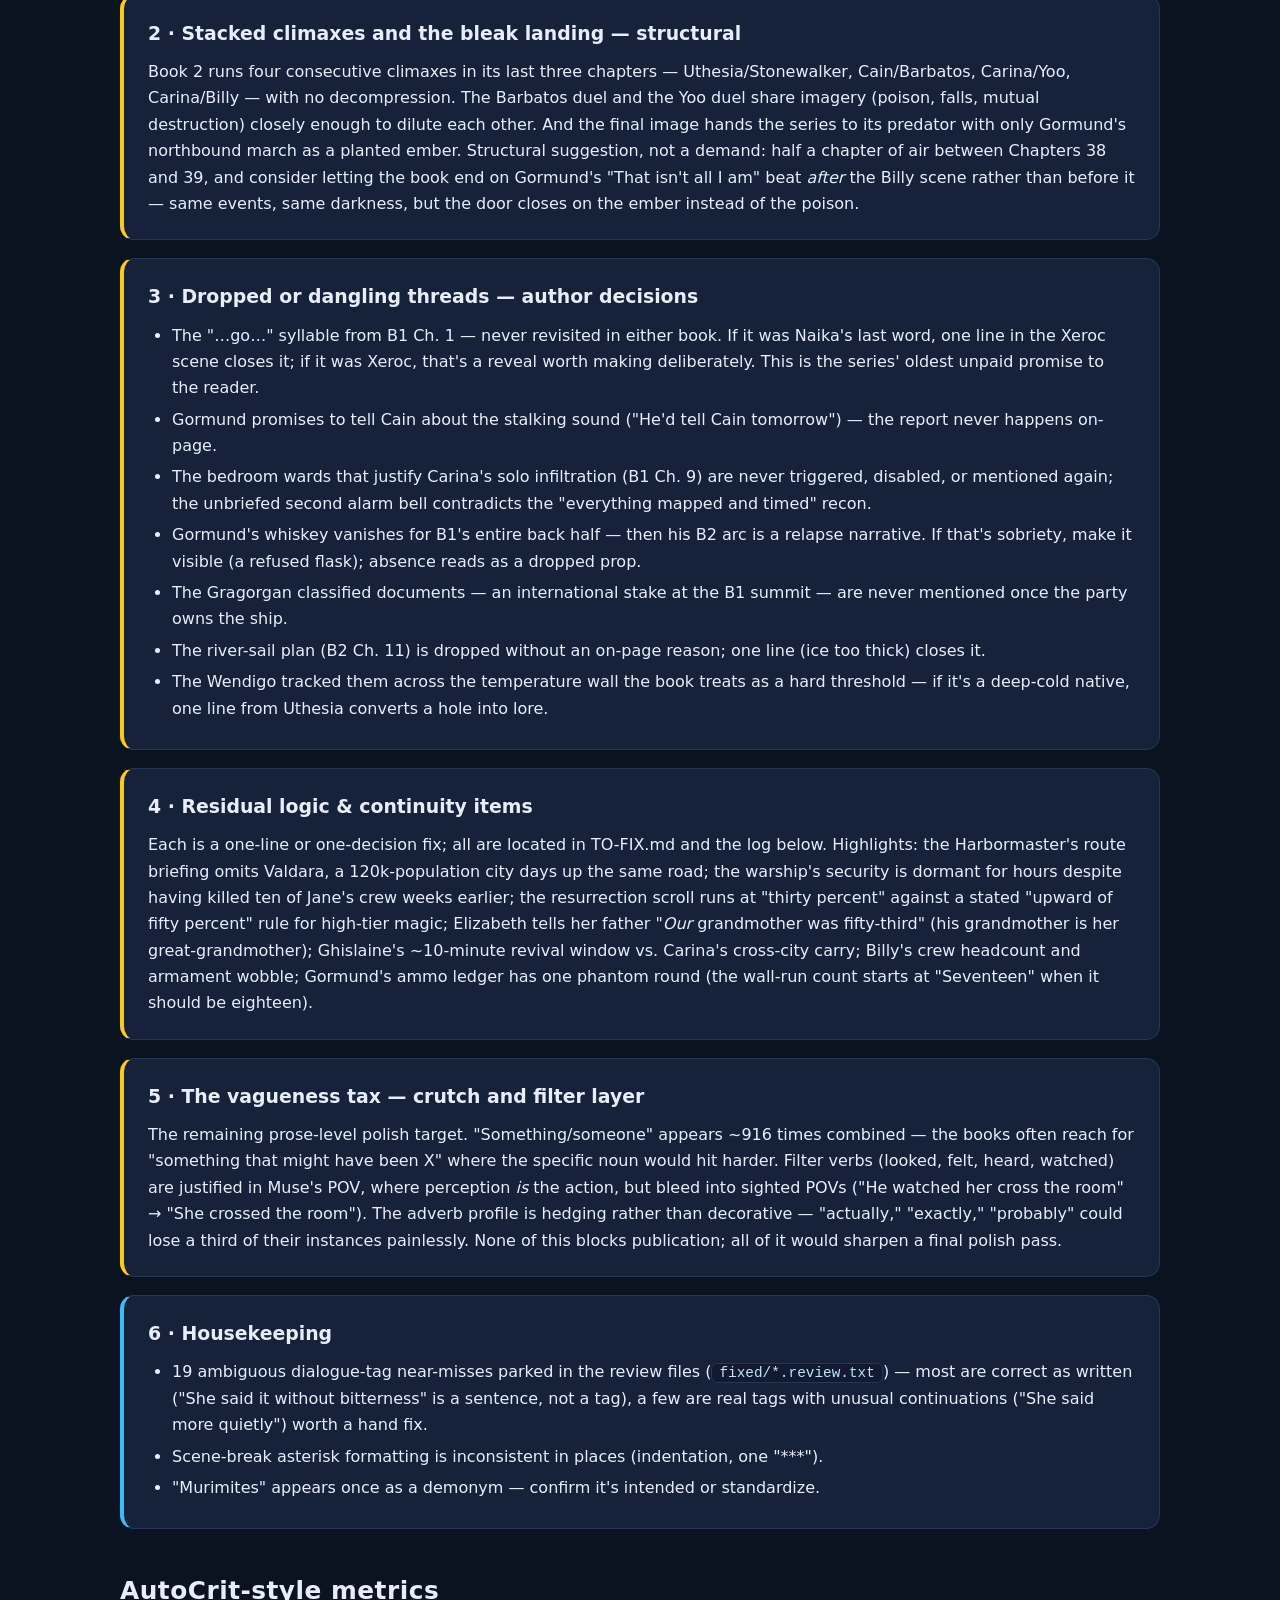
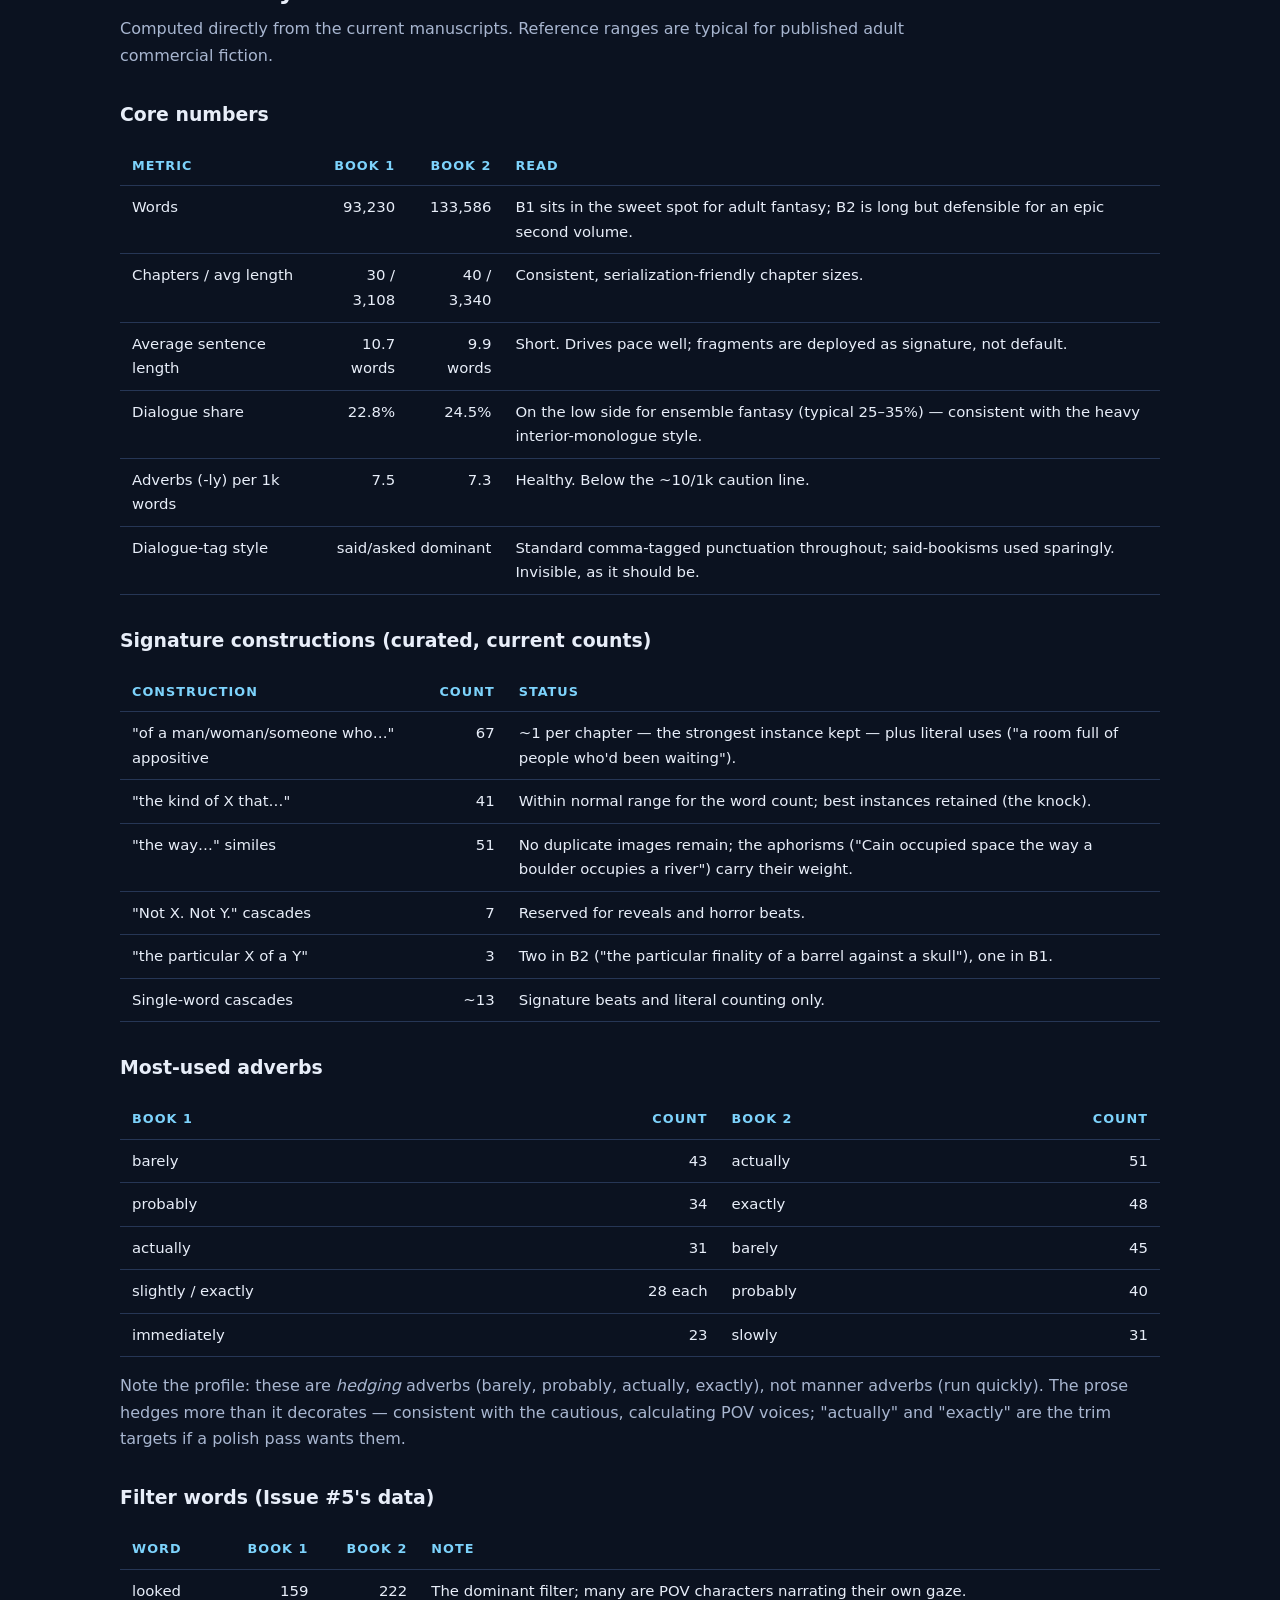
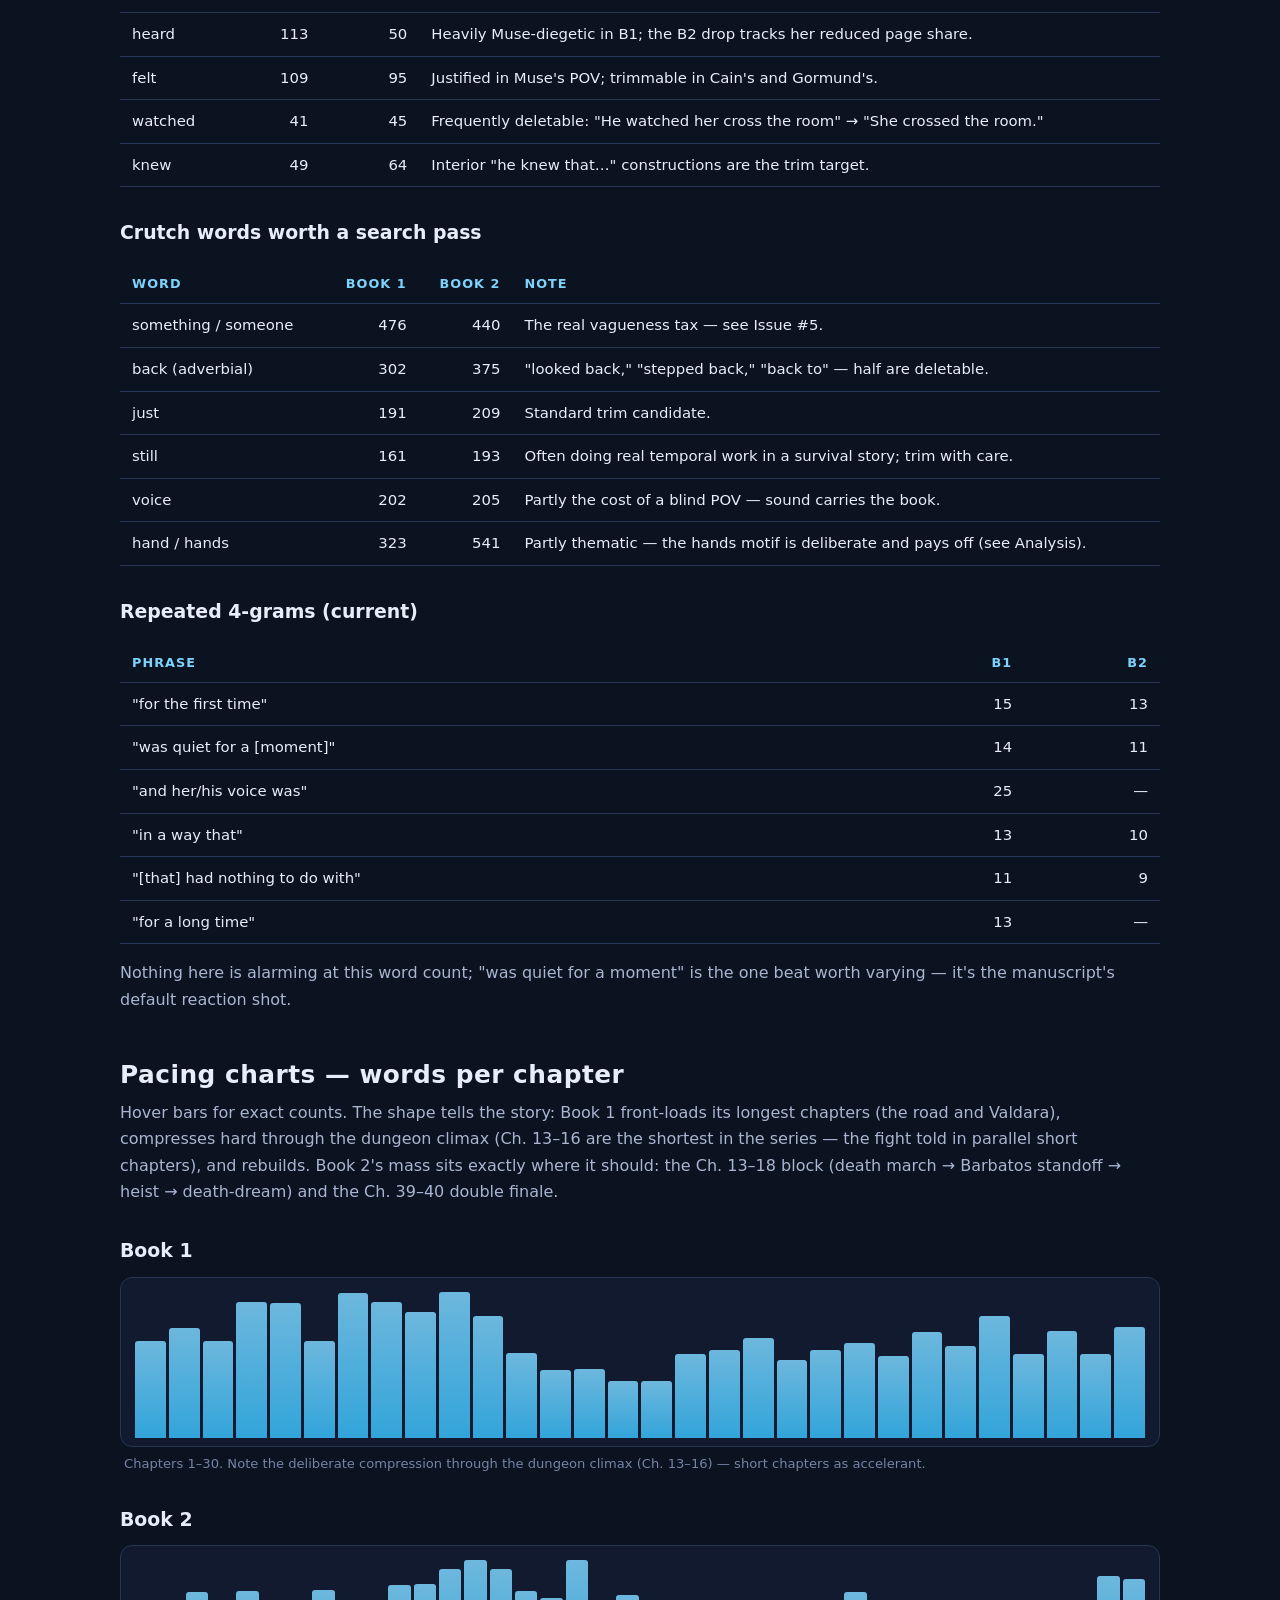
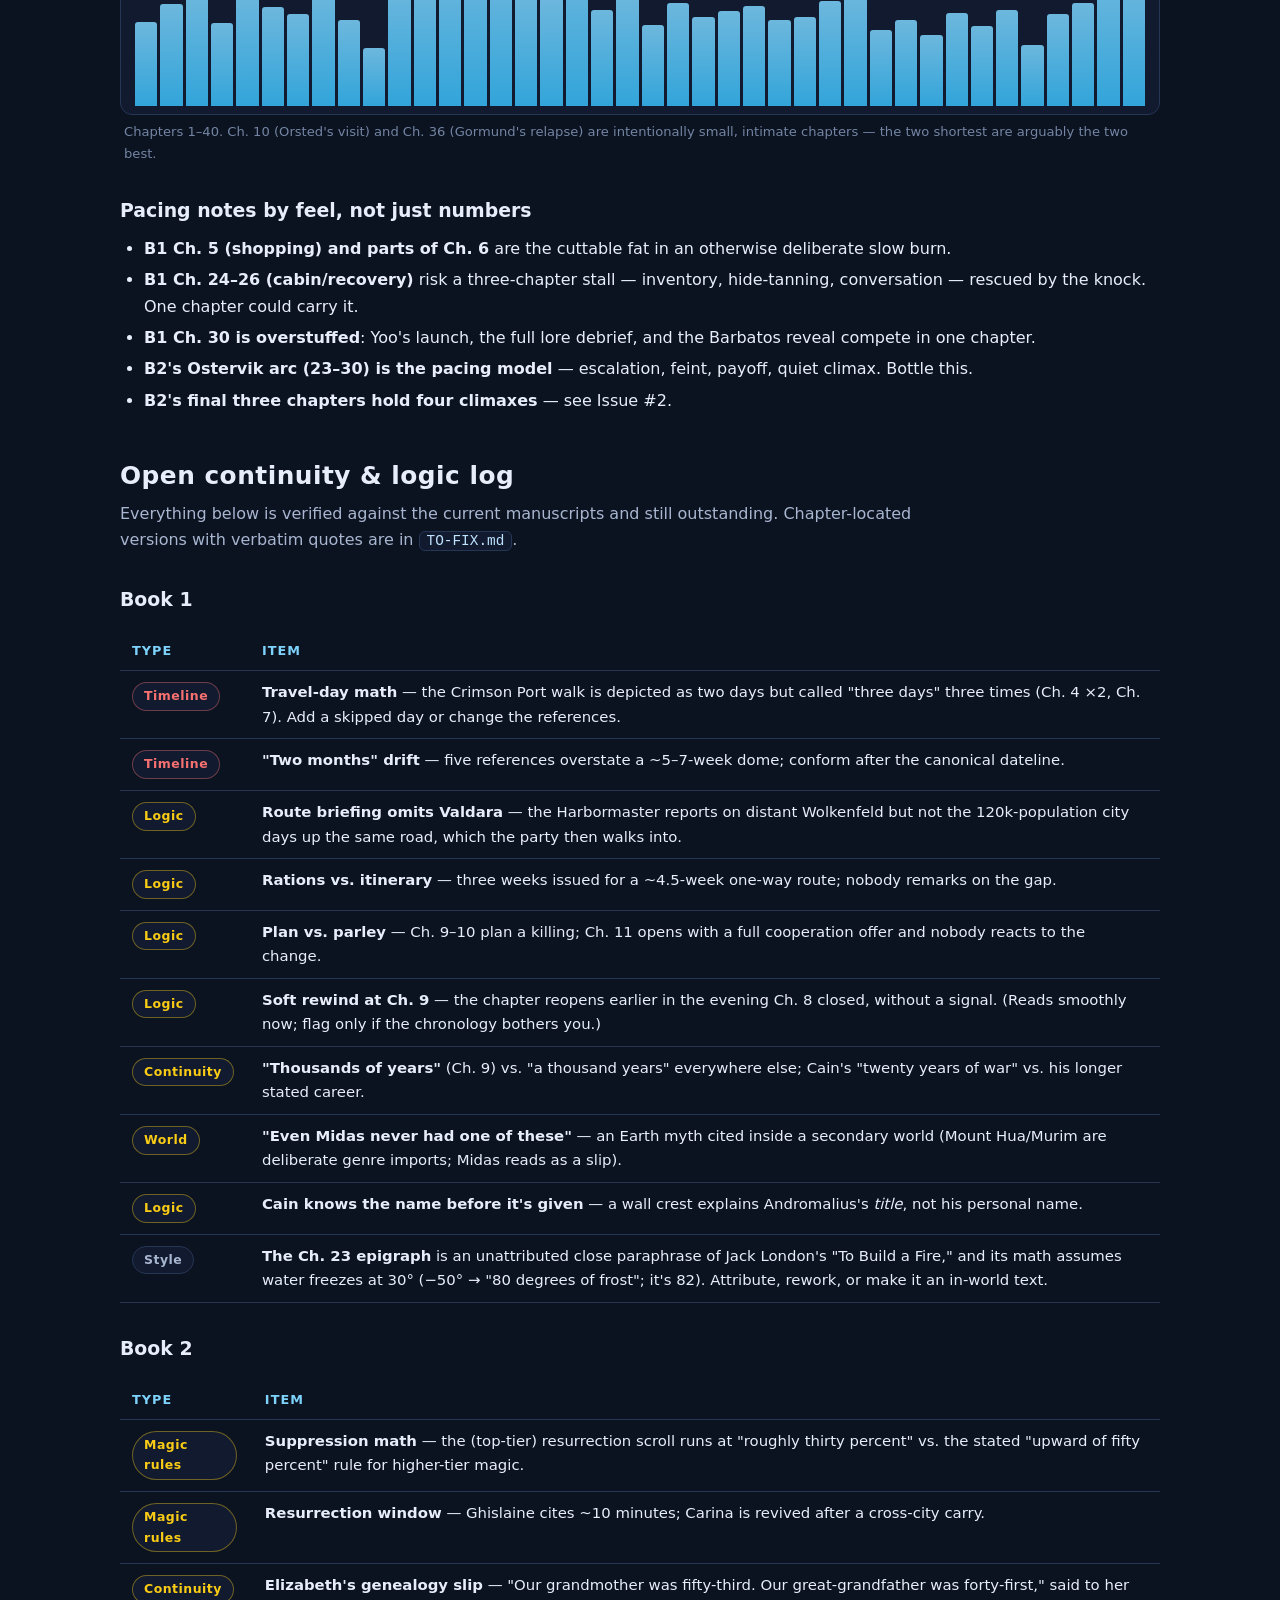
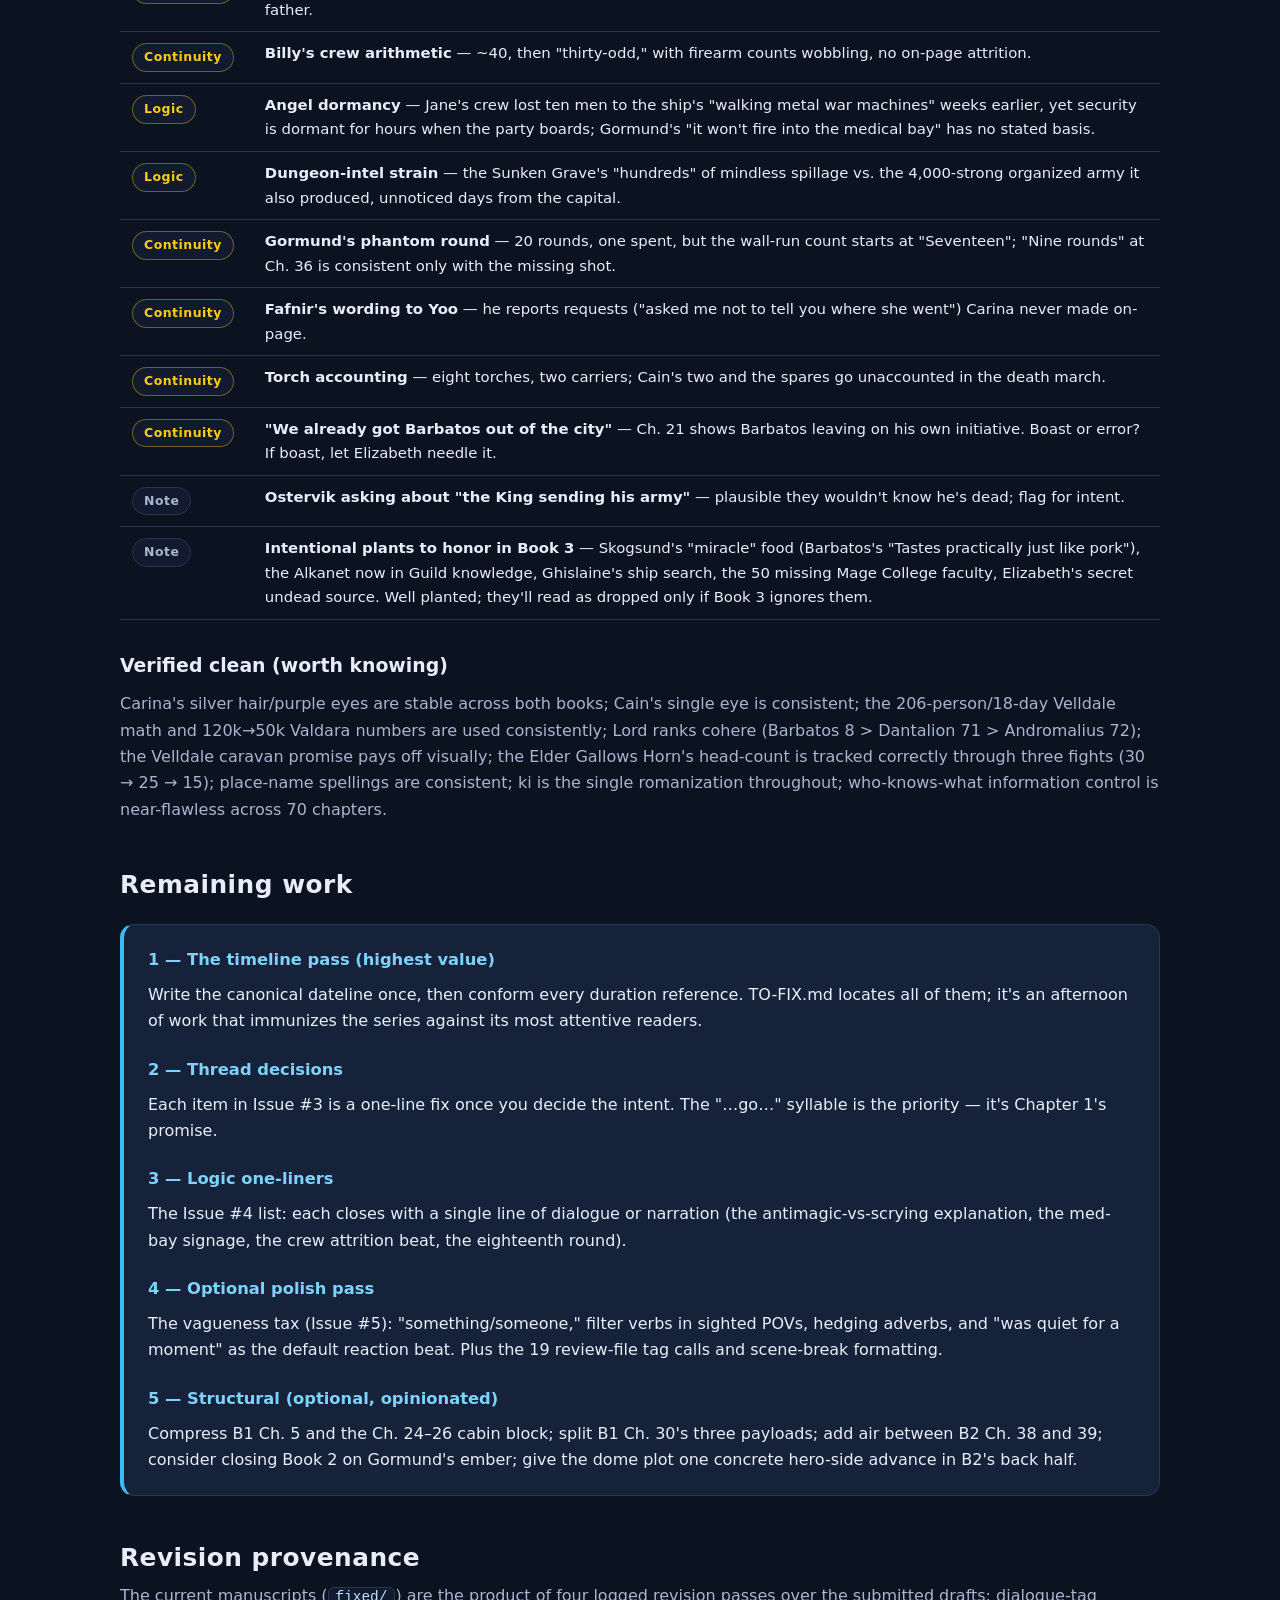
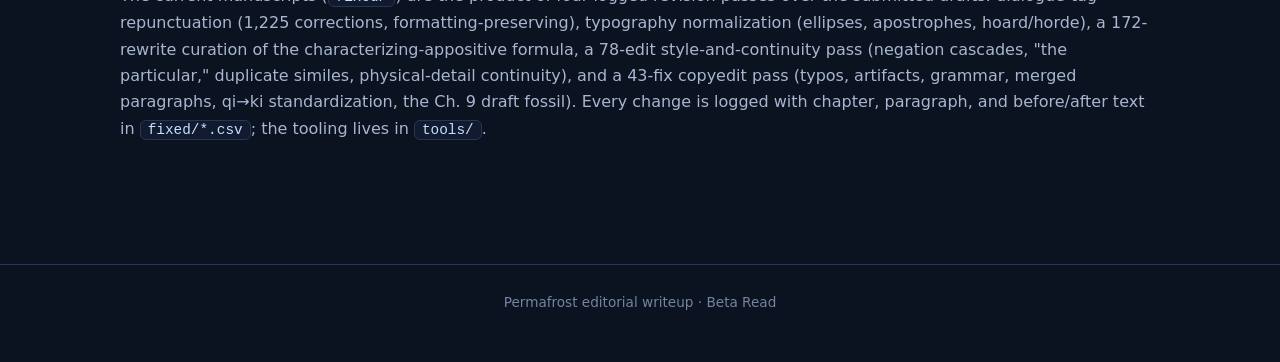
<file: site/beta-read.html>
<!DOCTYPE html>
<html lang="en">
<head>
<meta charset="UTF-8">
<meta name="viewport" content="width=device-width, initial-scale=1.0">
<title>Beta Read — Permafrost Writeup</title>
<link rel="stylesheet" href="style.css">
</head>
<body>
<header class="site">
  <nav class="nav">
    <span class="brand"><span class="flake">❄</span>Permafrost · Writeup</span>
    <span class="links">
      <a href="index.html">Overview</a>
      <a href="analysis.html">Analysis</a>
      <a href="beta-read.html" class="active">Beta Read</a>
      <a href="market-fuel.html">Market Fuel</a>
    </span>
  </nav>
</header>

<div class="hero">
  <span class="kicker">Report 02 · Reader Experience · Prose Metrics · Open Items</span>
  <h1>Beta Read</h1>
  <p class="sub">What it feels like to read Permafrost cover to cover — what lands, what stalls, and what still needs a decision — with AutoCrit-style metrics computed from the current manuscripts.</p>
</div>

<main>

<div class="toc">
  <strong>Contents</strong>
  <ul>
    <li><a href="#experience">The reader experience</a></li>
    <li><a href="#working">What's working</a></li>
    <li><a href="#issues">The open issues, prioritized</a></li>
    <li><a href="#metrics">AutoCrit-style metrics</a></li>
    <li><a href="#pacing">Pacing charts</a></li>
    <li><a href="#errors">Open continuity &amp; logic log</a></li>
    <li><a href="#roadmap">Remaining work</a></li>
    <li><a href="#provenance">Revision provenance</a></li>
  </ul>
</div>
<div class="spoiler-note">⚠ Full spoilers for both books.</div>

<section class="block" id="experience">
  <h2 class="section">The reader experience</h2>
  <p class="lede">Honest version, as one reader to one writer.</p>
  <p>I was in by the end of Chapter 1. The blind-woodchopping open is a genuinely strong hook — premise, voice, and a secret in three pages — and the first act's survival texture (frozen waterskins, the goat in the refugee line, the growth-notches in the doorframe) kept me reading even though, plot-wise, very little happens for six chapters. The Valdara arc grabbed me hard; the maid's death made me put the manuscript down for a minute, in the good way; and from the knock on the cabin door through the end of Book 1 I was turning pages as fast as I could read them.</p>
  <p>Book 2 is better than Book 1, and noticeably so — the braided structure, the Wendigo horror, the blind surgery, and the Dantalion chapters read like a different, more confident writer. Chapter 18 (Carina's death-dream) and Chapter 19 (the potions) are the emotional high-water mark of the series; Ostervik is as good a siege arc as I've read in indie fantasy. And then the last five chapters dismantled everything I cared about, on purpose, and the final line gave the series to a predator. I respect it. It also hurt enough that I'd want Book 3's opening chapters in hand before recommending the duology to a friend — that's a real retention consideration, covered in the Market report.</p>
  <p>At the line level, the prose is clean and the signature moves land — the staccato beats, the negation cascades, the characterizing appositives all read as choices now, deployed at their strongest moments rather than as defaults. What still catches a careful reader is arithmetic, not language: the books teach you to count (days of food, rounds of ammunition, paces to the table), and then a handful of their own numbers don't reconcile — travel days, the dome's age, one phantom round. Those, the dangling threads, and the all-or-nothing finale are the work that remains, and all of it is decision-level rather than craft-level.</p>
</section>

<section class="block" id="working">
  <h2 class="section">What's working</h2>
  <div class="cols">
    <div class="panel good">
      <h4>The blind POV — keep every word of it</h4>
      <p class="dim">Muse's sensorium is the most distinctive thing in the series and it never cheats: "fourteen paces, slight step up at seven, bench on the right at twelve"; reading Cain "by that grip alone"; surgery navigated by heat-gradient; books that print themselves embossed for her in the labyrinth. The "Describe it" device (Cain's terse word-paintings) turns an accessibility problem into a character duet.</p>
    </div>
    <div class="panel good">
      <h4>Voice separation</h4>
      <p class="dim">Five POVs that can be identified blind: Cain's tactical audits, Gormund's materials-and-ledgers fatalism, Carina's combat-reads and grievances, Uthesia's operational assessments, Muse's counted liturgical rhythms. Elizabeth's audit-report syntax is characterization-through-grammar of a high order.</p>
    </div>
    <div class="panel good">
      <h4>Setup/payoff discipline</h4>
      <p class="dim">Bear hide → dragon breath. Hammer purchase → dragon throat. Green Alkanet → the Barbatos standoff. Drachenburg buried in Ch. 2 → the death march in Ch. 15. The flamberge caught in teeth → the throat-bite. The ringing ears as grief-tell. Readers can trust this text, and trust is retention.</p>
    </div>
    <div class="panel good">
      <h4>Horror beats</h4>
      <p class="dim">The polite knock, "Tweet. Tweet.", the wind stopping "as if someone had closed a door on the storm," the swinging rope. The Wendigo sequence is built on restraint and prior setup, and it's genuinely frightening — the strongest 60 pages in Book 2's first half.</p>
    </div>
    <div class="panel good">
      <h4>Villain dialogue</h4>
      <p class="dim">Dantalion and Elizabeth crackle in every scene; Barbatos's charm ("I never perform, darling") and his forgetting ("You have one of those faces.") are world-class cruelty; the Fafnir/Barbatos courtesies duel is the best pure-dialogue scene in the series.</p>
    </div>
    <div class="panel good">
      <h4>Action with mechanics</h4>
      <p class="dim">Every fight is a tactical problem with a legible solution: the neck-hide stretch, the ammo countdown, the summon/desummon chess against Stonewalker, the collapsing-cliff duel. Spatially coherent, fatigue-aware, no superhero physics among the mortals.</p>
    </div>
    <div class="panel good">
      <h4>Disciplined signature prose</h4>
      <p class="dim">The manuscript's trademark constructions are curated, not scattered: one characterizing appositive per chapter at its strongest ("the penmanship of a man who'd been taught to write beautifully and had never written anything worth reading"), negation cascades reserved for reveals ("Not treasure. Not coins. Scales."), staccato fragments where rhythm is the meaning ("Wake. Walk. Work. Walk. Drink. Sleep."). Dialogue tags are standard and invisible — said/asked carry the load.</p>
    </div>
    <div class="panel good">
      <h4>Information control</h4>
      <p class="dim">Who-knows-what is tracked near-flawlessly across 70 chapters and seven-plus concurrent secrets — Muse's lie, Cain's vow, Uthesia's agenda, Carina's whereabouts, the Gate ripple, the Alkanet. For an ensemble this size, that's rare discipline.</p>
    </div>
  </div>
</section>

<section class="block" id="issues">
  <h2 class="section">The open issues, prioritized</h2>

  <div class="panel bad">
    <h3>1 · Timeline arithmetic needs one canonical pass</h3>
    <p>The books' counting motif invites readers to count — and a handful of numbers don't reconcile. The dome falls ~3 weeks before Chapter 1; outside-world chapters fix it at six–seven weeks by Book 1's end; yet characters repeatedly say "two months" (Muse memorizing Gormund's rumble, Uthesia never raising her voice, Valdara's population "two months ago"). The Crimson Port walk is depicted as two days but called three, three times. Travel rations (3 weeks issued) don't cover the briefed one-way itinerary (~4.5 weeks). In Book 2, Muse's departure is "days ago" to one receptionist and "two weeks ago" to another, against Gormund's ~11-day counted spiral.</p>
    <p><strong>Fix:</strong> write the canonical dateline once (dome-fall → waking → Velldale → Crimson Port → Valdara → bridge → Solarspire → Ostervik → finale), then conform every "X days/weeks/months" reference. TO-FIX.md locates each one.</p>
  </div>

  <div class="panel warn">
    <h3>2 · Stacked climaxes and the bleak landing — structural</h3>
    <p>Book 2 runs four consecutive climaxes in its last three chapters — Uthesia/Stonewalker, Cain/Barbatos, Carina/Yoo, Carina/Billy — with no decompression. The Barbatos duel and the Yoo duel share imagery (poison, falls, mutual destruction) closely enough to dilute each other. And the final image hands the series to its predator with only Gormund's northbound march as a planted ember. Structural suggestion, not a demand: half a chapter of air between Chapters 38 and 39, and consider letting the book end on Gormund's "That isn't all I am" beat <em>after</em> the Billy scene rather than before it — same events, same darkness, but the door closes on the ember instead of the poison.</p>
  </div>

  <div class="panel warn">
    <h3>3 · Dropped or dangling threads — author decisions</h3>
    <ul>
      <li>The "…go…" syllable from B1 Ch. 1 — never revisited in either book. If it was Naika's last word, one line in the Xeroc scene closes it; if it was Xeroc, that's a reveal worth making deliberately. This is the series' oldest unpaid promise to the reader.</li>
      <li>Gormund promises to tell Cain about the stalking sound ("He'd tell Cain tomorrow") — the report never happens on-page.</li>
      <li>The bedroom wards that justify Carina's solo infiltration (B1 Ch. 9) are never triggered, disabled, or mentioned again; the unbriefed second alarm bell contradicts the "everything mapped and timed" recon.</li>
      <li>Gormund's whiskey vanishes for B1's entire back half — then his B2 arc is a relapse narrative. If that's sobriety, make it visible (a refused flask); absence reads as a dropped prop.</li>
      <li>The Gragorgan classified documents — an international stake at the B1 summit — are never mentioned once the party owns the ship.</li>
      <li>The river-sail plan (B2 Ch. 11) is dropped without an on-page reason; one line (ice too thick) closes it.</li>
      <li>The Wendigo tracked them across the temperature wall the book treats as a hard threshold — if it's a deep-cold native, one line from Uthesia converts a hole into lore.</li>
    </ul>
  </div>

  <div class="panel warn">
    <h3>4 · Residual logic &amp; continuity items</h3>
    <p>Each is a one-line or one-decision fix; all are located in TO-FIX.md and the log below. Highlights: the Harbormaster's route briefing omits Valdara, a 120k-population city days up the same road; the warship's security is dormant for hours despite having killed ten of Jane's crew weeks earlier; the resurrection scroll runs at "thirty percent" against a stated "upward of fifty percent" rule for high-tier magic; Elizabeth tells her father "<em>Our</em> grandmother was fifty-third" (his grandmother is her great-grandmother); Ghislaine's ~10-minute revival window vs. Carina's cross-city carry; Billy's crew headcount and armament wobble; Gormund's ammo ledger has one phantom round (the wall-run count starts at "Seventeen" when it should be eighteen).</p>
  </div>

  <div class="panel warn">
    <h3>5 · The vagueness tax — crutch and filter layer</h3>
    <p>The remaining prose-level polish target. "Something/someone" appears ~916 times combined — the books often reach for "something that might have been X" where the specific noun would hit harder. Filter verbs (looked, felt, heard, watched) are justified in Muse's POV, where perception <em>is</em> the action, but bleed into sighted POVs ("He watched her cross the room" → "She crossed the room"). The adverb profile is hedging rather than decorative — "actually," "exactly," "probably" could lose a third of their instances painlessly. None of this blocks publication; all of it would sharpen a final polish pass.</p>
  </div>

  <div class="panel frost">
    <h3>6 · Housekeeping</h3>
    <ul>
      <li>19 ambiguous dialogue-tag near-misses parked in the review files (<code>fixed/*.review.txt</code>) — most are correct as written ("She said it without bitterness" is a sentence, not a tag), a few are real tags with unusual continuations ("She said more quietly") worth a hand fix.</li>
      <li>Scene-break asterisk formatting is inconsistent in places (indentation, one "***").</li>
      <li>"Murimites" appears once as a demonym — confirm it's intended or standardize.</li>
    </ul>
  </div>
</section>

<section class="block" id="metrics">
  <h2 class="section">AutoCrit-style metrics</h2>
  <p class="lede">Computed directly from the current manuscripts. Reference ranges are typical for published adult commercial fiction.</p>

  <h3>Core numbers</h3>
  <table>
    <tr><th>Metric</th><th class="num">Book 1</th><th class="num">Book 2</th><th>Read</th></tr>
    <tr><td>Words</td><td class="num">93,230</td><td class="num">133,586</td><td>B1 sits in the sweet spot for adult fantasy; B2 is long but defensible for an epic second volume.</td></tr>
    <tr><td>Chapters / avg length</td><td class="num">30 / 3,108</td><td class="num">40 / 3,340</td><td>Consistent, serialization-friendly chapter sizes.</td></tr>
    <tr><td>Average sentence length</td><td class="num">10.7 words</td><td class="num">9.9 words</td><td>Short. Drives pace well; fragments are deployed as signature, not default.</td></tr>
    <tr><td>Dialogue share</td><td class="num">22.8%</td><td class="num">24.5%</td><td>On the low side for ensemble fantasy (typical 25–35%) — consistent with the heavy interior-monologue style.</td></tr>
    <tr><td>Adverbs (-ly) per 1k words</td><td class="num">7.5</td><td class="num">7.3</td><td>Healthy. Below the ~10/1k caution line.</td></tr>
    <tr><td>Dialogue-tag style</td><td class="num" colspan="2">said/asked dominant</td><td>Standard comma-tagged punctuation throughout; said-bookisms used sparingly. Invisible, as it should be.</td></tr>
  </table>

  <h3>Signature constructions (curated, current counts)</h3>
  <table>
    <tr><th>Construction</th><th class="num">Count</th><th>Status</th></tr>
    <tr><td>"of a man/woman/someone who…" appositive</td><td class="num">67</td><td>~1 per chapter — the strongest instance kept — plus literal uses ("a room full of people who'd been waiting").</td></tr>
    <tr><td>"the kind of X that…"</td><td class="num">41</td><td>Within normal range for the word count; best instances retained (the knock).</td></tr>
    <tr><td>"the way…" similes</td><td class="num">51</td><td>No duplicate images remain; the aphorisms ("Cain occupied space the way a boulder occupies a river") carry their weight.</td></tr>
    <tr><td>"Not X. Not Y." cascades</td><td class="num">7</td><td>Reserved for reveals and horror beats.</td></tr>
    <tr><td>"the particular X of a Y"</td><td class="num">3</td><td>Two in B2 ("the particular finality of a barrel against a skull"), one in B1.</td></tr>
    <tr><td>Single-word cascades</td><td class="num">~13</td><td>Signature beats and literal counting only.</td></tr>
  </table>

  <h3>Most-used adverbs</h3>
  <table>
    <tr><th>Book 1</th><th class="num">Count</th><th>Book 2</th><th class="num">Count</th></tr>
    <tr><td>barely</td><td class="num">43</td><td>actually</td><td class="num">51</td></tr>
    <tr><td>probably</td><td class="num">34</td><td>exactly</td><td class="num">48</td></tr>
    <tr><td>actually</td><td class="num">31</td><td>barely</td><td class="num">45</td></tr>
    <tr><td>slightly / exactly</td><td class="num">28 each</td><td>probably</td><td class="num">40</td></tr>
    <tr><td>immediately</td><td class="num">23</td><td>slowly</td><td class="num">31</td></tr>
  </table>
  <p class="dim">Note the profile: these are <em>hedging</em> adverbs (barely, probably, actually, exactly), not manner adverbs (run quickly). The prose hedges more than it decorates — consistent with the cautious, calculating POV voices; "actually" and "exactly" are the trim targets if a polish pass wants them.</p>

  <h3>Filter words (Issue #5's data)</h3>
  <table>
    <tr><th>Word</th><th class="num">Book 1</th><th class="num">Book 2</th><th>Note</th></tr>
    <tr><td>looked</td><td class="num">159</td><td class="num">222</td><td>The dominant filter; many are POV characters narrating their own gaze.</td></tr>
    <tr><td>heard</td><td class="num">113</td><td class="num">50</td><td>Heavily Muse-diegetic in B1; the B2 drop tracks her reduced page share.</td></tr>
    <tr><td>felt</td><td class="num">109</td><td class="num">95</td><td>Justified in Muse's POV; trimmable in Cain's and Gormund's.</td></tr>
    <tr><td>watched</td><td class="num">41</td><td class="num">45</td><td>Frequently deletable: "He watched her cross the room" → "She crossed the room."</td></tr>
    <tr><td>knew</td><td class="num">49</td><td class="num">64</td><td>Interior "he knew that…" constructions are the trim target.</td></tr>
  </table>

  <h3>Crutch words worth a search pass</h3>
  <table>
    <tr><th>Word</th><th class="num">Book 1</th><th class="num">Book 2</th><th>Note</th></tr>
    <tr><td>something / someone</td><td class="num">476</td><td class="num">440</td><td>The real vagueness tax — see Issue #5.</td></tr>
    <tr><td>back (adverbial)</td><td class="num">302</td><td class="num">375</td><td>"looked back," "stepped back," "back to" — half are deletable.</td></tr>
    <tr><td>just</td><td class="num">191</td><td class="num">209</td><td>Standard trim candidate.</td></tr>
    <tr><td>still</td><td class="num">161</td><td class="num">193</td><td>Often doing real temporal work in a survival story; trim with care.</td></tr>
    <tr><td>voice</td><td class="num">202</td><td class="num">205</td><td>Partly the cost of a blind POV — sound carries the book.</td></tr>
    <tr><td>hand / hands</td><td class="num">323</td><td class="num">541</td><td>Partly thematic — the hands motif is deliberate and pays off (see Analysis).</td></tr>
  </table>

  <h3>Repeated 4-grams (current)</h3>
  <table>
    <tr><th>Phrase</th><th class="num">B1</th><th class="num">B2</th></tr>
    <tr><td>"for the first time"</td><td class="num">15</td><td class="num">13</td></tr>
    <tr><td>"was quiet for a [moment]"</td><td class="num">14</td><td class="num">11</td></tr>
    <tr><td>"and her/his voice was"</td><td class="num">25</td><td class="num">—</td></tr>
    <tr><td>"in a way that"</td><td class="num">13</td><td class="num">10</td></tr>
    <tr><td>"[that] had nothing to do with"</td><td class="num">11</td><td class="num">9</td></tr>
    <tr><td>"for a long time"</td><td class="num">13</td><td class="num">—</td></tr>
  </table>
  <p class="dim">Nothing here is alarming at this word count; "was quiet for a moment" is the one beat worth varying — it's the manuscript's default reaction shot.</p>
</section>

<section class="block" id="pacing">
  <h2 class="section">Pacing charts — words per chapter</h2>
  <p class="dim">Hover bars for exact counts. The shape tells the story: Book 1 front-loads its longest chapters (the road and Valdara), compresses hard through the dungeon climax (Ch. 13–16 are the shortest in the series — the fight told in parallel short chapters), and rebuilds. Book 2's mass sits exactly where it should: the Ch. 13–18 block (death march → Barbatos standoff → heist → death-dream) and the Ch. 39–40 double finale.</p>

  <h3>Book 1</h3>
  <div class="chart">
    <div class="bar" style="height:66%" data-tip="Ch 1 · 3,001 words"></div><div class="bar" style="height:75%" data-tip="Ch 2 · 3,416 words"></div><div class="bar" style="height:66%" data-tip="Ch 3 · 3,028 words"></div><div class="bar" style="height:93%" data-tip="Ch 4 · 4,219 words"></div><div class="bar" style="height:92%" data-tip="Ch 5 · 4,175 words"></div><div class="bar" style="height:66%" data-tip="Ch 6 · 3,021 words"></div><div class="bar" style="height:99%" data-tip="Ch 7 · 4,511 words"></div><div class="bar" style="height:93%" data-tip="Ch 8 · 4,241 words"></div><div class="bar" style="height:86%" data-tip="Ch 9 · 3,902 words"></div><div class="bar" style="height:100%" data-tip="Ch 10 · 4,556 words"></div><div class="bar" style="height:83%" data-tip="Ch 11 · 3,789 words"></div><div class="bar" style="height:58%" data-tip="Ch 12 · 2,654 words"></div><div class="bar" style="height:46%" data-tip="Ch 13 · 2,077 words"></div><div class="bar" style="height:47%" data-tip="Ch 14 · 2,132 words"></div><div class="bar" style="height:39%" data-tip="Ch 15 · 1,759 words"></div><div class="bar" style="height:39%" data-tip="Ch 16 · 1,759 words"></div><div class="bar" style="height:57%" data-tip="Ch 17 · 2,601 words"></div><div class="bar" style="height:60%" data-tip="Ch 18 · 2,715 words"></div><div class="bar" style="height:68%" data-tip="Ch 19 · 3,089 words"></div><div class="bar" style="height:53%" data-tip="Ch 20 · 2,396 words"></div><div class="bar" style="height:60%" data-tip="Ch 21 · 2,749 words"></div><div class="bar" style="height:65%" data-tip="Ch 22 · 2,971 words"></div><div class="bar" style="height:56%" data-tip="Ch 23 · 2,574 words"></div><div class="bar" style="height:72%" data-tip="Ch 24 · 3,272 words"></div><div class="bar" style="height:63%" data-tip="Ch 25 · 2,876 words"></div><div class="bar" style="height:83%" data-tip="Ch 26 · 3,802 words"></div><div class="bar" style="height:57%" data-tip="Ch 27 · 2,579 words"></div><div class="bar" style="height:73%" data-tip="Ch 28 · 3,304 words"></div><div class="bar" style="height:57%" data-tip="Ch 29 · 2,579 words"></div><div class="bar" style="height:76%" data-tip="Ch 30 · 3,483 words"></div>
  </div>
  <p class="chart-cap">Chapters 1–30. Note the deliberate compression through the dungeon climax (Ch. 13–16) — short chapters as accelerant.</p>

  <h3>Book 2</h3>
  <div class="chart">
    <div class="bar" style="height:58%" data-tip="Ch 1 · 2,772 words"></div><div class="bar" style="height:70%" data-tip="Ch 2 · 3,344 words"></div><div class="bar" style="height:78%" data-tip="Ch 3 · 3,724 words"></div><div class="bar" style="height:57%" data-tip="Ch 4 · 2,740 words"></div><div class="bar" style="height:79%" data-tip="Ch 5 · 3,782 words"></div><div class="bar" style="height:68%" data-tip="Ch 6 · 3,256 words"></div><div class="bar" style="height:63%" data-tip="Ch 7 · 3,016 words"></div><div class="bar" style="height:80%" data-tip="Ch 8 · 3,813 words"></div><div class="bar" style="height:59%" data-tip="Ch 9 · 2,830 words"></div><div class="bar" style="height:40%" data-tip="Ch 10 · 1,896 words"></div><div class="bar" style="height:83%" data-tip="Ch 11 · 3,958 words"></div><div class="bar" style="height:84%" data-tip="Ch 12 · 4,011 words"></div><div class="bar" style="height:94%" data-tip="Ch 13 · 4,507 words"></div><div class="bar" style="height:100%" data-tip="Ch 14 · 4,784 words"></div><div class="bar" style="height:94%" data-tip="Ch 15 · 4,501 words"></div><div class="bar" style="height:79%" data-tip="Ch 16 · 3,796 words"></div><div class="bar" style="height:74%" data-tip="Ch 17 · 3,557 words"></div><div class="bar" style="height:100%" data-tip="Ch 18 · 4,762 words"></div><div class="bar" style="height:66%" data-tip="Ch 19 · 3,171 words"></div><div class="bar" style="height:76%" data-tip="Ch 20 · 3,620 words"></div><div class="bar" style="height:56%" data-tip="Ch 21 · 2,661 words"></div><div class="bar" style="height:71%" data-tip="Ch 22 · 3,402 words"></div><div class="bar" style="height:61%" data-tip="Ch 23 · 2,922 words"></div><div class="bar" style="height:65%" data-tip="Ch 24 · 3,118 words"></div><div class="bar" style="height:69%" data-tip="Ch 25 · 3,300 words"></div><div class="bar" style="height:59%" data-tip="Ch 26 · 2,801 words"></div><div class="bar" style="height:61%" data-tip="Ch 27 · 2,908 words"></div><div class="bar" style="height:72%" data-tip="Ch 28 · 3,464 words"></div><div class="bar" style="height:78%" data-tip="Ch 29 · 3,739 words"></div><div class="bar" style="height:52%" data-tip="Ch 30 · 2,483 words"></div><div class="bar" style="height:59%" data-tip="Ch 31 · 2,830 words"></div><div class="bar" style="height:49%" data-tip="Ch 32 · 2,364 words"></div><div class="bar" style="height:64%" data-tip="Ch 33 · 3,065 words"></div><div class="bar" style="height:55%" data-tip="Ch 34 · 2,620 words"></div><div class="bar" style="height:66%" data-tip="Ch 35 · 3,151 words"></div><div class="bar" style="height:42%" data-tip="Ch 36 · 2,017 words"></div><div class="bar" style="height:63%" data-tip="Ch 37 · 3,031 words"></div><div class="bar" style="height:71%" data-tip="Ch 38 · 3,396 words"></div><div class="bar" style="height:89%" data-tip="Ch 39 · 4,253 words"></div><div class="bar" style="height:87%" data-tip="Ch 40 · 4,179 words"></div>
  </div>
  <p class="chart-cap">Chapters 1–40. Ch. 10 (Orsted's visit) and Ch. 36 (Gormund's relapse) are intentionally small, intimate chapters — the two shortest are arguably the two best.</p>

  <h3>Pacing notes by feel, not just numbers</h3>
  <ul>
    <li><strong>B1 Ch. 5 (shopping) and parts of Ch. 6</strong> are the cuttable fat in an otherwise deliberate slow burn.</li>
    <li><strong>B1 Ch. 24–26 (cabin/recovery)</strong> risk a three-chapter stall — inventory, hide-tanning, conversation — rescued by the knock. One chapter could carry it.</li>
    <li><strong>B1 Ch. 30 is overstuffed</strong>: Yoo's launch, the full lore debrief, and the Barbatos reveal compete in one chapter.</li>
    <li><strong>B2's Ostervik arc (23–30) is the pacing model</strong> — escalation, feint, payoff, quiet climax. Bottle this.</li>
    <li><strong>B2's final three chapters hold four climaxes</strong> — see Issue #2.</li>
  </ul>
</section>

<section class="block" id="errors">
  <h2 class="section">Open continuity &amp; logic log</h2>
  <p class="lede">Everything below is verified against the current manuscripts and still outstanding. Chapter-located versions with verbatim quotes are in <code>TO-FIX.md</code>.</p>

  <h3>Book 1</h3>
  <table>
    <tr><th>Type</th><th>Item</th></tr>
    <tr><td><span class="pill bad">Timeline</span></td><td><strong>Travel-day math</strong> — the Crimson Port walk is depicted as two days but called "three days" three times (Ch. 4 ×2, Ch. 7). Add a skipped day or change the references.</td></tr>
    <tr><td><span class="pill bad">Timeline</span></td><td><strong>"Two months" drift</strong> — five references overstate a ~5–7-week dome; conform after the canonical dateline.</td></tr>
    <tr><td><span class="pill warn">Logic</span></td><td><strong>Route briefing omits Valdara</strong> — the Harbormaster reports on distant Wolkenfeld but not the 120k-population city days up the same road, which the party then walks into.</td></tr>
    <tr><td><span class="pill warn">Logic</span></td><td><strong>Rations vs. itinerary</strong> — three weeks issued for a ~4.5-week one-way route; nobody remarks on the gap.</td></tr>
    <tr><td><span class="pill warn">Logic</span></td><td><strong>Plan vs. parley</strong> — Ch. 9–10 plan a killing; Ch. 11 opens with a full cooperation offer and nobody reacts to the change.</td></tr>
    <tr><td><span class="pill warn">Logic</span></td><td><strong>Soft rewind at Ch. 9</strong> — the chapter reopens earlier in the evening Ch. 8 closed, without a signal. (Reads smoothly now; flag only if the chronology bothers you.)</td></tr>
    <tr><td><span class="pill warn">Continuity</span></td><td><strong>"Thousands of years"</strong> (Ch. 9) vs. "a thousand years" everywhere else; Cain's "twenty years of war" vs. his longer stated career.</td></tr>
    <tr><td><span class="pill warn">World</span></td><td><strong>"Even Midas never had one of these"</strong> — an Earth myth cited inside a secondary world (Mount Hua/Murim are deliberate genre imports; Midas reads as a slip).</td></tr>
    <tr><td><span class="pill warn">Logic</span></td><td><strong>Cain knows the name before it's given</strong> — a wall crest explains Andromalius's <em>title</em>, not his personal name.</td></tr>
    <tr><td><span class="pill">Style</span></td><td><strong>The Ch. 23 epigraph</strong> is an unattributed close paraphrase of Jack London's "To Build a Fire," and its math assumes water freezes at 30° (−50° → "80 degrees of frost"; it's 82). Attribute, rework, or make it an in-world text.</td></tr>
  </table>

  <h3>Book 2</h3>
  <table>
    <tr><th>Type</th><th>Item</th></tr>
    <tr><td><span class="pill warn">Magic rules</span></td><td><strong>Suppression math</strong> — the (top-tier) resurrection scroll runs at "roughly thirty percent" vs. the stated "upward of fifty percent" rule for higher-tier magic.</td></tr>
    <tr><td><span class="pill warn">Magic rules</span></td><td><strong>Resurrection window</strong> — Ghislaine cites ~10 minutes; Carina is revived after a cross-city carry.</td></tr>
    <tr><td><span class="pill warn">Continuity</span></td><td><strong>Elizabeth's genealogy slip</strong> — "Our grandmother was fifty-third. Our great-grandfather was forty-first," said to her father.</td></tr>
    <tr><td><span class="pill warn">Continuity</span></td><td><strong>Billy's crew arithmetic</strong> — ~40, then "thirty-odd," with firearm counts wobbling, no on-page attrition.</td></tr>
    <tr><td><span class="pill warn">Logic</span></td><td><strong>Angel dormancy</strong> — Jane's crew lost ten men to the ship's "walking metal war machines" weeks earlier, yet security is dormant for hours when the party boards; Gormund's "it won't fire into the medical bay" has no stated basis.</td></tr>
    <tr><td><span class="pill warn">Logic</span></td><td><strong>Dungeon-intel strain</strong> — the Sunken Grave's "hundreds" of mindless spillage vs. the 4,000-strong organized army it also produced, unnoticed days from the capital.</td></tr>
    <tr><td><span class="pill warn">Continuity</span></td><td><strong>Gormund's phantom round</strong> — 20 rounds, one spent, but the wall-run count starts at "Seventeen"; "Nine rounds" at Ch. 36 is consistent only with the missing shot.</td></tr>
    <tr><td><span class="pill warn">Continuity</span></td><td><strong>Fafnir's wording to Yoo</strong> — he reports requests ("asked me not to tell you where she went") Carina never made on-page.</td></tr>
    <tr><td><span class="pill warn">Continuity</span></td><td><strong>Torch accounting</strong> — eight torches, two carriers; Cain's two and the spares go unaccounted in the death march.</td></tr>
    <tr><td><span class="pill warn">Continuity</span></td><td><strong>"We already got Barbatos out of the city"</strong> — Ch. 21 shows Barbatos leaving on his own initiative. Boast or error? If boast, let Elizabeth needle it.</td></tr>
    <tr><td><span class="pill">Note</span></td><td><strong>Ostervik asking about "the King sending his army"</strong> — plausible they wouldn't know he's dead; flag for intent.</td></tr>
    <tr><td><span class="pill">Note</span></td><td><strong>Intentional plants to honor in Book 3</strong> — Skogsund's "miracle" food (Barbatos's "Tastes practically just like pork"), the Alkanet now in Guild knowledge, Ghislaine's ship search, the 50 missing Mage College faculty, Elizabeth's secret undead source. Well planted; they'll read as dropped only if Book 3 ignores them.</td></tr>
  </table>

  <h3>Verified clean (worth knowing)</h3>
  <p class="dim">Carina's silver hair/purple eyes are stable across both books; Cain's single eye is consistent; the 206-person/18-day Velldale math and 120k→50k Valdara numbers are used consistently; Lord ranks cohere (Barbatos 8 &gt; Dantalion 71 &gt; Andromalius 72); the Velldale caravan promise pays off visually; the Elder Gallows Horn's head-count is tracked correctly through three fights (30 → 25 → 15); place-name spellings are consistent; ki is the single romanization throughout; who-knows-what information control is near-flawless across 70 chapters.</p>
</section>

<section class="block" id="roadmap">
  <h2 class="section">Remaining work</h2>
  <div class="panel frost">
    <h4>1 — The timeline pass (highest value)</h4>
    <p>Write the canonical dateline once, then conform every duration reference. TO-FIX.md locates all of them; it's an afternoon of work that immunizes the series against its most attentive readers.</p>
    <h4>2 — Thread decisions</h4>
    <p>Each item in Issue #3 is a one-line fix once you decide the intent. The "…go…" syllable is the priority — it's Chapter 1's promise.</p>
    <h4>3 — Logic one-liners</h4>
    <p>The Issue #4 list: each closes with a single line of dialogue or narration (the antimagic-vs-scrying explanation, the med-bay signage, the crew attrition beat, the eighteenth round).</p>
    <h4>4 — Optional polish pass</h4>
    <p>The vagueness tax (Issue #5): "something/someone," filter verbs in sighted POVs, hedging adverbs, and "was quiet for a moment" as the default reaction beat. Plus the 19 review-file tag calls and scene-break formatting.</p>
    <h4>5 — Structural (optional, opinionated)</h4>
    <p>Compress B1 Ch. 5 and the Ch. 24–26 cabin block; split B1 Ch. 30's three payloads; add air between B2 Ch. 38 and 39; consider closing Book 2 on Gormund's ember; give the dome plot one concrete hero-side advance in B2's back half.</p>
  </div>
</section>

<section class="block" id="provenance">
  <h2 class="section">Revision provenance</h2>
  <p class="dim">The current manuscripts (<code>fixed/</code>) are the product of four logged revision passes over the submitted drafts: dialogue-tag repunctuation (1,225 corrections, formatting-preserving), typography normalization (ellipses, apostrophes, hoard/horde), a 172-rewrite curation of the characterizing-appositive formula, a 78-edit style-and-continuity pass (negation cascades, "the particular," duplicate similes, physical-detail continuity), and a 43-fix copyedit pass (typos, artifacts, grammar, merged paragraphs, qi→ki standardization, the Ch. 9 draft fossil). Every change is logged with chapter, paragraph, and before/after text in <code>fixed/*.csv</code>; the tooling lives in <code>tools/</code>.</p>
</section>

</main>
<footer class="site">Permafrost editorial writeup · Beta Read</footer>
</body>
</html>
</file>
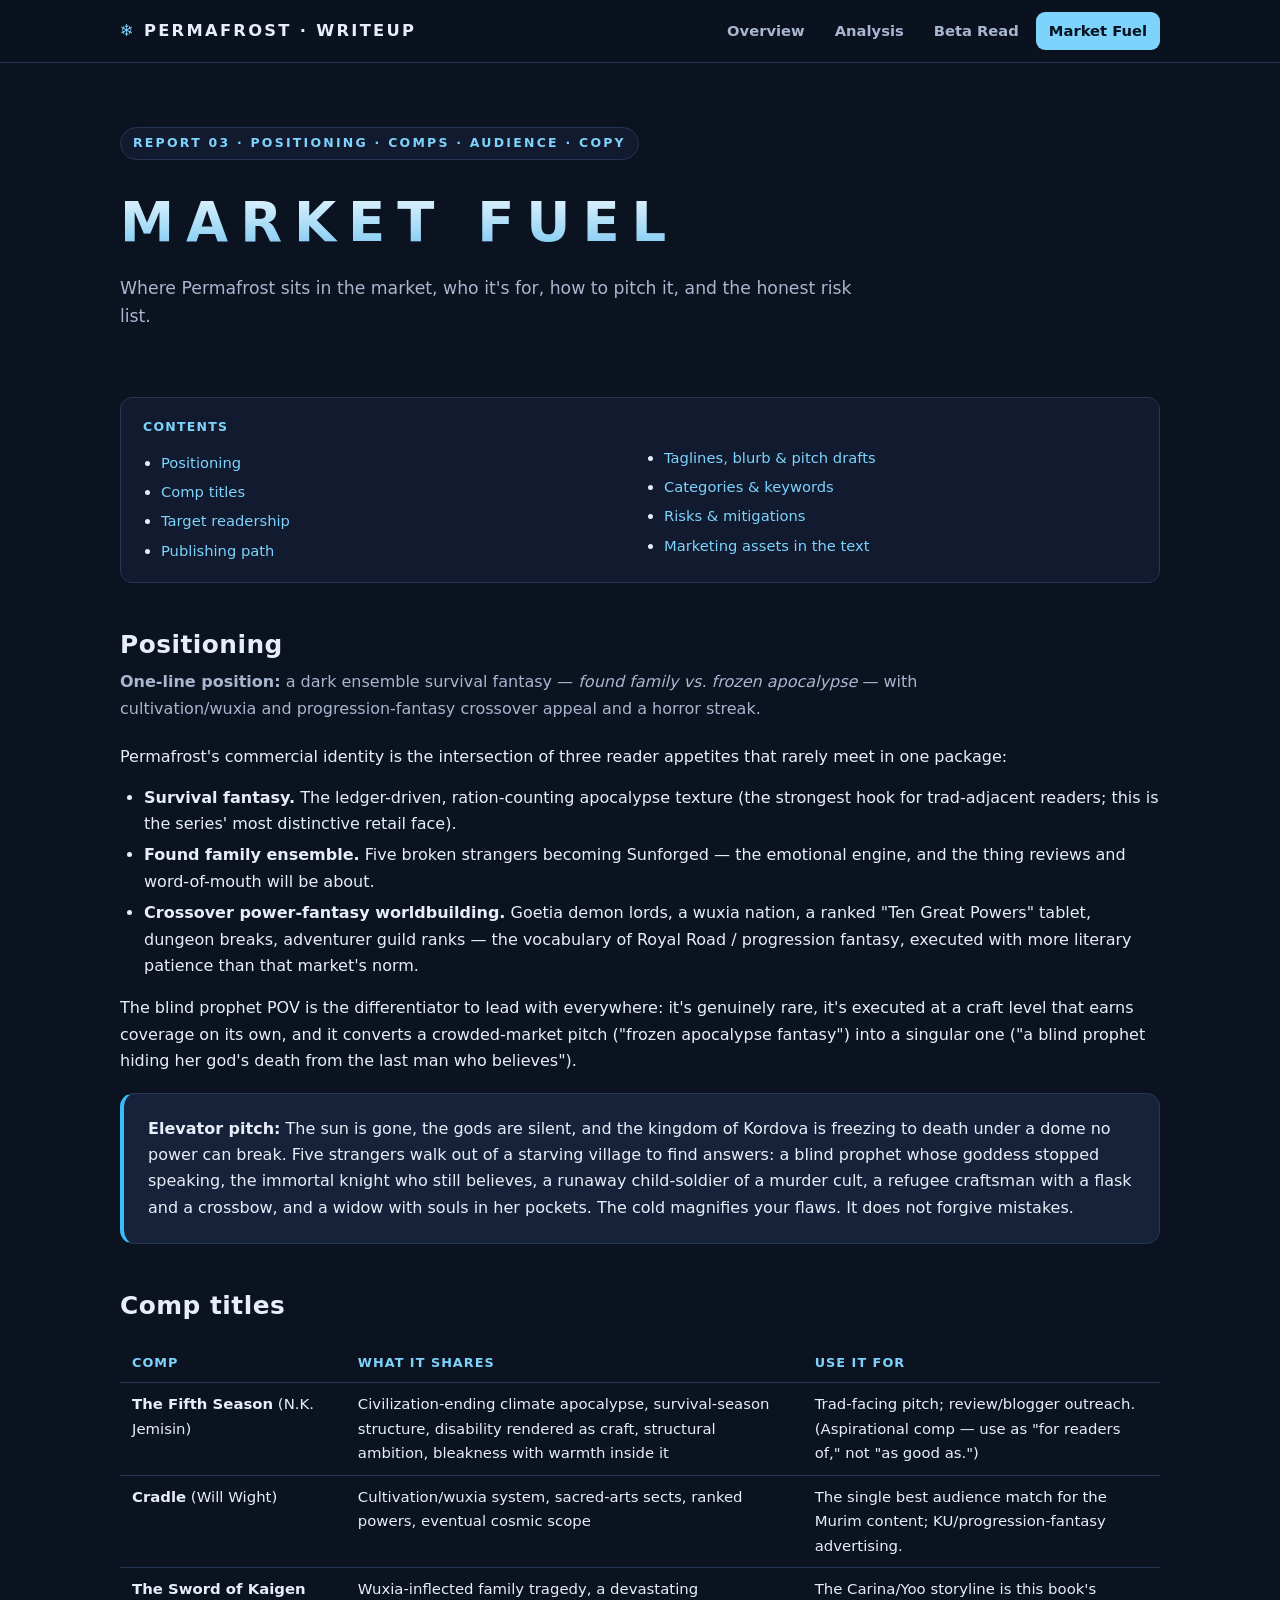
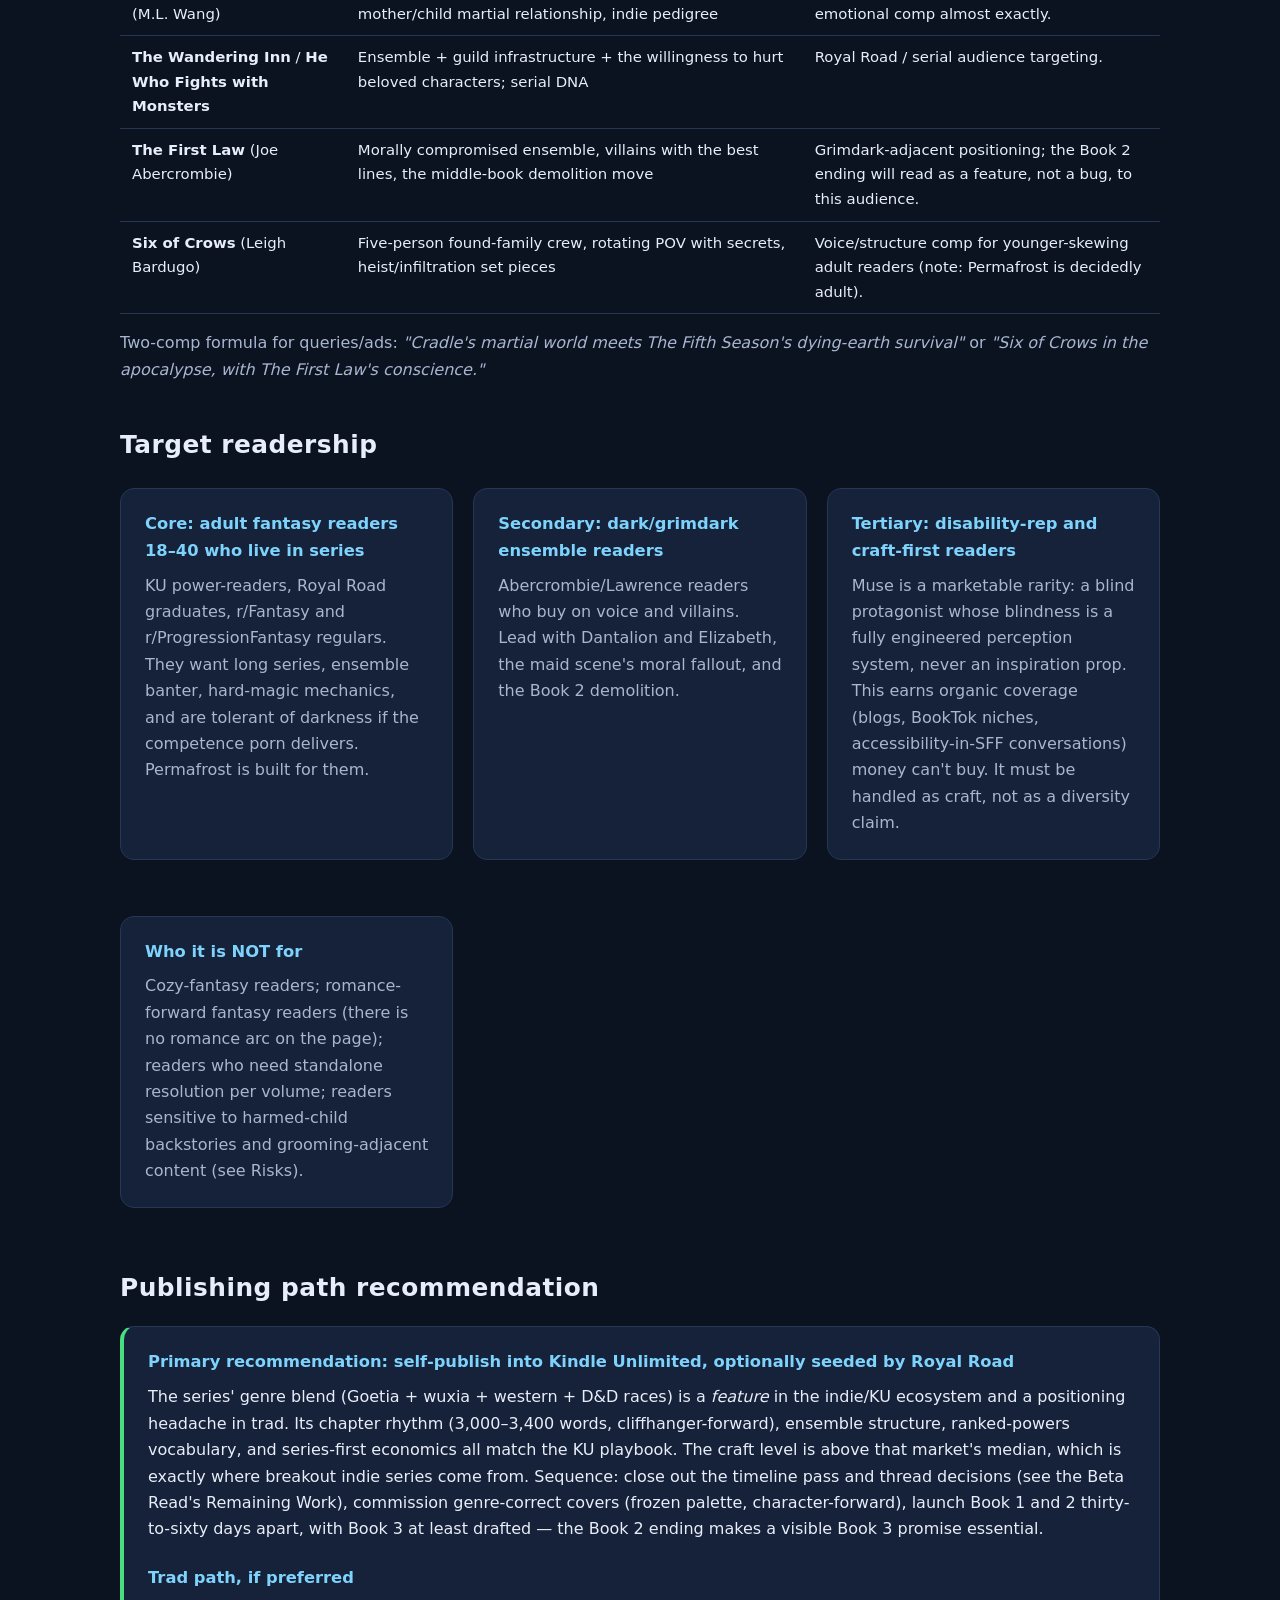
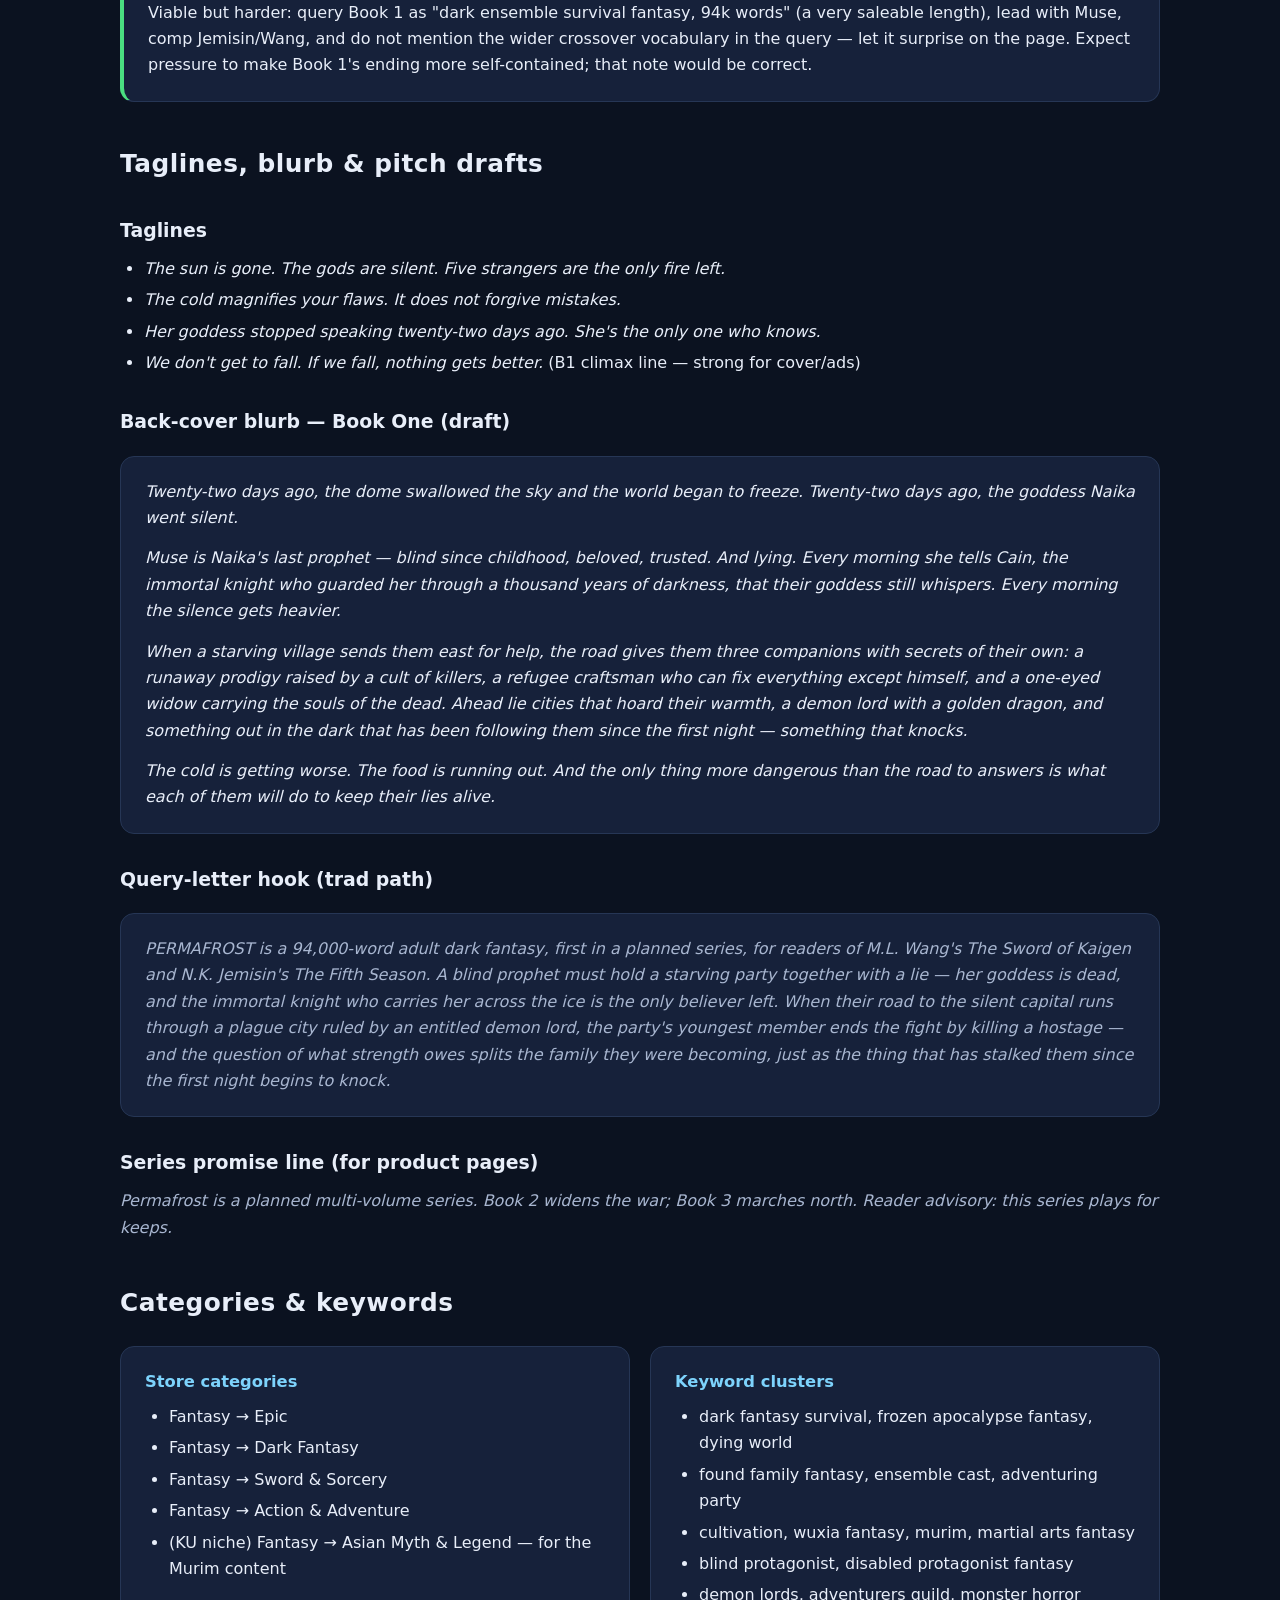
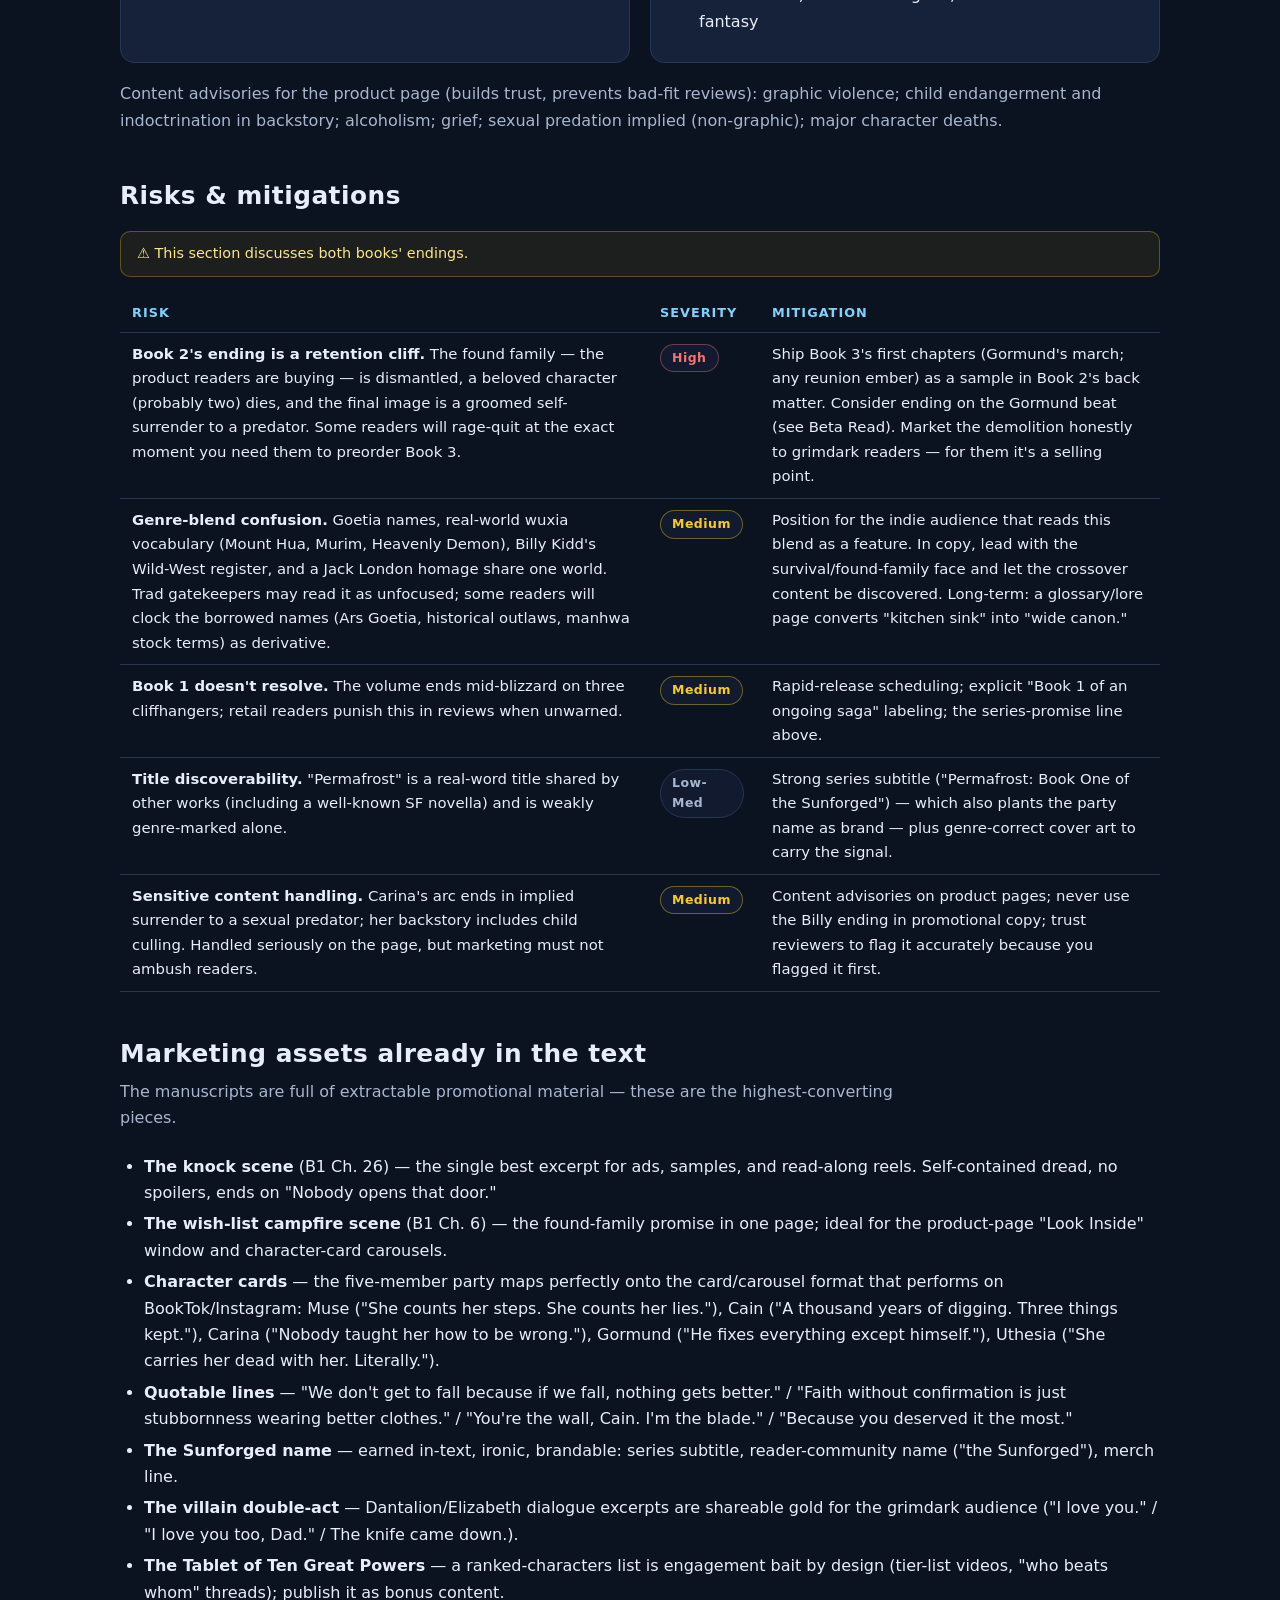
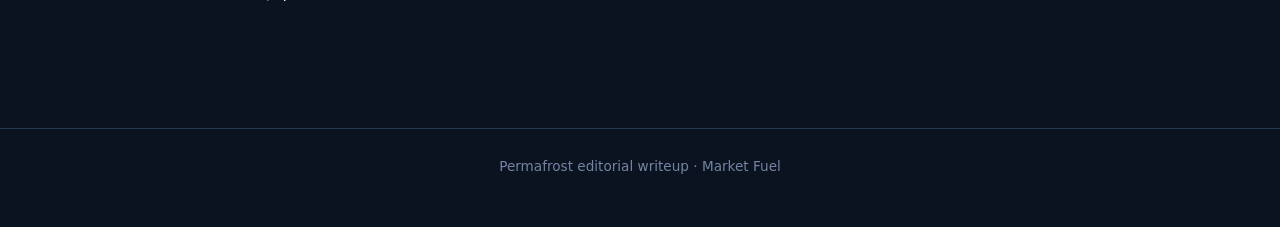
<file: site/market-fuel.html>
<!DOCTYPE html>
<html lang="en">
<head>
<meta charset="UTF-8">
<meta name="viewport" content="width=device-width, initial-scale=1.0">
<title>Market Fuel — Permafrost Writeup</title>
<link rel="stylesheet" href="style.css">
</head>
<body>
<header class="site">
  <nav class="nav">
    <span class="brand"><span class="flake">❄</span>Permafrost · Writeup</span>
    <span class="links">
      <a href="index.html">Overview</a>
      <a href="analysis.html">Analysis</a>
      <a href="beta-read.html">Beta Read</a>
      <a href="market-fuel.html" class="active">Market Fuel</a>
    </span>
  </nav>
</header>

<div class="hero">
  <span class="kicker">Report 03 · Positioning · Comps · Audience · Copy</span>
  <h1>Market Fuel</h1>
  <p class="sub">Where Permafrost sits in the market, who it's for, how to pitch it, and the honest risk list.</p>
</div>

<main>

<div class="toc">
  <strong>Contents</strong>
  <ul>
    <li><a href="#positioning">Positioning</a></li>
    <li><a href="#comps">Comp titles</a></li>
    <li><a href="#audience">Target readership</a></li>
    <li><a href="#path">Publishing path</a></li>
    <li><a href="#copy">Taglines, blurb &amp; pitch drafts</a></li>
    <li><a href="#keywords">Categories &amp; keywords</a></li>
    <li><a href="#risks">Risks &amp; mitigations</a></li>
    <li><a href="#assets">Marketing assets in the text</a></li>
  </ul>
</div>

<section class="block" id="positioning">
  <h2 class="section">Positioning</h2>
  <p class="lede"><strong>One-line position:</strong> a dark ensemble survival fantasy — <em>found family vs. frozen apocalypse</em> — with cultivation/wuxia and progression-fantasy crossover appeal and a horror streak.</p>
  <p>Permafrost's commercial identity is the intersection of three reader appetites that rarely meet in one package:</p>
  <ul>
    <li><strong>Survival fantasy.</strong> The ledger-driven, ration-counting apocalypse texture (the strongest hook for trad-adjacent readers; this is the series' most distinctive retail face).</li>
    <li><strong>Found family ensemble.</strong> Five broken strangers becoming Sunforged — the emotional engine, and the thing reviews and word-of-mouth will be about.</li>
    <li><strong>Crossover power-fantasy worldbuilding.</strong> Goetia demon lords, a wuxia nation, a ranked "Ten Great Powers" tablet, dungeon breaks, adventurer guild ranks — the vocabulary of Royal Road / progression fantasy, executed with more literary patience than that market's norm.</li>
  </ul>
  <p>The blind prophet POV is the differentiator to lead with everywhere: it's genuinely rare, it's executed at a craft level that earns coverage on its own, and it converts a crowded-market pitch ("frozen apocalypse fantasy") into a singular one ("a blind prophet hiding her god's death from the last man who believes").</p>
  <div class="panel frost">
    <p><strong>Elevator pitch:</strong> The sun is gone, the gods are silent, and the kingdom of Kordova is freezing to death under a dome no power can break. Five strangers walk out of a starving village to find answers: a blind prophet whose goddess stopped speaking, the immortal knight who still believes, a runaway child-soldier of a murder cult, a refugee craftsman with a flask and a crossbow, and a widow with souls in her pockets. The cold magnifies your flaws. It does not forgive mistakes.</p>
  </div>
</section>

<section class="block" id="comps">
  <h2 class="section">Comp titles</h2>
  <table>
    <tr><th>Comp</th><th>What it shares</th><th>Use it for</th></tr>
    <tr><td><strong>The Fifth Season</strong> (N.K. Jemisin)</td><td>Civilization-ending climate apocalypse, survival-season structure, disability rendered as craft, structural ambition, bleakness with warmth inside it</td><td>Trad-facing pitch; review/blogger outreach. (Aspirational comp — use as "for readers of," not "as good as.")</td></tr>
    <tr><td><strong>Cradle</strong> (Will Wight)</td><td>Cultivation/wuxia system, sacred-arts sects, ranked powers, eventual cosmic scope</td><td>The single best audience match for the Murim content; KU/progression-fantasy advertising.</td></tr>
    <tr><td><strong>The Sword of Kaigen</strong> (M.L. Wang)</td><td>Wuxia-inflected family tragedy, a devastating mother/child martial relationship, indie pedigree</td><td>The Carina/Yoo storyline is this book's emotional comp almost exactly.</td></tr>
    <tr><td><strong>The Wandering Inn</strong> / <strong>He Who Fights with Monsters</strong></td><td>Ensemble + guild infrastructure + the willingness to hurt beloved characters; serial DNA</td><td>Royal Road / serial audience targeting.</td></tr>
    <tr><td><strong>The First Law</strong> (Joe Abercrombie)</td><td>Morally compromised ensemble, villains with the best lines, the middle-book demolition move</td><td>Grimdark-adjacent positioning; the Book 2 ending will read as a feature, not a bug, to this audience.</td></tr>
    <tr><td><strong>Six of Crows</strong> (Leigh Bardugo)</td><td>Five-person found-family crew, rotating POV with secrets, heist/infiltration set pieces</td><td>Voice/structure comp for younger-skewing adult readers (note: Permafrost is decidedly adult).</td></tr>
  </table>
  <p class="dim">Two-comp formula for queries/ads: <em>"Cradle's martial world meets The Fifth Season's dying-earth survival"</em> or <em>"Six of Crows in the apocalypse, with The First Law's conscience."</em></p>
</section>

<section class="block" id="audience">
  <h2 class="section">Target readership</h2>
  <div class="cols">
    <div class="panel">
      <h4>Core: adult fantasy readers 18–40 who live in series</h4>
      <p class="dim">KU power-readers, Royal Road graduates, r/Fantasy and r/ProgressionFantasy regulars. They want long series, ensemble banter, hard-magic mechanics, and are tolerant of darkness if the competence porn delivers. Permafrost is built for them.</p>
    </div>
    <div class="panel">
      <h4>Secondary: dark/grimdark ensemble readers</h4>
      <p class="dim">Abercrombie/Lawrence readers who buy on voice and villains. Lead with Dantalion and Elizabeth, the maid scene's moral fallout, and the Book 2 demolition.</p>
    </div>
    <div class="panel">
      <h4>Tertiary: disability-rep and craft-first readers</h4>
      <p class="dim">Muse is a marketable rarity: a blind protagonist whose blindness is a fully engineered perception system, never an inspiration prop. This earns organic coverage (blogs, BookTok niches, accessibility-in-SFF conversations) money can't buy. It must be handled as craft, not as a diversity claim.</p>
    </div>
    <div class="panel">
      <h4>Who it is NOT for</h4>
      <p class="dim">Cozy-fantasy readers; romance-forward fantasy readers (there is no romance arc on the page); readers who need standalone resolution per volume; readers sensitive to harmed-child backstories and grooming-adjacent content (see Risks).</p>
    </div>
  </div>
</section>

<section class="block" id="path">
  <h2 class="section">Publishing path recommendation</h2>
  <div class="panel good">
    <h4>Primary recommendation: self-publish into Kindle Unlimited, optionally seeded by Royal Road</h4>
    <p>The series' genre blend (Goetia + wuxia + western + D&amp;D races) is a <em>feature</em> in the indie/KU ecosystem and a positioning headache in trad. Its chapter rhythm (3,000–3,400 words, cliffhanger-forward), ensemble structure, ranked-powers vocabulary, and series-first economics all match the KU playbook. The craft level is above that market's median, which is exactly where breakout indie series come from. Sequence: close out the timeline pass and thread decisions (see the Beta Read's Remaining Work), commission genre-correct covers (frozen palette, character-forward), launch Book 1 and 2 thirty-to-sixty days apart, with Book 3 at least drafted — the Book 2 ending makes a visible Book 3 promise essential.</p>
    <h4>Trad path, if preferred</h4>
    <p>Viable but harder: query Book 1 as "dark ensemble survival fantasy, 94k words" (a very saleable length), lead with Muse, comp Jemisin/Wang, and do not mention the wider crossover vocabulary in the query — let it surprise on the page. Expect pressure to make Book 1's ending more self-contained; that note would be correct.</p>
  </div>
</section>

<section class="block" id="copy">
  <h2 class="section">Taglines, blurb &amp; pitch drafts</h2>

  <h3>Taglines</h3>
  <ul>
    <li><em>The sun is gone. The gods are silent. Five strangers are the only fire left.</em></li>
    <li><em>The cold magnifies your flaws. It does not forgive mistakes.</em></li>
    <li><em>Her goddess stopped speaking twenty-two days ago. She's the only one who knows.</em></li>
    <li><em>We don't get to fall. If we fall, nothing gets better.</em> (B1 climax line — strong for cover/ads)</li>
  </ul>

  <h3>Back-cover blurb — Book One (draft)</h3>
  <div class="panel">
    <p><em>Twenty-two days ago, the dome swallowed the sky and the world began to freeze. Twenty-two days ago, the goddess Naika went silent.</em></p>
    <p><em>Muse is Naika's last prophet — blind since childhood, beloved, trusted. And lying. Every morning she tells Cain, the immortal knight who guarded her through a thousand years of darkness, that their goddess still whispers. Every morning the silence gets heavier.</em></p>
    <p><em>When a starving village sends them east for help, the road gives them three companions with secrets of their own: a runaway prodigy raised by a cult of killers, a refugee craftsman who can fix everything except himself, and a one-eyed widow carrying the souls of the dead. Ahead lie cities that hoard their warmth, a demon lord with a golden dragon, and something out in the dark that has been following them since the first night — something that knocks.</em></p>
    <p><em>The cold is getting worse. The food is running out. And the only thing more dangerous than the road to answers is what each of them will do to keep their lies alive.</em></p>
  </div>

  <h3>Query-letter hook (trad path)</h3>
  <div class="panel">
    <p class="dim"><em>PERMAFROST is a 94,000-word adult dark fantasy, first in a planned series, for readers of M.L. Wang's The Sword of Kaigen and N.K. Jemisin's The Fifth Season. A blind prophet must hold a starving party together with a lie — her goddess is dead, and the immortal knight who carries her across the ice is the only believer left. When their road to the silent capital runs through a plague city ruled by an entitled demon lord, the party's youngest member ends the fight by killing a hostage — and the question of what strength owes splits the family they were becoming, just as the thing that has stalked them since the first night begins to knock.</em></p>
  </div>

  <h3>Series promise line (for product pages)</h3>
  <p class="dim"><em>Permafrost is a planned multi-volume series. Book 2 widens the war; Book 3 marches north. Reader advisory: this series plays for keeps.</em></p>
</section>

<section class="block" id="keywords">
  <h2 class="section">Categories &amp; keywords</h2>
  <div class="cols">
    <div class="panel">
      <h4>Store categories</h4>
      <ul>
        <li>Fantasy → Epic</li>
        <li>Fantasy → Dark Fantasy</li>
        <li>Fantasy → Sword &amp; Sorcery</li>
        <li>Fantasy → Action &amp; Adventure</li>
        <li>(KU niche) Fantasy → Asian Myth &amp; Legend — for the Murim content</li>
      </ul>
    </div>
    <div class="panel">
      <h4>Keyword clusters</h4>
      <ul>
        <li>dark fantasy survival, frozen apocalypse fantasy, dying world</li>
        <li>found family fantasy, ensemble cast, adventuring party</li>
        <li>cultivation, wuxia fantasy, murim, martial arts fantasy</li>
        <li>blind protagonist, disabled protagonist fantasy</li>
        <li>demon lords, adventurers guild, monster horror fantasy</li>
      </ul>
    </div>
  </div>
  <p class="dim">Content advisories for the product page (builds trust, prevents bad-fit reviews): graphic violence; child endangerment and indoctrination in backstory; alcoholism; grief; sexual predation implied (non-graphic); major character deaths.</p>
</section>

<section class="block" id="risks">
  <h2 class="section">Risks &amp; mitigations</h2>
  <div class="spoiler-note">⚠ This section discusses both books' endings.</div>
  <table>
    <tr><th>Risk</th><th>Severity</th><th>Mitigation</th></tr>
    <tr>
      <td><strong>Book 2's ending is a retention cliff.</strong> The found family — the product readers are buying — is dismantled, a beloved character (probably two) dies, and the final image is a groomed self-surrender to a predator. Some readers will rage-quit at the exact moment you need them to preorder Book 3.</td>
      <td><span class="pill bad">High</span></td>
      <td>Ship Book 3's first chapters (Gormund's march; any reunion ember) as a sample in Book 2's back matter. Consider ending on the Gormund beat (see Beta Read). Market the demolition honestly to grimdark readers — for them it's a selling point.</td>
    </tr>
    <tr>
      <td><strong>Genre-blend confusion.</strong> Goetia names, real-world wuxia vocabulary (Mount Hua, Murim, Heavenly Demon), Billy Kidd's Wild-West register, and a Jack London homage share one world. Trad gatekeepers may read it as unfocused; some readers will clock the borrowed names (Ars Goetia, historical outlaws, manhwa stock terms) as derivative.</td>
      <td><span class="pill warn">Medium</span></td>
      <td>Position for the indie audience that reads this blend as a feature. In copy, lead with the survival/found-family face and let the crossover content be discovered. Long-term: a glossary/lore page converts "kitchen sink" into "wide canon."</td>
    </tr>
    <tr>
      <td><strong>Book 1 doesn't resolve.</strong> The volume ends mid-blizzard on three cliffhangers; retail readers punish this in reviews when unwarned.</td>
      <td><span class="pill warn">Medium</span></td>
      <td>Rapid-release scheduling; explicit "Book 1 of an ongoing saga" labeling; the series-promise line above.</td></tr>
    <tr>
      <td><strong>Title discoverability.</strong> "Permafrost" is a real-word title shared by other works (including a well-known SF novella) and is weakly genre-marked alone.</td>
      <td><span class="pill">Low-Med</span></td>
      <td>Strong series subtitle ("Permafrost: Book One of the Sunforged") — which also plants the party name as brand — plus genre-correct cover art to carry the signal.</td>
    </tr>
    <tr>
      <td><strong>Sensitive content handling.</strong> Carina's arc ends in implied surrender to a sexual predator; her backstory includes child culling. Handled seriously on the page, but marketing must not ambush readers.</td>
      <td><span class="pill warn">Medium</span></td>
      <td>Content advisories on product pages; never use the Billy ending in promotional copy; trust reviewers to flag it accurately because you flagged it first.</td>
    </tr>
  </table>
</section>

<section class="block" id="assets">
  <h2 class="section">Marketing assets already in the text</h2>
  <p class="lede">The manuscripts are full of extractable promotional material — these are the highest-converting pieces.</p>
  <ul>
    <li><strong>The knock scene</strong> (B1 Ch. 26) — the single best excerpt for ads, samples, and read-along reels. Self-contained dread, no spoilers, ends on "Nobody opens that door."</li>
    <li><strong>The wish-list campfire scene</strong> (B1 Ch. 6) — the found-family promise in one page; ideal for the product-page "Look Inside" window and character-card carousels.</li>
    <li><strong>Character cards</strong> — the five-member party maps perfectly onto the card/carousel format that performs on BookTok/Instagram: Muse ("She counts her steps. She counts her lies."), Cain ("A thousand years of digging. Three things kept."), Carina ("Nobody taught her how to be wrong."), Gormund ("He fixes everything except himself."), Uthesia ("She carries her dead with her. Literally.").</li>
    <li><strong>Quotable lines</strong> — "We don't get to fall because if we fall, nothing gets better." / "Faith without confirmation is just stubbornness wearing better clothes." / "You're the wall, Cain. I'm the blade." / "Because you deserved it the most."</li>
    <li><strong>The Sunforged name</strong> — earned in-text, ironic, brandable: series subtitle, reader-community name ("the Sunforged"), merch line.</li>
    <li><strong>The villain double-act</strong> — Dantalion/Elizabeth dialogue excerpts are shareable gold for the grimdark audience ("I love you." / "I love you too, Dad." / The knife came down.).</li>
    <li><strong>The Tablet of Ten Great Powers</strong> — a ranked-characters list is engagement bait by design (tier-list videos, "who beats whom" threads); publish it as bonus content.</li>
  </ul>
</section>

</main>
<footer class="site">Permafrost editorial writeup · Market Fuel</footer>
</body>
</html>
</file>
<file: site/style.css>
/* Permafrost — AutoCrit-style Writeup */
:root {
  --bg: #0b1220;
  --bg-soft: #111a2e;
  --panel: #16213a;
  --panel-2: #1b2845;
  --ink: #e8eef9;
  --ink-dim: #a8b6d0;
  --ink-faint: #7385a3;
  --frost: #7dd3fc;
  --frost-deep: #38bdf8;
  --ember: #fb923c;
  --good: #4ade80;
  --warn: #facc15;
  --bad: #f87171;
  --line: #263655;
  --radius: 14px;
  --maxw: 1080px;
}
* { box-sizing: border-box; }
html { scroll-behavior: smooth; }
body {
  margin: 0;
  background: var(--bg);
  background-image:
    radial-gradient(1200px 500px at 80% -10%, rgba(56,189,248,.10), transparent 60%),
    radial-gradient(900px 420px at 10% -5%, rgba(125,211,252,.07), transparent 60%);
  color: var(--ink);
  font: 16px/1.65 "Segoe UI", system-ui, -apple-system, "Helvetica Neue", Arial, sans-serif;
}
a { color: var(--frost); text-decoration: none; }
a:hover { text-decoration: underline; }

/* ---------- Header / nav ---------- */
header.site {
  border-bottom: 1px solid var(--line);
  background: rgba(11,18,32,.85);
  backdrop-filter: blur(8px);
  position: sticky; top: 0; z-index: 50;
}
.nav {
  max-width: var(--maxw); margin: 0 auto; padding: 12px 20px;
  display: flex; align-items: center; gap: 18px; flex-wrap: wrap;
}
.brand {
  font-weight: 800; letter-spacing: .14em; font-size: 1.02rem;
  color: var(--ink); text-transform: uppercase;
}
.brand .flake { color: var(--frost); margin-right: 8px; }
.nav .links { display: flex; gap: 4px; flex-wrap: wrap; margin-left: auto; }
.nav .links a {
  color: var(--ink-dim); padding: 7px 13px; border-radius: 9px; font-size: .92rem;
  font-weight: 600;
}
.nav .links a:hover { color: var(--ink); background: var(--panel); text-decoration: none; }
.nav .links a.active { color: #06121f; background: var(--frost); }

/* ---------- Hero ---------- */
.hero { max-width: var(--maxw); margin: 0 auto; padding: 64px 20px 28px; }
.hero h1 {
  margin: 0 0 6px; font-size: clamp(2.1rem, 5vw, 3.4rem); letter-spacing: .22em;
  text-transform: uppercase; font-weight: 900;
  background: linear-gradient(180deg, #ffffff, #9fd8f7 60%, #5db6e8);
  -webkit-background-clip: text; background-clip: text; color: transparent;
}
.hero .sub { color: var(--ink-dim); font-size: 1.08rem; max-width: 760px; }
.hero .meta { color: var(--ink-faint); font-size: .88rem; margin-top: 14px; }
.kicker {
  display: inline-block; font-size: .78rem; font-weight: 700; letter-spacing: .18em;
  text-transform: uppercase; color: var(--frost); border: 1px solid var(--line);
  background: var(--bg-soft); padding: 5px 12px; border-radius: 999px; margin-bottom: 18px;
}

/* ---------- Layout ---------- */
main { max-width: var(--maxw); margin: 0 auto; padding: 24px 20px 80px; }
section.block { margin: 42px 0; }
h2.section {
  font-size: 1.55rem; margin: 0 0 4px; letter-spacing: .02em;
}
h2.section + .lede { color: var(--ink-dim); margin: 0 0 22px; max-width: 820px; }
h3 { margin: 30px 0 10px; font-size: 1.18rem; }
h4 { margin: 22px 0 8px; font-size: 1.02rem; color: var(--frost); }
p { margin: 0 0 14px; }
ul, ol { margin: 0 0 16px; padding-left: 24px; }
li { margin: 5px 0; }
.dim { color: var(--ink-dim); }
.faint { color: var(--ink-faint); font-size: .9rem; }

/* ---------- Cards ---------- */
.cards { display: grid; gap: 18px; grid-template-columns: repeat(auto-fit, minmax(260px, 1fr)); }
.card {
  background: linear-gradient(180deg, var(--panel-2), var(--panel));
  border: 1px solid var(--line); border-radius: var(--radius); padding: 22px;
}
.card h3 { margin: 6px 0 8px; }
.card .tag { font-size: .76rem; letter-spacing: .14em; text-transform: uppercase; color: var(--frost); font-weight: 700; }
.card p { color: var(--ink-dim); font-size: .95rem; }
.card a.cta { font-weight: 700; }

/* ---------- Stat tiles ---------- */
.stats { display: grid; gap: 14px; grid-template-columns: repeat(auto-fit, minmax(150px, 1fr)); margin: 22px 0; }
.stat {
  background: var(--bg-soft); border: 1px solid var(--line); border-radius: 12px;
  padding: 14px 16px;
}
.stat .num { font-size: 1.5rem; font-weight: 800; color: var(--frost); }
.stat .lbl { font-size: .8rem; color: var(--ink-faint); text-transform: uppercase; letter-spacing: .08em; }

/* ---------- Panels & verdict boxes ---------- */
.panel {
  background: var(--panel); border: 1px solid var(--line); border-radius: var(--radius);
  padding: 22px 24px; margin: 18px 0;
}
.panel.good { border-left: 4px solid var(--good); }
.panel.warn { border-left: 4px solid var(--warn); }
.panel.bad  { border-left: 4px solid var(--bad); }
.panel.frost{ border-left: 4px solid var(--frost-deep); }
.panel > :last-child { margin-bottom: 0; }
.panel h3:first-child, .panel h4:first-child { margin-top: 0; }

blockquote {
  margin: 16px 0; padding: 14px 20px; border-left: 3px solid var(--frost-deep);
  background: var(--bg-soft); border-radius: 0 10px 10px 0; color: var(--ink-dim);
  font-style: italic;
}
blockquote .attr { display: block; margin-top: 8px; font-style: normal; font-size: .82rem; color: var(--ink-faint); }
code {
  background: var(--bg-soft); border: 1px solid var(--line); padding: 1px 7px;
  border-radius: 6px; font-size: .9em; color: #bfe3ff;
}

/* ---------- Tables ---------- */
table { width: 100%; border-collapse: collapse; margin: 16px 0; font-size: .93rem; }
th, td { text-align: left; padding: 9px 12px; border-bottom: 1px solid var(--line); vertical-align: top; }
th { color: var(--frost); font-size: .8rem; text-transform: uppercase; letter-spacing: .08em; }
tr:hover td { background: rgba(125,211,252,.04); }
td.num, th.num { text-align: right; font-variant-numeric: tabular-nums; }

/* ---------- Score bars ---------- */
.scorebar { margin: 12px 0; }
.scorebar .row { display: flex; align-items: center; gap: 12px; margin: 9px 0; }
.scorebar .lbl { flex: 0 0 220px; font-size: .92rem; color: var(--ink-dim); }
.scorebar .track { flex: 1; height: 12px; background: var(--bg-soft); border-radius: 999px; overflow: hidden; border: 1px solid var(--line); }
.scorebar .fill { height: 100%; border-radius: 999px; background: linear-gradient(90deg, var(--frost-deep), var(--frost)); }
.scorebar .fill.ember { background: linear-gradient(90deg, #f97316, #fdba74); }
.scorebar .val { flex: 0 0 52px; text-align: right; font-weight: 700; font-variant-numeric: tabular-nums; }

/* ---------- Pacing chart (CSS bars) ---------- */
.chart {
  display: flex; align-items: flex-end; gap: 3px; height: 170px;
  background: var(--bg-soft); border: 1px solid var(--line); border-radius: 12px;
  padding: 14px 14px 8px;
}
.chart .bar {
  flex: 1; min-width: 4px; background: linear-gradient(180deg, var(--frost), var(--frost-deep));
  border-radius: 3px 3px 0 0; position: relative; opacity: .85;
}
.chart .bar:hover { opacity: 1; }
.chart .bar:hover::after {
  content: attr(data-tip); position: absolute; bottom: calc(100% + 6px); left: 50%;
  transform: translateX(-50%); white-space: nowrap; background: #06121f; color: var(--ink);
  border: 1px solid var(--line); font-size: .75rem; padding: 4px 9px; border-radius: 7px; z-index: 5;
}
.chart-cap { font-size: .82rem; color: var(--ink-faint); margin: 6px 4px 0; }

/* ---------- Accordions (chapter-by-chapter) ---------- */
details {
  border: 1px solid var(--line); border-radius: 11px; background: var(--panel);
  margin: 10px 0; overflow: hidden;
}
details summary {
  cursor: pointer; padding: 13px 18px; font-weight: 700; list-style: none;
  display: flex; align-items: baseline; gap: 12px;
}
details summary::-webkit-details-marker { display: none; }
details summary::before { content: "▸"; color: var(--frost); transition: transform .15s; }
details[open] summary::before { transform: rotate(90deg); }
details summary .ch-title { color: var(--ink); }
details summary .ch-pov { margin-left: auto; font-size: .78rem; color: var(--ink-faint); font-weight: 600; white-space: nowrap; }
details .body { padding: 2px 20px 16px; color: var(--ink-dim); font-size: .95rem; }
details .body > :last-child { margin-bottom: 0; }
details .body p { margin: 0 0 10px; }
details .body p.recap { color: var(--ink-faint); font-style: italic; }
details .body p.fn strong { color: var(--frost); }
details .body p.works::before { content: "✓ "; color: var(--good); font-weight: 800; }
details .body p.works { color: #cdeeda; }
details .body p.falt::before { content: "✗ "; color: var(--bad); font-weight: 800; }
details .body p.falt { color: #f0cfcf; }

/* ---------- Pills / badges ---------- */
.pill {
  display: inline-block; padding: 3px 11px; border-radius: 999px; font-size: .78rem;
  font-weight: 700; letter-spacing: .04em; border: 1px solid var(--line);
  background: var(--bg-soft); color: var(--ink-dim); margin: 2px 4px 2px 0;
}
.pill.good { color: var(--good); border-color: rgba(74,222,128,.4); }
.pill.warn { color: var(--warn); border-color: rgba(250,204,21,.4); }
.pill.bad  { color: var(--bad);  border-color: rgba(248,113,113,.4); }
.pill.frost{ color: var(--frost); border-color: rgba(125,211,252,.4); }

/* ---------- Character cards ---------- */
.char {
  display: grid; grid-template-columns: 64px 1fr; gap: 18px;
  background: var(--panel); border: 1px solid var(--line); border-radius: var(--radius);
  padding: 22px; margin: 16px 0;
}
.char .sigil {
  width: 64px; height: 64px; border-radius: 50%; display: flex; align-items: center; justify-content: center;
  font-size: 1.5rem; font-weight: 900; background: var(--bg-soft); border: 2px solid var(--frost-deep);
  color: var(--frost);
}
.char h3 { margin: 0 0 2px; }
.char .role { color: var(--ink-faint); font-size: .86rem; margin-bottom: 10px; }
.char p { color: var(--ink-dim); font-size: .95rem; }

/* ---------- Two-col ---------- */
.cols { display: grid; gap: 20px; grid-template-columns: repeat(auto-fit, minmax(320px, 1fr)); }

/* ---------- TOC ---------- */
.toc {
  background: var(--bg-soft); border: 1px solid var(--line); border-radius: 12px;
  padding: 16px 22px; font-size: .92rem;
}
.toc strong { color: var(--frost); letter-spacing: .1em; font-size: .78rem; text-transform: uppercase; }
.toc ul { margin: 8px 0 0; columns: 2; gap: 30px; padding-left: 18px; }
@media (max-width: 640px) { .toc ul { columns: 1; } .scorebar .lbl { flex-basis: 130px; } .char { grid-template-columns: 1fr; } }

footer.site {
  border-top: 1px solid var(--line); color: var(--ink-faint); font-size: .85rem;
  padding: 26px 20px 50px; text-align: center;
}
.spoiler-note {
  background: rgba(250,204,21,.07); border: 1px solid rgba(250,204,21,.3); color: #fde68a;
  border-radius: 10px; padding: 10px 16px; font-size: .9rem; margin: 14px 0;
}
</file>
